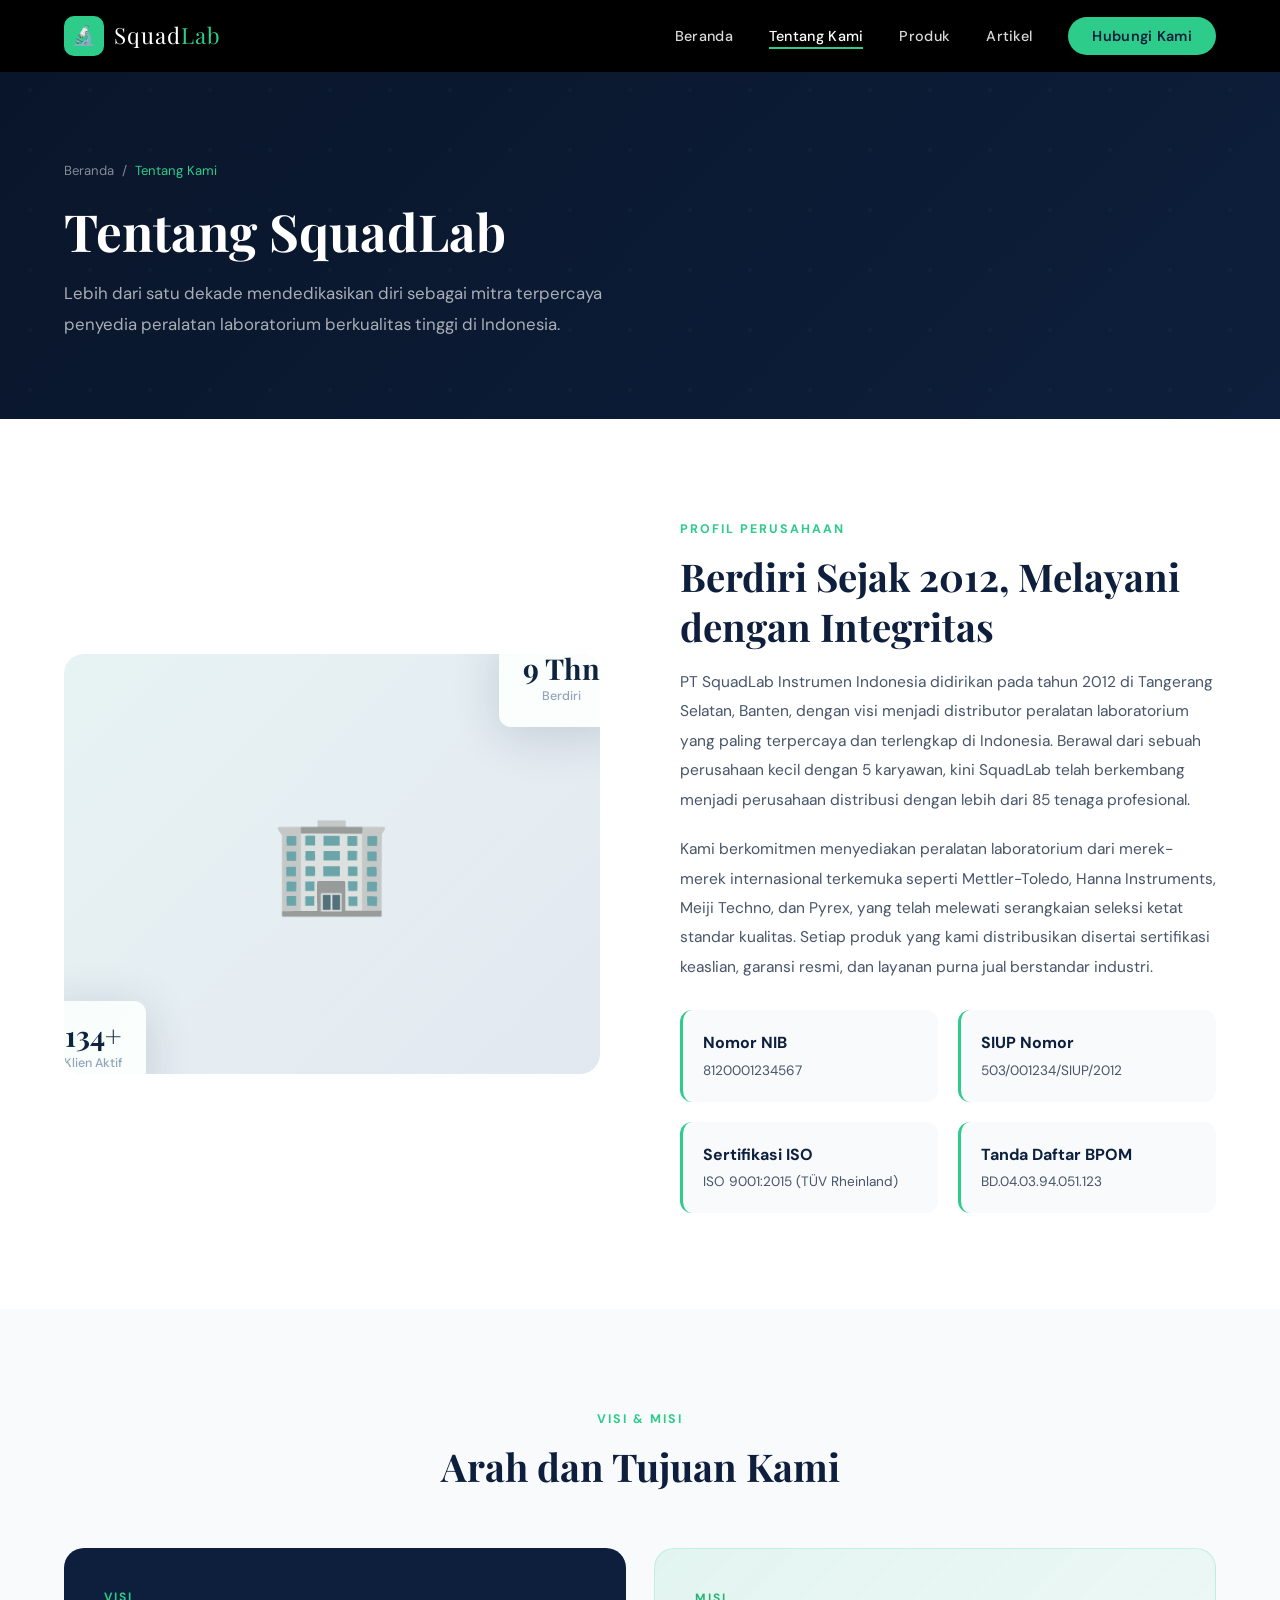
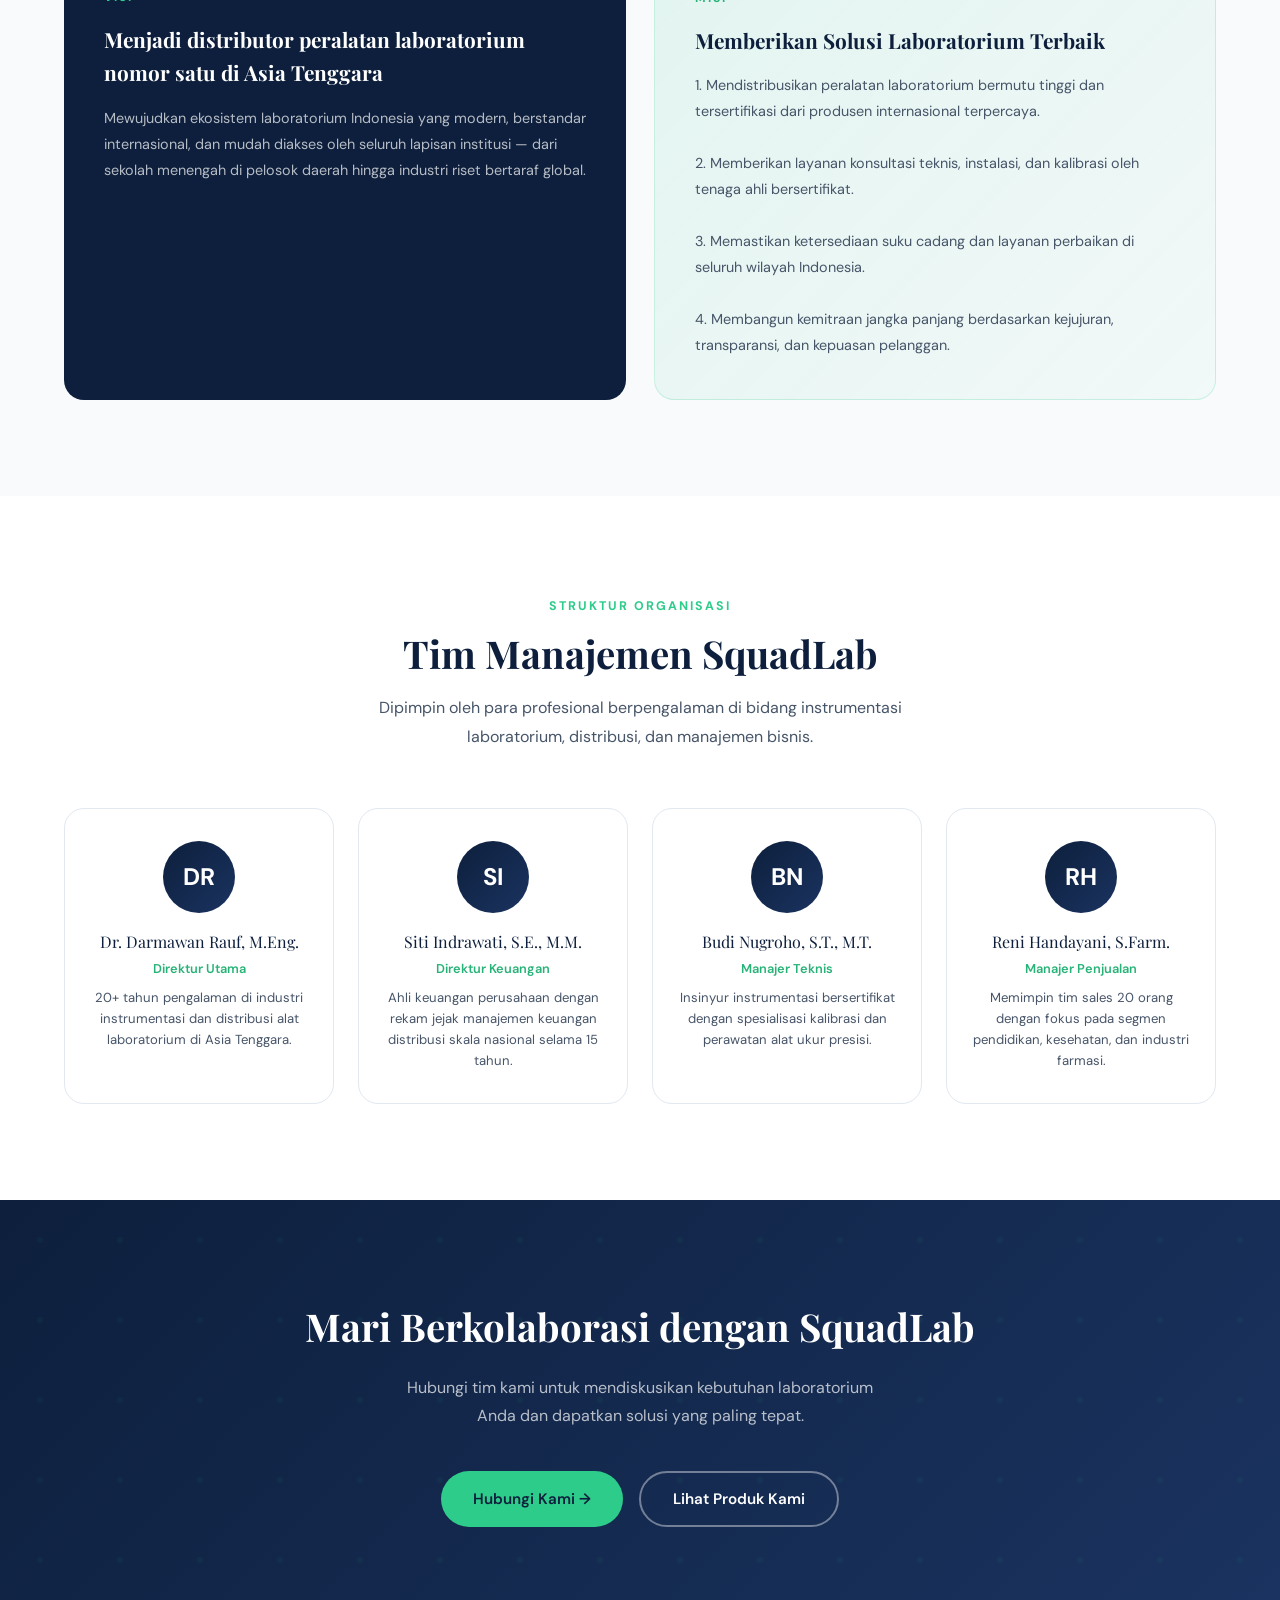
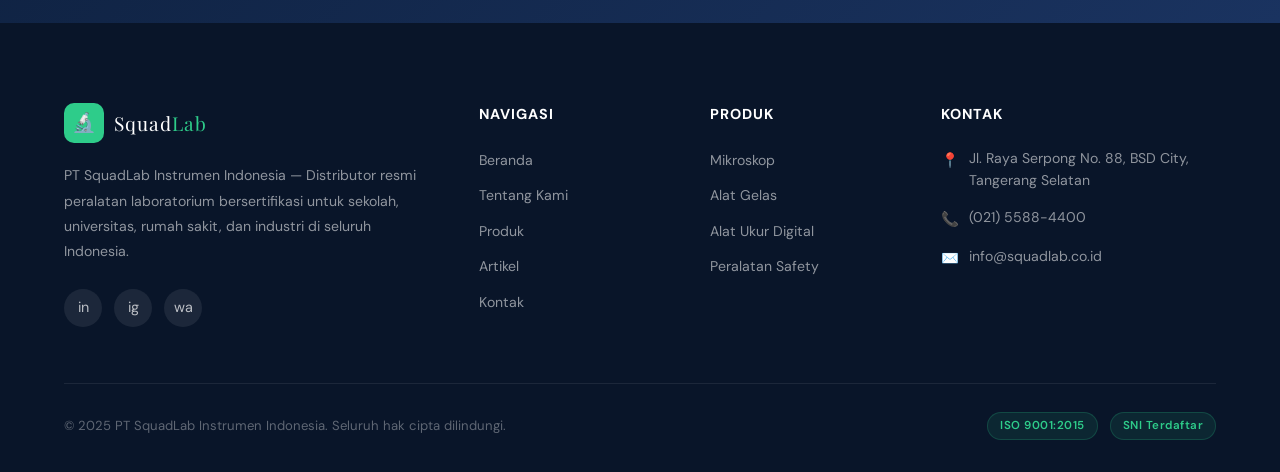
<file: squadlab/about.html>
<!DOCTYPE html>
<html lang="id">
<head>
  <meta charset="UTF-8">
  <meta name="viewport" content="width=device-width, initial-scale=1.0">
  <title>Tentang Kami – SquadLab Distributor Alat Laboratorium</title>
  <meta name="description" content="Kenali lebih dekat PT SquadLab Instrumen Indonesia – sejarah, visi misi, nilai-nilai perusahaan, dan tim di balik layanan distribusi peralatan laboratorium kami.">
  <link rel="stylesheet" href="style.css">
  <link rel="icon" type="image/svg+xml"
href="data:image/svg+xml,%3Csvg xmlns='http://www.w3.org/2000/svg' viewBox='0 0 100 100'%3E%3Ctext y='.9em' font-size='90'%3E%F0%9F%94%AC%3C/text%3E%3C/svg%3E">
</head>
<body>
<div id="page-loader">
  <div class="loader-logo">
    <div class="loader-dot"></div><div class="loader-dot"></div><div class="loader-dot"></div>
    <span>SquadLab</span>
  </div>
</div>

<nav id="navbar">
  <a href="index.html" class="nav-logo">
    <div class="nav-logo-icon">🔬</div>
    <span class="nav-logo-text">Squad<span>Lab</span></span>
  </a>
  <ul class="nav-links">
    <li><a href="index.html">Beranda</a></li>
    <li><a href="about.html">Tentang Kami</a></li>
    <li><a href="products.html">Produk</a></li>
    <li><a href="articles.html">Artikel</a></li>
    <li><a href="contact.html" class="nav-cta">Hubungi Kami</a></li>
  </ul>
  <div class="hamburger"><span></span><span></span><span></span></div>
</nav>

<!-- PAGE HERO -->
<div class="page-hero">
  <div class="page-hero-inner">
    <div class="breadcrumb">
      <a href="index.html">Beranda</a> / <span>Tentang Kami</span>
    </div>
    <h1 class="page-hero-title">Tentang SquadLab</h1>
    <p class="page-hero-subtitle">Lebih dari satu dekade mendedikasikan diri sebagai mitra terpercaya penyedia peralatan laboratorium berkualitas tinggi di Indonesia.</p>
  </div>
</div>

<!-- PROFIL PERUSAHAAN -->
<section class="section">
  <div class="section-inner">
    <div class="about-intro-grid">
      <div class="about-visual fade-in">
        <div class="about-img-frame">🏢
          <div class="about-stat-card top-right">
            <span class="about-stat-num" data-count="12" data-suffix=" Thn">12 Thn</span>
            <div class="about-stat-label">Berdiri</div>
          </div>
          <div class="about-stat-card bottom-left">
            <span class="about-stat-num" data-count="350" data-suffix="+">350+</span>
            <div class="about-stat-label">Klien Aktif</div>
          </div>
        </div>
      </div>
      <div class="fade-up">
        <span class="section-label">Profil Perusahaan</span>
        <h2 class="section-title">Berdiri Sejak 2012, Melayani dengan Integritas</h2>
        <p style="color:var(--gray-600); font-size:0.97rem; line-height:1.9; margin-bottom:20px;">
          PT SquadLab Instrumen Indonesia didirikan pada tahun 2012 di Tangerang Selatan, Banten, dengan visi menjadi distributor peralatan laboratorium yang paling terpercaya dan terlengkap di Indonesia. Berawal dari sebuah perusahaan kecil dengan 5 karyawan, kini SquadLab telah berkembang menjadi perusahaan distribusi dengan lebih dari 85 tenaga profesional.
        </p>
        <p style="color:var(--gray-600); font-size:0.97rem; line-height:1.9; margin-bottom:28px;">
          Kami berkomitmen menyediakan peralatan laboratorium dari merek-merek internasional terkemuka seperti Mettler-Toledo, Hanna Instruments, Meiji Techno, dan Pyrex, yang telah melewati serangkaian seleksi ketat standar kualitas. Setiap produk yang kami distribusikan disertai sertifikasi keaslian, garansi resmi, dan layanan purna jual berstandar industri.
        </p>
        <div style="display:grid; grid-template-columns:1fr 1fr; gap:20px;">
          <div style="background:var(--off-white); border-radius:var(--radius); padding:20px; border-left:3px solid var(--green);">
            <div style="font-weight:700; color:var(--navy); margin-bottom:4px;">Nomor NIB</div>
            <div style="font-size:0.85rem; color:var(--gray-600);">8120001234567</div>
          </div>
          <div style="background:var(--off-white); border-radius:var(--radius); padding:20px; border-left:3px solid var(--green);">
            <div style="font-weight:700; color:var(--navy); margin-bottom:4px;">SIUP Nomor</div>
            <div style="font-size:0.85rem; color:var(--gray-600);">503/001234/SIUP/2012</div>
          </div>
          <div style="background:var(--off-white); border-radius:var(--radius); padding:20px; border-left:3px solid var(--green);">
            <div style="font-weight:700; color:var(--navy); margin-bottom:4px;">Sertifikasi ISO</div>
            <div style="font-size:0.85rem; color:var(--gray-600);">ISO 9001:2015 (TÜV Rheinland)</div>
          </div>
          <div style="background:var(--off-white); border-radius:var(--radius); padding:20px; border-left:3px solid var(--green);">
            <div style="font-weight:700; color:var(--navy); margin-bottom:4px;">Tanda Daftar BPOM</div>
            <div style="font-size:0.85rem; color:var(--gray-600);">BD.04.03.94.051.123</div>
          </div>
        </div>
      </div>
    </div>
  </div>
</section>

<!-- VISI MISI -->
<section class="section clients-section">
  <div class="section-inner">
    <div class="section-header center fade-up">
      <span class="section-label">Visi & Misi</span>
      <h2 class="section-title">Arah dan Tujuan Kami</h2>
    </div>
    <div class="vision-mission-grid fade-up">
      <div class="vm-card vision">
        <div class="vm-card-label">Visi</div>
        <h3 class="vm-card-title">Menjadi distributor peralatan laboratorium nomor satu di Asia Tenggara</h3>
        <p class="vm-card-text">Mewujudkan ekosistem laboratorium Indonesia yang modern, berstandar internasional, dan mudah diakses oleh seluruh lapisan institusi — dari sekolah menengah di pelosok daerah hingga industri riset bertaraf global.</p>
      </div>
      <div class="vm-card mission">
        <div class="vm-card-label">Misi</div>
        <h3 class="vm-card-title">Memberikan Solusi Laboratorium Terbaik</h3>
        <p class="vm-card-text">
          1. Mendistribusikan peralatan laboratorium bermutu tinggi dan tersertifikasi dari produsen internasional terpercaya.<br><br>
          2. Memberikan layanan konsultasi teknis, instalasi, dan kalibrasi oleh tenaga ahli bersertifikat.<br><br>
          3. Memastikan ketersediaan suku cadang dan layanan perbaikan di seluruh wilayah Indonesia.<br><br>
          4. Membangun kemitraan jangka panjang berdasarkan kejujuran, transparansi, dan kepuasan pelanggan.
        </p>
      </div>
    </div>
  </div>
</section>

<!-- TIMELINE -->
<!-- <section class="section">
  <div class="section-inner">
    <div class="section-header fade-up">
      <span class="section-label">Perjalanan Kami</span>
      <h2 class="section-title">Dua Belas Tahun Berkembang Bersama Indonesia</h2>
    </div>
    <div style="max-width:700px;" class="fade-up">
      <div class="timeline">
        <div class="timeline-item">
          <div class="timeline-dot"></div>
          <div class="timeline-year">2012</div>
          <div class="timeline-title">Pendirian SquadLab</div>
          <p class="timeline-text">PT SquadLab Instrumen Indonesia resmi berdiri di BSD City, Tangerang Selatan. Memulai operasional dengan 5 karyawan dan fokus pada distribusi mikroskop dan alat gelas laboratorium untuk sekolah menengah di wilayah Jabodetabek.</p>
        </div>
        <div class="timeline-item">
          <div class="timeline-dot"></div>
          <div class="timeline-year">2014</div>
          <div class="timeline-title">Ekspansi ke Perguruan Tinggi</div>
          <p class="timeline-text">Berhasil menjalin kerjasama resmi dengan Universitas Indonesia dan ITB sebagai salah satu vendor tetap. Memperluas katalog produk dengan menambahkan alat ukur digital dan peralatan analisis kimia.</p>
        </div>
        <div class="timeline-item">
          <div class="timeline-dot"></div>
          <div class="timeline-year">2016</div>
          <div class="timeline-title">Sertifikasi ISO 9001:2015</div>
          <p class="timeline-text">Memperoleh sertifikasi sistem manajemen mutu ISO 9001:2015 dari lembaga TÜV Rheinland. Memperluas jangkauan distribusi ke seluruh Pulau Jawa dan Bali dengan membangun jaringan logistik yang andal.</p>
        </div>
        <div class="timeline-item">
          <div class="timeline-dot"></div>
          <div class="timeline-year">2018</div>
          <div class="timeline-title">Masuk Pasar Industri & Farmasi</div>
          <p class="timeline-text">Memulai kerjasama dengan perusahaan farmasi besar seperti PT Kalbe Farma dan PT Kimia Farma. Membuka divisi khusus untuk melayani kebutuhan laboratorium industri dengan standar GMP (Good Manufacturing Practice).</p>
        </div>
        <div class="timeline-item">
          <div class="timeline-dot"></div>
          <div class="timeline-year">2020</div>
          <div class="timeline-title">Jangkauan Nasional & Platform Digital</div>
          <p class="timeline-text">Meluncurkan platform pemesanan digital dan memperluas jaringan distribusi ke seluruh 34 provinsi di Indonesia. Menambah 25 tenaga teknisi terlatih untuk mendukung layanan instalasi dan kalibrasi di luar Jawa.</p>
        </div>
        <div class="timeline-item">
          <div class="timeline-dot"></div>
          <div class="timeline-year">2024</div>
          <div class="timeline-title">Penghargaan & 350+ Klien Aktif</div>
          <p class="timeline-text">Meraih penghargaan "Best Laboratory Equipment Distributor" dari Asosiasi Distributor Alat Kesehatan Indonesia (ADAKI). Kini melayani lebih dari 350 institusi aktif dengan lebih dari 2.500 SKU produk tersedia.</p>
        </div>
      </div>
    </div>
  </div>
</section> -->

<!-- VALUES -->
<!-- <section class="section clients-section">
  <div class="section-inner">
    <div class="section-header center fade-up">
      <span class="section-label">Nilai Perusahaan</span>
      <h2 class="section-title">Prinsip yang Melandasi Setiap Langkah Kami</h2>
    </div>
    <div class="values-grid stagger-children">
      <div class="value-card">
        <div class="value-icon">🎯</div>
        <div class="value-title">Integritas</div>
        <p class="value-text">Kami berbisnis dengan jujur dan transparan dalam setiap aspek — dari harga, spesifikasi produk, hingga tenggat pengiriman.</p>
      </div>
      <div class="value-card">
        <div class="value-icon">✨</div>
        <div class="value-title">Keunggulan</div>
        <p class="value-text">Standar kualitas produk dan layanan kami tidak pernah dikompromikan demi memastikan kepuasan pelanggan tertinggi.</p>
      </div>
      <div class="value-card">
        <div class="value-icon">🤝</div>
        <div class="value-title">Kemitraan</div>
        <p class="value-text">Kami membangun hubungan jangka panjang sebagai mitra strategis, bukan sekadar pemasok produk.</p>
      </div>
      <div class="value-card">
        <div class="value-icon">💡</div>
        <div class="value-title">Inovasi</div>
        <p class="value-text">Kami terus memperbarui portofolio produk dan layanan untuk mengikuti perkembangan teknologi laboratorium terkini.</p>
      </div>
      <div class="value-card">
        <div class="value-icon">🌿</div>
        <div class="value-title">Keberlanjutan</div>
        <p class="value-text">Kami berkomitmen pada praktik bisnis yang bertanggung jawab terhadap lingkungan dan memberikan dampak sosial positif.</p>
      </div>
    </div>
  </div>
</section> -->

<!-- TIM ORGANISASI -->
<section class="section">
  <div class="section-inner">
    <div class="section-header center fade-up">
      <span class="section-label">Struktur Organisasi</span>
      <h2 class="section-title">Tim Manajemen SquadLab</h2>
      <p class="section-subtitle">Dipimpin oleh para profesional berpengalaman di bidang instrumentasi laboratorium, distribusi, dan manajemen bisnis.</p>
    </div>
    <div class="org-grid stagger-children">
      <div class="org-card">
        <div class="org-avatar">DR</div>
        <div class="org-name">Dr. Darmawan Rauf, M.Eng.</div>
        <div class="org-title">Direktur Utama</div>
        <p class="org-desc">20+ tahun pengalaman di industri instrumentasi dan distribusi alat laboratorium di Asia Tenggara.</p>
      </div>
      <div class="org-card">
        <div class="org-avatar">SI</div>
        <div class="org-name">Siti Indrawati, S.E., M.M.</div>
        <div class="org-title">Direktur Keuangan</div>
        <p class="org-desc">Ahli keuangan perusahaan dengan rekam jejak manajemen keuangan distribusi skala nasional selama 15 tahun.</p>
      </div>
      <div class="org-card">
        <div class="org-avatar">BN</div>
        <div class="org-name">Budi Nugroho, S.T., M.T.</div>
        <div class="org-title">Manajer Teknis</div>
        <p class="org-desc">Insinyur instrumentasi bersertifikat dengan spesialisasi kalibrasi dan perawatan alat ukur presisi.</p>
      </div>
      <div class="org-card">
        <div class="org-avatar">RH</div>
        <div class="org-name">Reni Handayani, S.Farm.</div>
        <div class="org-title">Manajer Penjualan</div>
        <p class="org-desc">Memimpin tim sales 20 orang dengan fokus pada segmen pendidikan, kesehatan, dan industri farmasi.</p>
      </div>
    </div>
  </div>
</section>

<!-- CTA -->
<section class="section cta-section">
  <div class="section-inner">
    <div class="fade-up">
      <h2 class="cta-title">Mari Berkolaborasi dengan SquadLab</h2>
      <p class="cta-subtitle">Hubungi tim kami untuk mendiskusikan kebutuhan laboratorium Anda dan dapatkan solusi yang paling tepat.</p>
      <div class="cta-buttons">
        <a href="contact.html" class="btn btn-primary">Hubungi Kami →</a>
        <a href="products.html" class="btn btn-outline">Lihat Produk Kami</a>
      </div>
    </div>
  </div>
</section>

<footer>
  <div class="footer-grid">
    <div class="footer-brand">
      <a href="index.html" class="nav-logo">
        <div class="nav-logo-icon">🔬</div>
        <span class="nav-logo-text" style="font-size:1.2rem">Squad<span>Lab</span></span>
      </a>
      <p class="footer-desc">PT SquadLab Instrumen Indonesia — Distributor resmi peralatan laboratorium bersertifikasi untuk sekolah, universitas, rumah sakit, dan industri di seluruh Indonesia.</p>
      <div class="footer-socials">
        <a href="#" class="social-link">in</a><a href="#" class="social-link">ig</a><a href="#" class="social-link">wa</a>
      </div>
    </div>
    <div>
      <div class="footer-heading">Navigasi</div>
      <ul class="footer-links">
        <li><a href="index.html">Beranda</a></li>
        <li><a href="about.html">Tentang Kami</a></li>
        <li><a href="products.html">Produk</a></li>
        <li><a href="articles.html">Artikel</a></li>
        <li><a href="contact.html">Kontak</a></li>
      </ul>
    </div>
    <div>
      <div class="footer-heading">Produk</div>
      <ul class="footer-links">
        <li><a href="products.html">Mikroskop</a></li>
        <li><a href="products.html">Alat Gelas</a></li>
        <li><a href="products.html">Alat Ukur Digital</a></li>
        <li><a href="products.html">Peralatan Safety</a></li>
      </ul>
    </div>
    <div>
      <div class="footer-heading">Kontak</div>
      <div class="footer-contact-item"><span class="icon">📍</span><span>Jl. Raya Serpong No. 88, BSD City, Tangerang Selatan</span></div>
      <div class="footer-contact-item"><span class="icon">📞</span><span>(021) 5588-4400</span></div>
      <div class="footer-contact-item"><span class="icon">✉️</span><span>info@squadlab.co.id</span></div>
    </div>
  </div>
  <div class="footer-bottom">
    <p>© 2025 PT SquadLab Instrumen Indonesia. Seluruh hak cipta dilindungi.</p>
    <div class="footer-cert">
      <span class="cert-badge">ISO 9001:2015</span>
      <span class="cert-badge">SNI Terdaftar</span>
    </div>
  </div>
</footer>
<button id="back-to-top">↑</button>
<script src="script.js"></script>
</body>
</html>
</file>
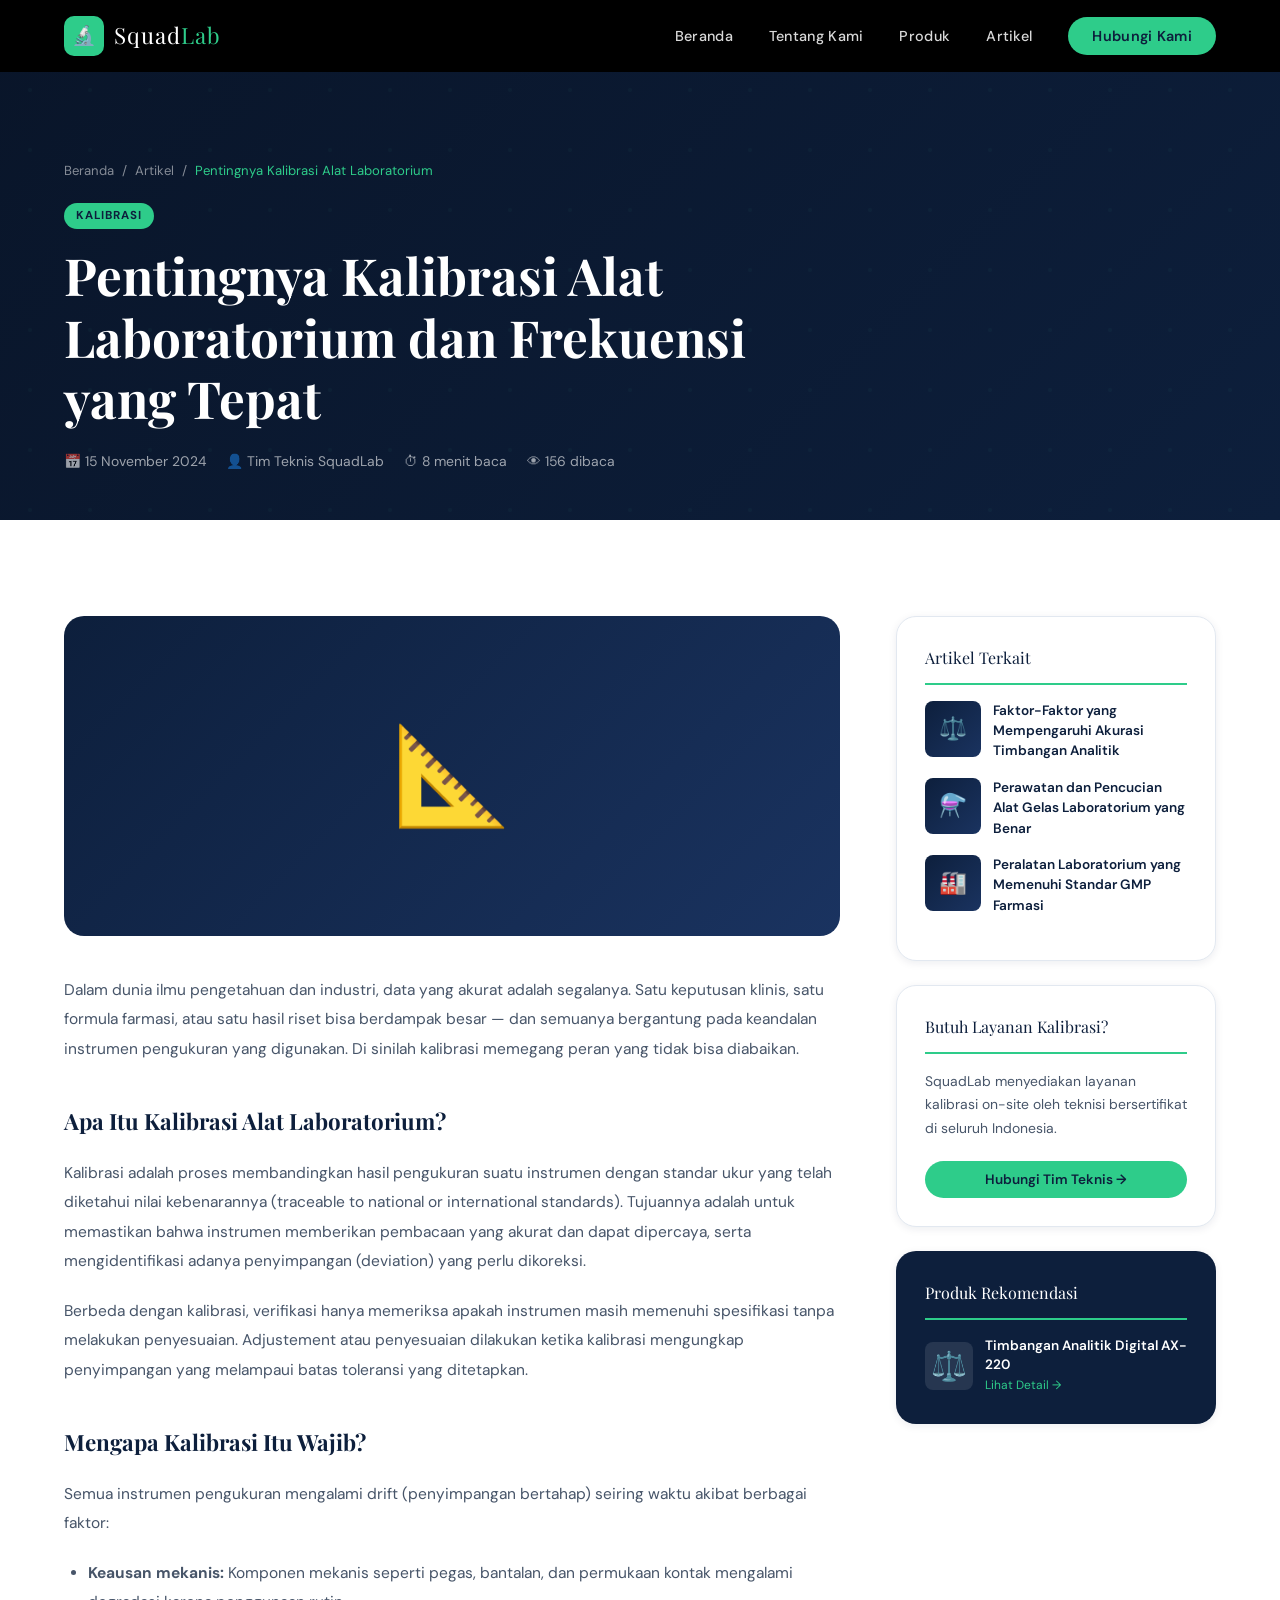
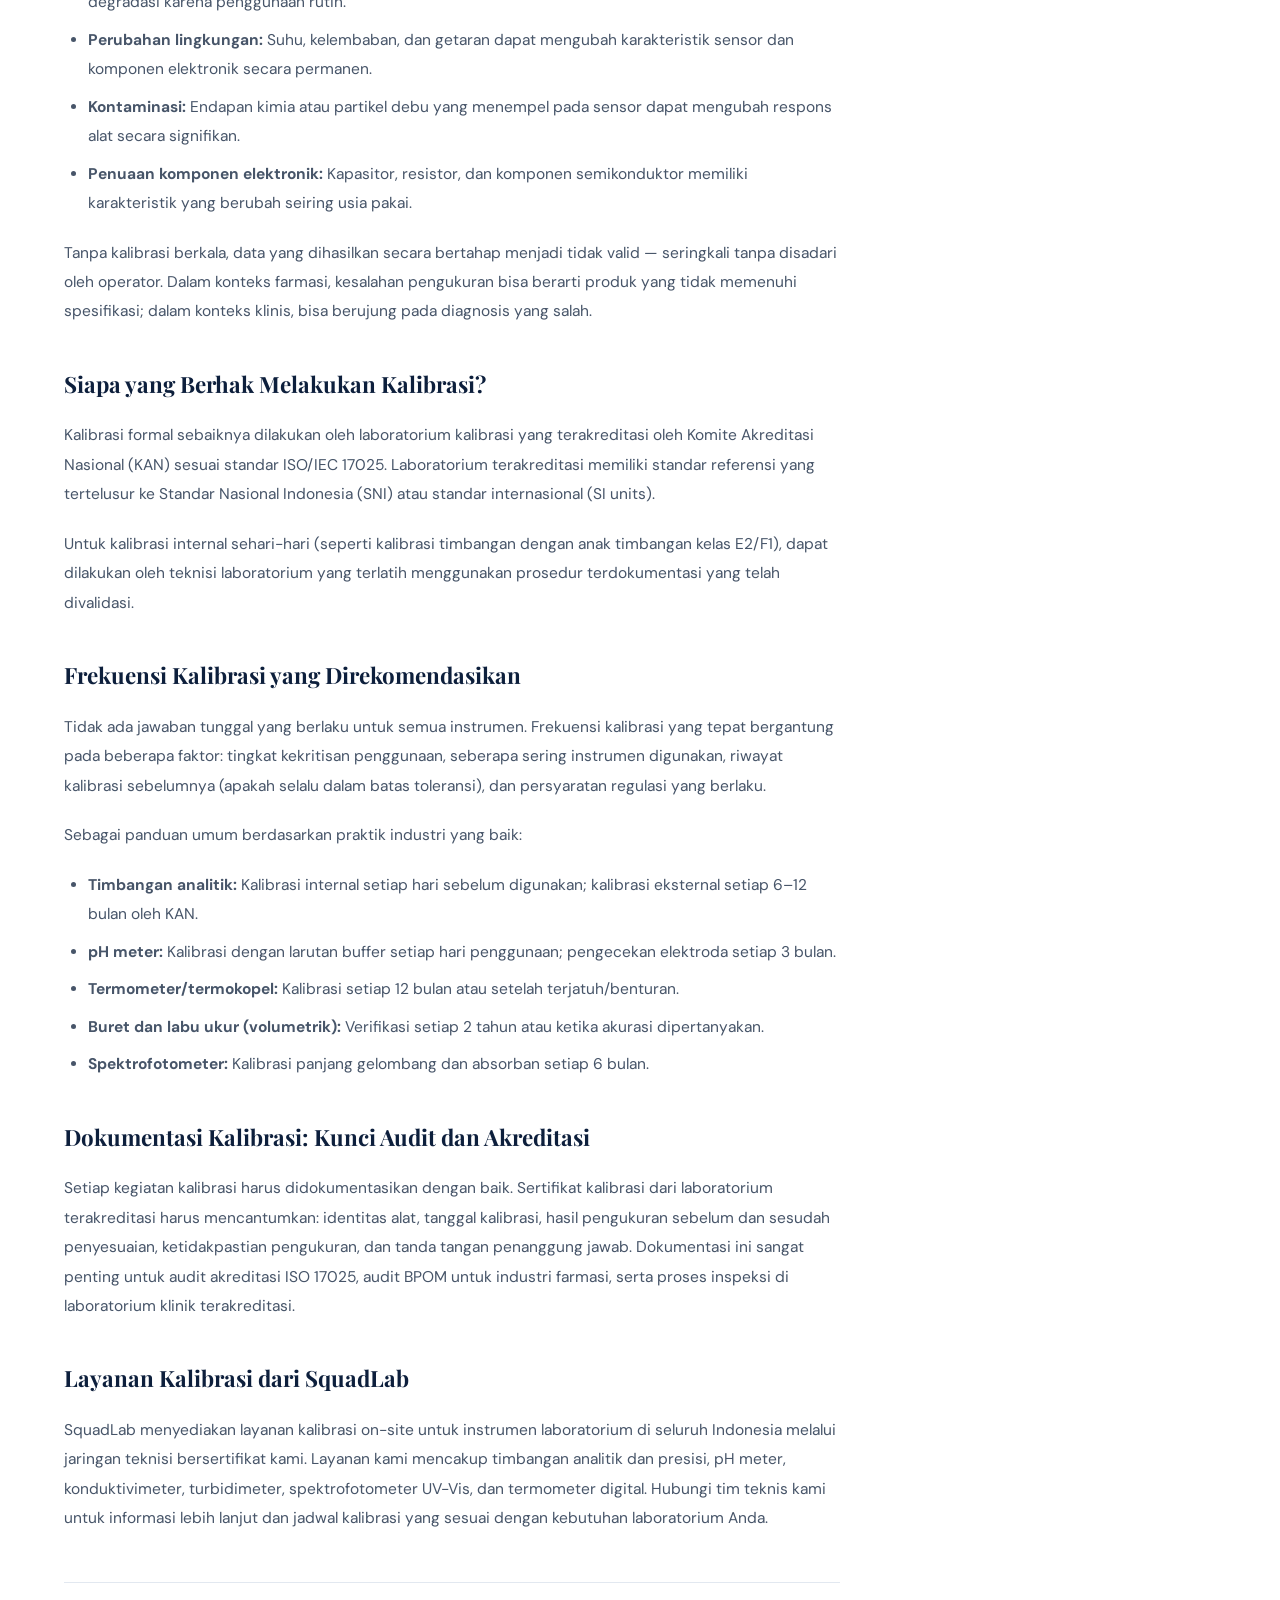
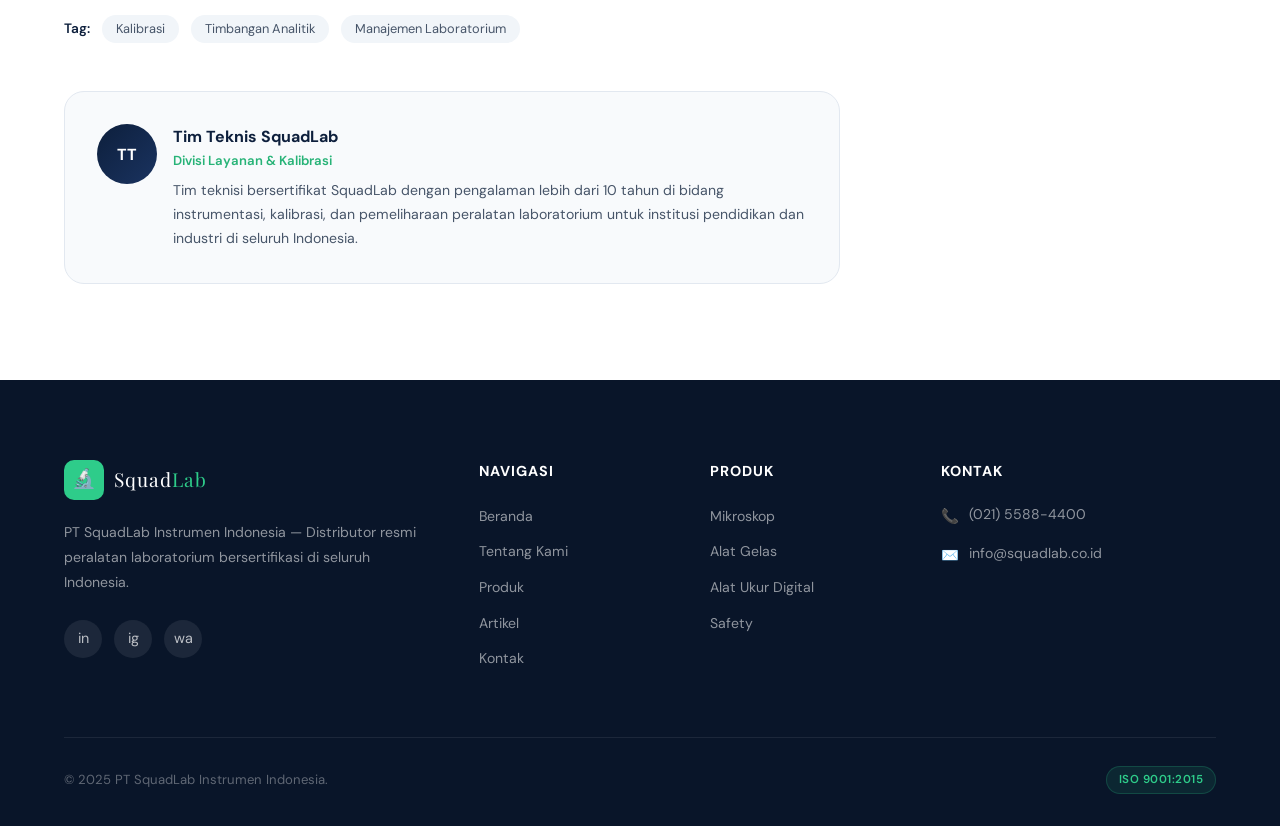
<file: squadlab/article-detail.html>
<!DOCTYPE html>
<html lang="id">
<head>
  <meta charset="UTF-8">
  <meta name="viewport" content="width=device-width, initial-scale=1.0">
  <title>Pentingnya Kalibrasi Alat Laboratorium – SquadLab</title>
  <meta name="description" content="Kalibrasi alat laboratorium adalah kunci akurasi data ilmiah. Pelajari mengapa kalibrasi wajib dilakukan, kapan harus dikalibrasi, dan bagaimana prosedurnya.">
  <link rel="stylesheet" href="style.css">
  <link rel="icon" type="image/svg+xml"
href="data:image/svg+xml,%3Csvg xmlns='http://www.w3.org/2000/svg' viewBox='0 0 100 100'%3E%3Ctext y='.9em' font-size='90'%3E%F0%9F%94%AC%3C/text%3E%3C/svg%3E">
</head>
<body>
<div id="page-loader"><div class="loader-logo"><div class="loader-dot"></div><div class="loader-dot"></div><div class="loader-dot"></div><span>SquadLab</span></div></div>
<nav id="navbar">
  <a href="index.html" class="nav-logo"><div class="nav-logo-icon">🔬</div><span class="nav-logo-text">Squad<span>Lab</span></span></a>
  <ul class="nav-links">
    <li><a href="index.html">Beranda</a></li>
    <li><a href="about.html">Tentang Kami</a></li>
    <li><a href="products.html">Produk</a></li>
    <li><a href="articles.html">Artikel</a></li>
    <li><a href="contact.html" class="nav-cta">Hubungi Kami</a></li>
  </ul>
  <div class="hamburger"><span></span><span></span><span></span></div>
</nav>

<div class="page-hero" style="padding-bottom:48px;">
  <div class="page-hero-inner">
    <div class="breadcrumb"><a href="index.html">Beranda</a> / <a href="articles.html">Artikel</a> / <span>Pentingnya Kalibrasi Alat Laboratorium</span></div>
    <span style="display:inline-block;background:var(--green);color:var(--navy);font-size:0.72rem;font-weight:700;padding:4px 12px;border-radius:50px;text-transform:uppercase;letter-spacing:1px;margin-bottom:16px;">Kalibrasi</span>
    <h1 class="page-hero-title" style="max-width:700px;">Pentingnya Kalibrasi Alat Laboratorium dan Frekuensi yang Tepat</h1>
    <div style="display:flex;gap:20px;flex-wrap:wrap;margin-top:20px;">
      <span style="color:rgba(255,255,255,0.6);font-size:0.87rem;">📅 15 November 2024</span>
      <span style="color:rgba(255,255,255,0.6);font-size:0.87rem;">👤 Tim Teknis SquadLab</span>
      <span style="color:rgba(255,255,255,0.6);font-size:0.87rem;">⏱ 8 menit baca</span>
      <span style="color:rgba(255,255,255,0.6);font-size:0.87rem;">👁 156 dibaca</span>
    </div>
  </div>
</div>

<section class="section">
  <div class="section-inner">
    <div class="article-content-grid">
      <article>
        <div class="article-hero-img">📐</div>

        <div class="article-content-body fade-up">
          <p>Dalam dunia ilmu pengetahuan dan industri, data yang akurat adalah segalanya. Satu keputusan klinis, satu formula farmasi, atau satu hasil riset bisa berdampak besar — dan semuanya bergantung pada keandalan instrumen pengukuran yang digunakan. Di sinilah kalibrasi memegang peran yang tidak bisa diabaikan.</p>

          <h2>Apa Itu Kalibrasi Alat Laboratorium?</h2>
          <p>Kalibrasi adalah proses membandingkan hasil pengukuran suatu instrumen dengan standar ukur yang telah diketahui nilai kebenarannya (traceable to national or international standards). Tujuannya adalah untuk memastikan bahwa instrumen memberikan pembacaan yang akurat dan dapat dipercaya, serta mengidentifikasi adanya penyimpangan (deviation) yang perlu dikoreksi.</p>
          <p>Berbeda dengan kalibrasi, verifikasi hanya memeriksa apakah instrumen masih memenuhi spesifikasi tanpa melakukan penyesuaian. Adjustement atau penyesuaian dilakukan ketika kalibrasi mengungkap penyimpangan yang melampaui batas toleransi yang ditetapkan.</p>

          <h2>Mengapa Kalibrasi Itu Wajib?</h2>
          <p>Semua instrumen pengukuran mengalami drift (penyimpangan bertahap) seiring waktu akibat berbagai faktor:</p>
          <ul>
            <li><strong>Keausan mekanis:</strong> Komponen mekanis seperti pegas, bantalan, dan permukaan kontak mengalami degradasi karena penggunaan rutin.</li>
            <li><strong>Perubahan lingkungan:</strong> Suhu, kelembaban, dan getaran dapat mengubah karakteristik sensor dan komponen elektronik secara permanen.</li>
            <li><strong>Kontaminasi:</strong> Endapan kimia atau partikel debu yang menempel pada sensor dapat mengubah respons alat secara signifikan.</li>
            <li><strong>Penuaan komponen elektronik:</strong> Kapasitor, resistor, dan komponen semikonduktor memiliki karakteristik yang berubah seiring usia pakai.</li>
          </ul>
          <p>Tanpa kalibrasi berkala, data yang dihasilkan secara bertahap menjadi tidak valid — seringkali tanpa disadari oleh operator. Dalam konteks farmasi, kesalahan pengukuran bisa berarti produk yang tidak memenuhi spesifikasi; dalam konteks klinis, bisa berujung pada diagnosis yang salah.</p>

          <h2>Siapa yang Berhak Melakukan Kalibrasi?</h2>
          <p>Kalibrasi formal sebaiknya dilakukan oleh laboratorium kalibrasi yang terakreditasi oleh Komite Akreditasi Nasional (KAN) sesuai standar ISO/IEC 17025. Laboratorium terakreditasi memiliki standar referensi yang tertelusur ke Standar Nasional Indonesia (SNI) atau standar internasional (SI units).</p>
          <p>Untuk kalibrasi internal sehari-hari (seperti kalibrasi timbangan dengan anak timbangan kelas E2/F1), dapat dilakukan oleh teknisi laboratorium yang terlatih menggunakan prosedur terdokumentasi yang telah divalidasi.</p>

          <h2>Frekuensi Kalibrasi yang Direkomendasikan</h2>
          <p>Tidak ada jawaban tunggal yang berlaku untuk semua instrumen. Frekuensi kalibrasi yang tepat bergantung pada beberapa faktor: tingkat kekritisan penggunaan, seberapa sering instrumen digunakan, riwayat kalibrasi sebelumnya (apakah selalu dalam batas toleransi), dan persyaratan regulasi yang berlaku.</p>
          <p>Sebagai panduan umum berdasarkan praktik industri yang baik:</p>
          <ul>
            <li><strong>Timbangan analitik:</strong> Kalibrasi internal setiap hari sebelum digunakan; kalibrasi eksternal setiap 6–12 bulan oleh KAN.</li>
            <li><strong>pH meter:</strong> Kalibrasi dengan larutan buffer setiap hari penggunaan; pengecekan elektroda setiap 3 bulan.</li>
            <li><strong>Termometer/termokopel:</strong> Kalibrasi setiap 12 bulan atau setelah terjatuh/benturan.</li>
            <li><strong>Buret dan labu ukur (volumetrik):</strong> Verifikasi setiap 2 tahun atau ketika akurasi dipertanyakan.</li>
            <li><strong>Spektrofotometer:</strong> Kalibrasi panjang gelombang dan absorban setiap 6 bulan.</li>
          </ul>

          <h2>Dokumentasi Kalibrasi: Kunci Audit dan Akreditasi</h2>
          <p>Setiap kegiatan kalibrasi harus didokumentasikan dengan baik. Sertifikat kalibrasi dari laboratorium terakreditasi harus mencantumkan: identitas alat, tanggal kalibrasi, hasil pengukuran sebelum dan sesudah penyesuaian, ketidakpastian pengukuran, dan tanda tangan penanggung jawab. Dokumentasi ini sangat penting untuk audit akreditasi ISO 17025, audit BPOM untuk industri farmasi, serta proses inspeksi di laboratorium klinik terakreditasi.</p>

          <h2>Layanan Kalibrasi dari SquadLab</h2>
          <p>SquadLab menyediakan layanan kalibrasi on-site untuk instrumen laboratorium di seluruh Indonesia melalui jaringan teknisi bersertifikat kami. Layanan kami mencakup timbangan analitik dan presisi, pH meter, konduktivimeter, turbidimeter, spektrofotometer UV-Vis, dan termometer digital. Hubungi tim teknis kami untuk informasi lebih lanjut dan jadwal kalibrasi yang sesuai dengan kebutuhan laboratorium Anda.</p>
        </div>

        <div style="margin-top:48px; padding-top:32px; border-top:1px solid var(--gray-200);" class="fade-up">
          <div style="display:flex;gap:12px;flex-wrap:wrap;align-items:center;">
            <span style="font-size:0.85rem;font-weight:600;color:var(--navy);">Tag:</span>
            <span style="background:var(--gray-100);color:var(--gray-600);padding:4px 14px;border-radius:50px;font-size:0.8rem;">Kalibrasi</span>
            <span style="background:var(--gray-100);color:var(--gray-600);padding:4px 14px;border-radius:50px;font-size:0.8rem;">Timbangan Analitik</span>
            <span style="background:var(--gray-100);color:var(--gray-600);padding:4px 14px;border-radius:50px;font-size:0.8rem;">Manajemen Laboratorium</span>
          </div>
        </div>

        <div style="background:var(--off-white);border-radius:var(--radius-lg);padding:32px;margin-top:48px;border:1px solid var(--gray-200);" class="fade-up">
          <div style="display:flex;gap:16px;align-items:flex-start;">
            <div style="width:60px;height:60px;background:linear-gradient(135deg,var(--navy),var(--navy-light));border-radius:50%;display:flex;align-items:center;justify-content:center;color:var(--white);font-weight:700;flex-shrink:0;">TT</div>
            <div>
              <div style="font-weight:700;color:var(--navy);">Tim Teknis SquadLab</div>
              <div style="font-size:0.82rem;color:var(--green-dark);font-weight:600;margin-bottom:8px;">Divisi Layanan & Kalibrasi</div>
              <p style="font-size:0.88rem;color:var(--gray-600);line-height:1.7;">Tim teknisi bersertifikat SquadLab dengan pengalaman lebih dari 10 tahun di bidang instrumentasi, kalibrasi, dan pemeliharaan peralatan laboratorium untuk institusi pendidikan dan industri di seluruh Indonesia.</p>
            </div>
          </div>
        </div>
      </article>

      <!-- SIDEBAR -->
      <aside>
        <div class="article-sidebar-card fade-in">
          <div class="sidebar-title">Artikel Terkait</div>
          <a href="article-detail2.html" class="sidebar-article">
            <div class="sidebar-article-img">⚖️</div>
            <div class="sidebar-article-title">Faktor-Faktor yang Mempengaruhi Akurasi Timbangan Analitik</div>
          </a>
          <a href="article-detail3.html" class="sidebar-article">
            <div class="sidebar-article-img">⚗️</div>
            <div class="sidebar-article-title">Perawatan dan Pencucian Alat Gelas Laboratorium yang Benar</div>
          </a>
          <a href="article-detail4.html" class="sidebar-article">
            <div class="sidebar-article-img">🏭</div>
            <div class="sidebar-article-title">Peralatan Laboratorium yang Memenuhi Standar GMP Farmasi</div>
          </a>
        </div>

        <div class="article-sidebar-card fade-in">
          <div class="sidebar-title">Butuh Layanan Kalibrasi?</div>
          <p style="font-size:0.87rem;color:var(--gray-600);line-height:1.7;margin-bottom:20px;">SquadLab menyediakan layanan kalibrasi on-site oleh teknisi bersertifikat di seluruh Indonesia.</p>
          <a href="contact.html" class="btn btn-primary btn-sm" style="width:100%;justify-content:center;">Hubungi Tim Teknis →</a>
        </div>

        <div class="article-sidebar-card fade-in" style="background:var(--navy);border-color:transparent;">
          <div class="sidebar-title" style="color:var(--white);">Produk Rekomendasi</div>
          <a href="product-detail4.html" style="text-decoration:none;display:flex;gap:12px;align-items:center;">
            <div style="font-size:1.8rem;width:48px;height:48px;background:rgba(255,255,255,0.1);border-radius:8px;display:flex;align-items:center;justify-content:center;flex-shrink:0;">⚖️</div>
            <div>
              <div style="font-size:0.85rem;font-weight:600;color:var(--white);line-height:1.4;transition:color var(--transition);">Timbangan Analitik Digital AX-220</div>
              <div style="font-size:0.75rem;color:var(--green);margin-top:2px;">Lihat Detail →</div>
            </div>
          </a>
        </div>
      </aside>
    </div>
  </div>
</section>

<footer>
  <div class="footer-grid">
    <div class="footer-brand"><a href="index.html" class="nav-logo"><div class="nav-logo-icon">🔬</div><span class="nav-logo-text" style="font-size:1.2rem">Squad<span>Lab</span></span></a><p class="footer-desc">PT SquadLab Instrumen Indonesia — Distributor resmi peralatan laboratorium bersertifikasi di seluruh Indonesia.</p><div class="footer-socials"><a href="#" class="social-link">in</a><a href="#" class="social-link">ig</a><a href="#" class="social-link">wa</a></div></div>
    <div><div class="footer-heading">Navigasi</div><ul class="footer-links"><li><a href="index.html">Beranda</a></li><li><a href="about.html">Tentang Kami</a></li><li><a href="products.html">Produk</a></li><li><a href="articles.html">Artikel</a></li><li><a href="contact.html">Kontak</a></li></ul></div>
    <div><div class="footer-heading">Produk</div><ul class="footer-links"><li><a href="products.html">Mikroskop</a></li><li><a href="products.html">Alat Gelas</a></li><li><a href="products.html">Alat Ukur Digital</a></li><li><a href="products.html">Safety</a></li></ul></div>
    <div><div class="footer-heading">Kontak</div><div class="footer-contact-item"><span class="icon">📞</span><span>(021) 5588-4400</span></div><div class="footer-contact-item"><span class="icon">✉️</span><span>info@squadlab.co.id</span></div></div>
  </div>
  <div class="footer-bottom"><p>© 2025 PT SquadLab Instrumen Indonesia.</p><div class="footer-cert"><span class="cert-badge">ISO 9001:2015</span></div></div>
</footer>
<button id="back-to-top">↑</button>
<script src="script.js"></script>
</body>
</html>
</file>
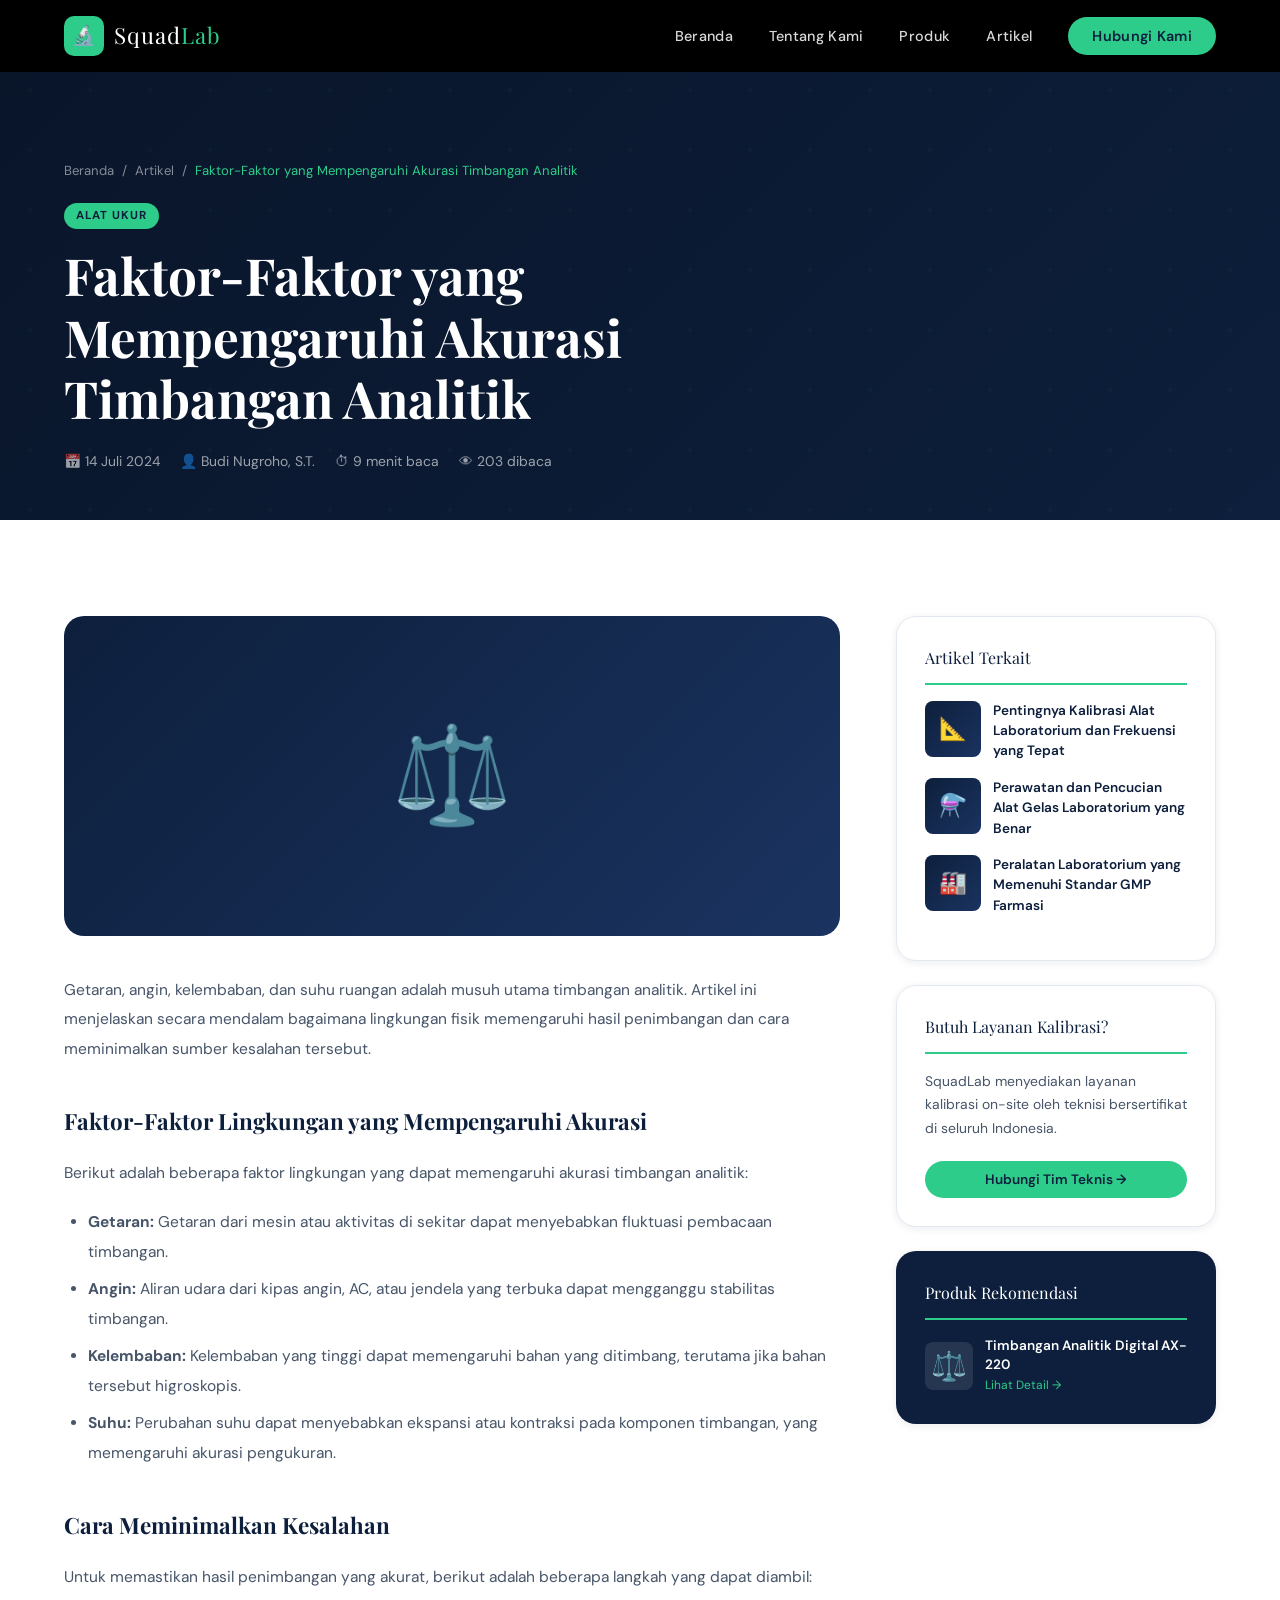
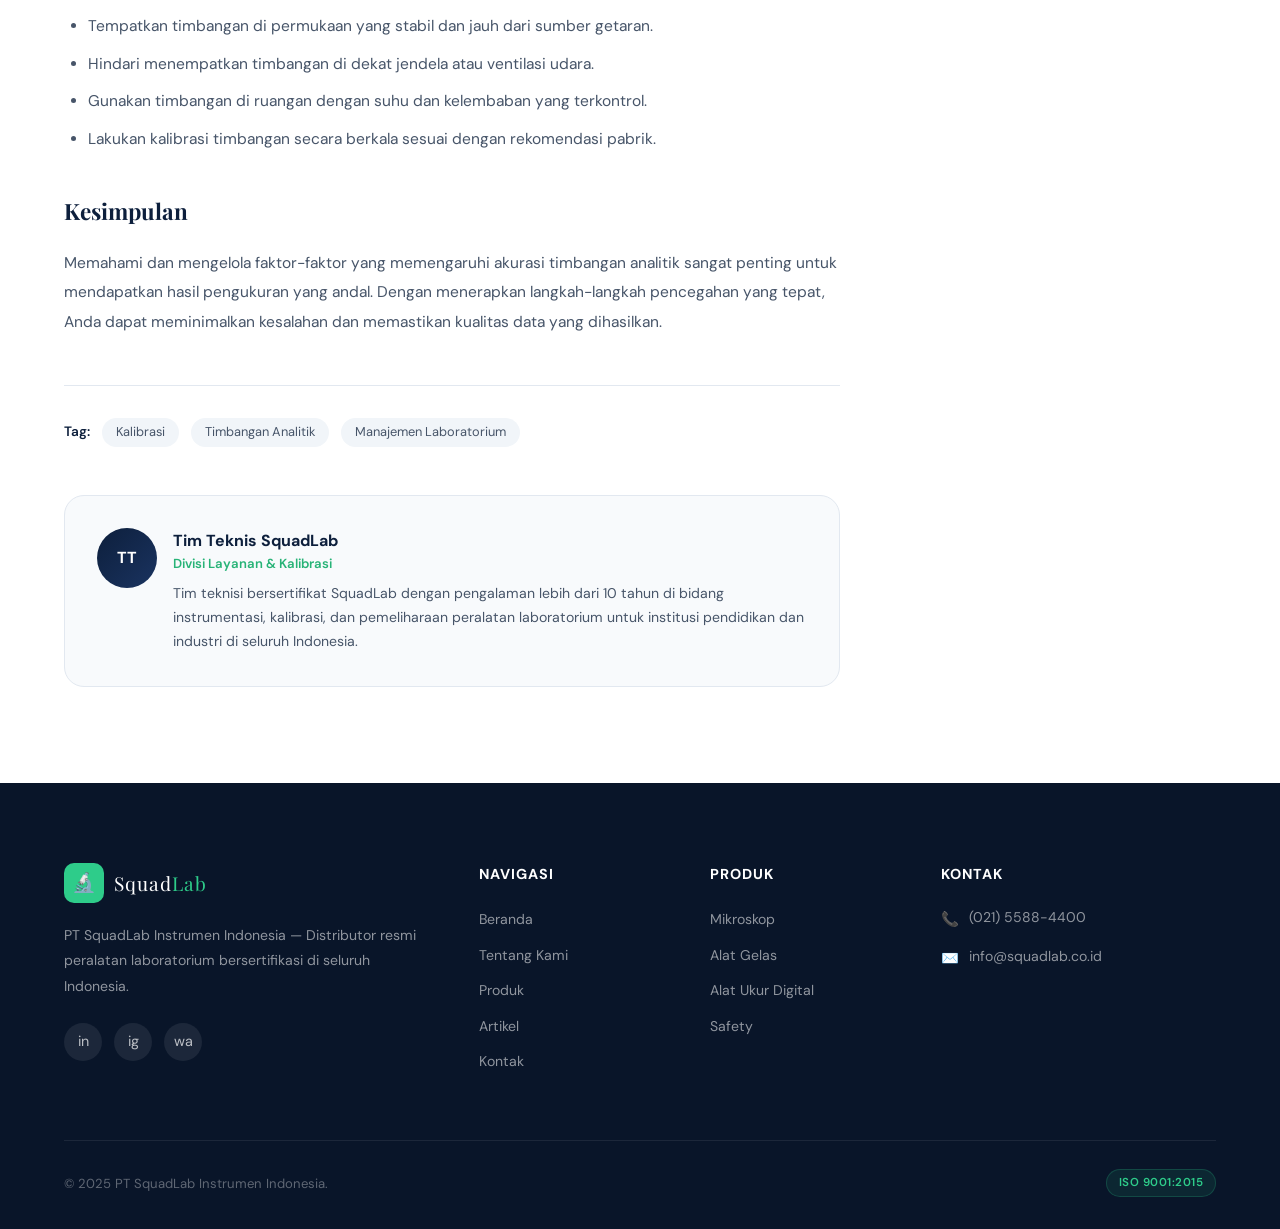
<file: squadlab/article-detail2.html>
<!DOCTYPE html>
<html lang="id">
<head>
  <meta charset="UTF-8">
  <meta name="viewport" content="width=device-width, initial-scale=1.0">
  <title>Faktor-Faktor yang Mempengaruhi Akurasi Timbangan Analitik – SquadLab</title>
  <meta name="description" content="Getaran, angin, kelembaban, dan suhu ruangan adalah musuh utama timbangan analitik. Artikel ini menjelaskan secara mendalam bagaimana lingkungan fisik memengaruhi hasil penimbangan dan cara meminimalkan sumber kesalahan tersebut.">
  <link rel="stylesheet" href="style.css">
  <link rel="icon" type="image/svg+xml"
href="data:image/svg+xml,%3Csvg xmlns='http://www.w3.org/2000/svg' viewBox='0 0 100 100'%3E%3Ctext y='.9em' font-size='90'%3E%F0%9F%94%AC%3C/text%3E%3C/svg%3E">
</head>
<body>
<div id="page-loader"><div class="loader-logo"><div class="loader-dot"></div><div class="loader-dot"></div><div class="loader-dot"></div><span>SquadLab</span></div></div>
<nav id="navbar">
  <a href="index.html" class="nav-logo"><div class="nav-logo-icon">🔬</div><span class="nav-logo-text">Squad<span>Lab</span></span></a>
  <ul class="nav-links">
    <li><a href="index.html">Beranda</a></li>
    <li><a href="about.html">Tentang Kami</a></li>
    <li><a href="products.html">Produk</a></li>
    <li><a href="articles.html">Artikel</a></li>
    <li><a href="contact.html" class="nav-cta">Hubungi Kami</a></li>
  </ul>
  <div class="hamburger"><span></span><span></span><span></span></div>
</nav>

<div class="page-hero" style="padding-bottom:48px;">
  <div class="page-hero-inner">
    <div class="breadcrumb"><a href="index.html">Beranda</a> / <a href="articles.html">Artikel</a> / <span>Faktor-Faktor yang Mempengaruhi Akurasi Timbangan Analitik</span></div>
    <span style="display:inline-block;background:var(--green);color:var(--navy);font-size:0.72rem;font-weight:700;padding:4px 12px;border-radius:50px;text-transform:uppercase;letter-spacing:1px;margin-bottom:16px;">Alat Ukur</span>
    <h1 class="page-hero-title" style="max-width:700px;">Faktor-Faktor yang Mempengaruhi Akurasi Timbangan Analitik</h1>
    <div style="display:flex;gap:20px;flex-wrap:wrap;margin-top:20px;">
      <span style="color:rgba(255,255,255,0.6);font-size:0.87rem;">📅 14 Juli 2024</span>
      <span style="color:rgba(255,255,255,0.6);font-size:0.87rem;">👤 Budi Nugroho, S.T.</span>
      <span style="color:rgba(255,255,255,0.6);font-size:0.87rem;">⏱ 9 menit baca</span>
      <span style="color:rgba(255,255,255,0.6);font-size:0.87rem;">👁 203 dibaca</span>
    </div>
  </div>
</div>

<section class="section">
  <div class="section-inner">
    <div class="article-content-grid">
      <article>
        <div class="article-hero-img">⚖️</div>

        <div class="article-content-body fade-up">
          <p>Getaran, angin, kelembaban, dan suhu ruangan adalah musuh utama timbangan analitik. Artikel ini menjelaskan secara mendalam bagaimana lingkungan fisik memengaruhi hasil penimbangan dan cara meminimalkan sumber kesalahan tersebut.</p>

          <h2>Faktor-Faktor Lingkungan yang Mempengaruhi Akurasi</h2>
          <p>Berikut adalah beberapa faktor lingkungan yang dapat memengaruhi akurasi timbangan analitik:</p>
          <ul>
            <li><strong>Getaran:</strong> Getaran dari mesin atau aktivitas di sekitar dapat menyebabkan fluktuasi pembacaan timbangan.</li>
            <li><strong>Angin:</strong> Aliran udara dari kipas angin, AC, atau jendela yang terbuka dapat mengganggu stabilitas timbangan.</li>
            <li><strong>Kelembaban:</strong> Kelembaban yang tinggi dapat memengaruhi bahan yang ditimbang, terutama jika bahan tersebut higroskopis.</li>
            <li><strong>Suhu:</strong> Perubahan suhu dapat menyebabkan ekspansi atau kontraksi pada komponen timbangan, yang memengaruhi akurasi pengukuran.</li>
          </ul>

          <h2>Cara Meminimalkan Kesalahan</h2>
          <p>Untuk memastikan hasil penimbangan yang akurat, berikut adalah beberapa langkah yang dapat diambil:</p>
          <ul>
            <li>Tempatkan timbangan di permukaan yang stabil dan jauh dari sumber getaran.</li>
            <li>Hindari menempatkan timbangan di dekat jendela atau ventilasi udara.</li>
            <li>Gunakan timbangan di ruangan dengan suhu dan kelembaban yang terkontrol.</li>
            <li>Lakukan kalibrasi timbangan secara berkala sesuai dengan rekomendasi pabrik.</li>
          </ul>

          <h2>Kesimpulan</h2>
          <p>Memahami dan mengelola faktor-faktor yang memengaruhi akurasi timbangan analitik sangat penting untuk mendapatkan hasil pengukuran yang andal. Dengan menerapkan langkah-langkah pencegahan yang tepat, Anda dapat meminimalkan kesalahan dan memastikan kualitas data yang dihasilkan.</p>
        </div>

        <div style="margin-top:48px; padding-top:32px; border-top:1px solid var(--gray-200);" class="fade-up">
          <div style="display:flex;gap:12px;flex-wrap:wrap;align-items:center;">
            <span style="font-size:0.85rem;font-weight:600;color:var(--navy);">Tag:</span>
            <span style="background:var(--gray-100);color:var(--gray-600);padding:4px 14px;border-radius:50px;font-size:0.8rem;">Kalibrasi</span>
            <span style="background:var(--gray-100);color:var(--gray-600);padding:4px 14px;border-radius:50px;font-size:0.8rem;">Timbangan Analitik</span>
            <span style="background:var(--gray-100);color:var(--gray-600);padding:4px 14px;border-radius:50px;font-size:0.8rem;">Manajemen Laboratorium</span>
          </div>
        </div>

        <div style="background:var(--off-white);border-radius:var(--radius-lg);padding:32px;margin-top:48px;border:1px solid var(--gray-200);" class="fade-up">
          <div style="display:flex;gap:16px;align-items:flex-start;">
            <div style="width:60px;height:60px;background:linear-gradient(135deg,var(--navy),var(--navy-light));border-radius:50%;display:flex;align-items:center;justify-content:center;color:var(--white);font-weight:700;flex-shrink:0;">TT</div>
            <div>
              <div style="font-weight:700;color:var(--navy);">Tim Teknis SquadLab</div>
              <div style="font-size:0.82rem;color:var(--green-dark);font-weight:600;margin-bottom:8px;">Divisi Layanan & Kalibrasi</div>
              <p style="font-size:0.88rem;color:var(--gray-600);line-height:1.7;">Tim teknisi bersertifikat SquadLab dengan pengalaman lebih dari 10 tahun di bidang instrumentasi, kalibrasi, dan pemeliharaan peralatan laboratorium untuk institusi pendidikan dan industri di seluruh Indonesia.</p>
            </div>
          </div>
        </div>
      </article>

      <!-- SIDEBAR -->
      <aside>
        <div class="article-sidebar-card fade-in">
          <div class="sidebar-title">Artikel Terkait</div>
          <a href="article-detail.html?id=timbangan" class="sidebar-article">
            <div class="sidebar-article-img">📐</div>
            <div class="sidebar-article-title">Pentingnya Kalibrasi Alat Laboratorium dan Frekuensi yang Tepat</div>
          </a>
          <a href="article-detail3.html" class="sidebar-article">
            <div class="sidebar-article-img">⚗️</div>
            <div class="sidebar-article-title">Perawatan dan Pencucian Alat Gelas Laboratorium yang Benar</div>
          </a>
          <a href="article-detail4.html" class="sidebar-article">
            <div class="sidebar-article-img">🏭</div>
            <div class="sidebar-article-title">Peralatan Laboratorium yang Memenuhi Standar GMP Farmasi</div>
          </a>
        </div>

        <div class="article-sidebar-card fade-in">
          <div class="sidebar-title">Butuh Layanan Kalibrasi?</div>
          <p style="font-size:0.87rem;color:var(--gray-600);line-height:1.7;margin-bottom:20px;">SquadLab menyediakan layanan kalibrasi on-site oleh teknisi bersertifikat di seluruh Indonesia.</p>
          <a href="contact.html" class="btn btn-primary btn-sm" style="width:100%;justify-content:center;">Hubungi Tim Teknis →</a>
        </div>

        <div class="article-sidebar-card fade-in" style="background:var(--navy);border-color:transparent;">
          <div class="sidebar-title" style="color:var(--white);">Produk Rekomendasi</div>
          <a href="product-detail4.html" style="text-decoration:none;display:flex;gap:12px;align-items:center;">
            <div style="font-size:1.8rem;width:48px;height:48px;background:rgba(255,255,255,0.1);border-radius:8px;display:flex;align-items:center;justify-content:center;flex-shrink:0;">⚖️</div>
            <div>
              <div style="font-size:0.85rem;font-weight:600;color:var(--white);line-height:1.4;transition:color var(--transition);">Timbangan Analitik Digital AX-220</div>
              <div style="font-size:0.75rem;color:var(--green);margin-top:2px;">Lihat Detail →</div>
            </div>
          </a>
        </div>
      </aside>
    </div>
  </div>
</section>

<footer>
  <div class="footer-grid">
    <div class="footer-brand"><a href="index.html" class="nav-logo"><div class="nav-logo-icon">🔬</div><span class="nav-logo-text" style="font-size:1.2rem">Squad<span>Lab</span></span></a><p class="footer-desc">PT SquadLab Instrumen Indonesia — Distributor resmi peralatan laboratorium bersertifikasi di seluruh Indonesia.</p><div class="footer-socials"><a href="#" class="social-link">in</a><a href="#" class="social-link">ig</a><a href="#" class="social-link">wa</a></div></div>
    <div><div class="footer-heading">Navigasi</div><ul class="footer-links"><li><a href="index.html">Beranda</a></li><li><a href="about.html">Tentang Kami</a></li><li><a href="products.html">Produk</a></li><li><a href="articles.html">Artikel</a></li><li><a href="contact.html">Kontak</a></li></ul></div>
    <div><div class="footer-heading">Produk</div><ul class="footer-links"><li><a href="products.html">Mikroskop</a></li><li><a href="products.html">Alat Gelas</a></li><li><a href="products.html">Alat Ukur Digital</a></li><li><a href="products.html">Safety</a></li></ul></div>
    <div><div class="footer-heading">Kontak</div><div class="footer-contact-item"><span class="icon">📞</span><span>(021) 5588-4400</span></div><div class="footer-contact-item"><span class="icon">✉️</span><span>info@squadlab.co.id</span></div></div>
  </div>
  <div class="footer-bottom"><p>© 2025 PT SquadLab Instrumen Indonesia.</p><div class="footer-cert"><span class="cert-badge">ISO 9001:2015</span></div></div>
</footer>
<button id="back-to-top">↑</button>
<script src="script.js"></script>
</body>
</html>
</file>
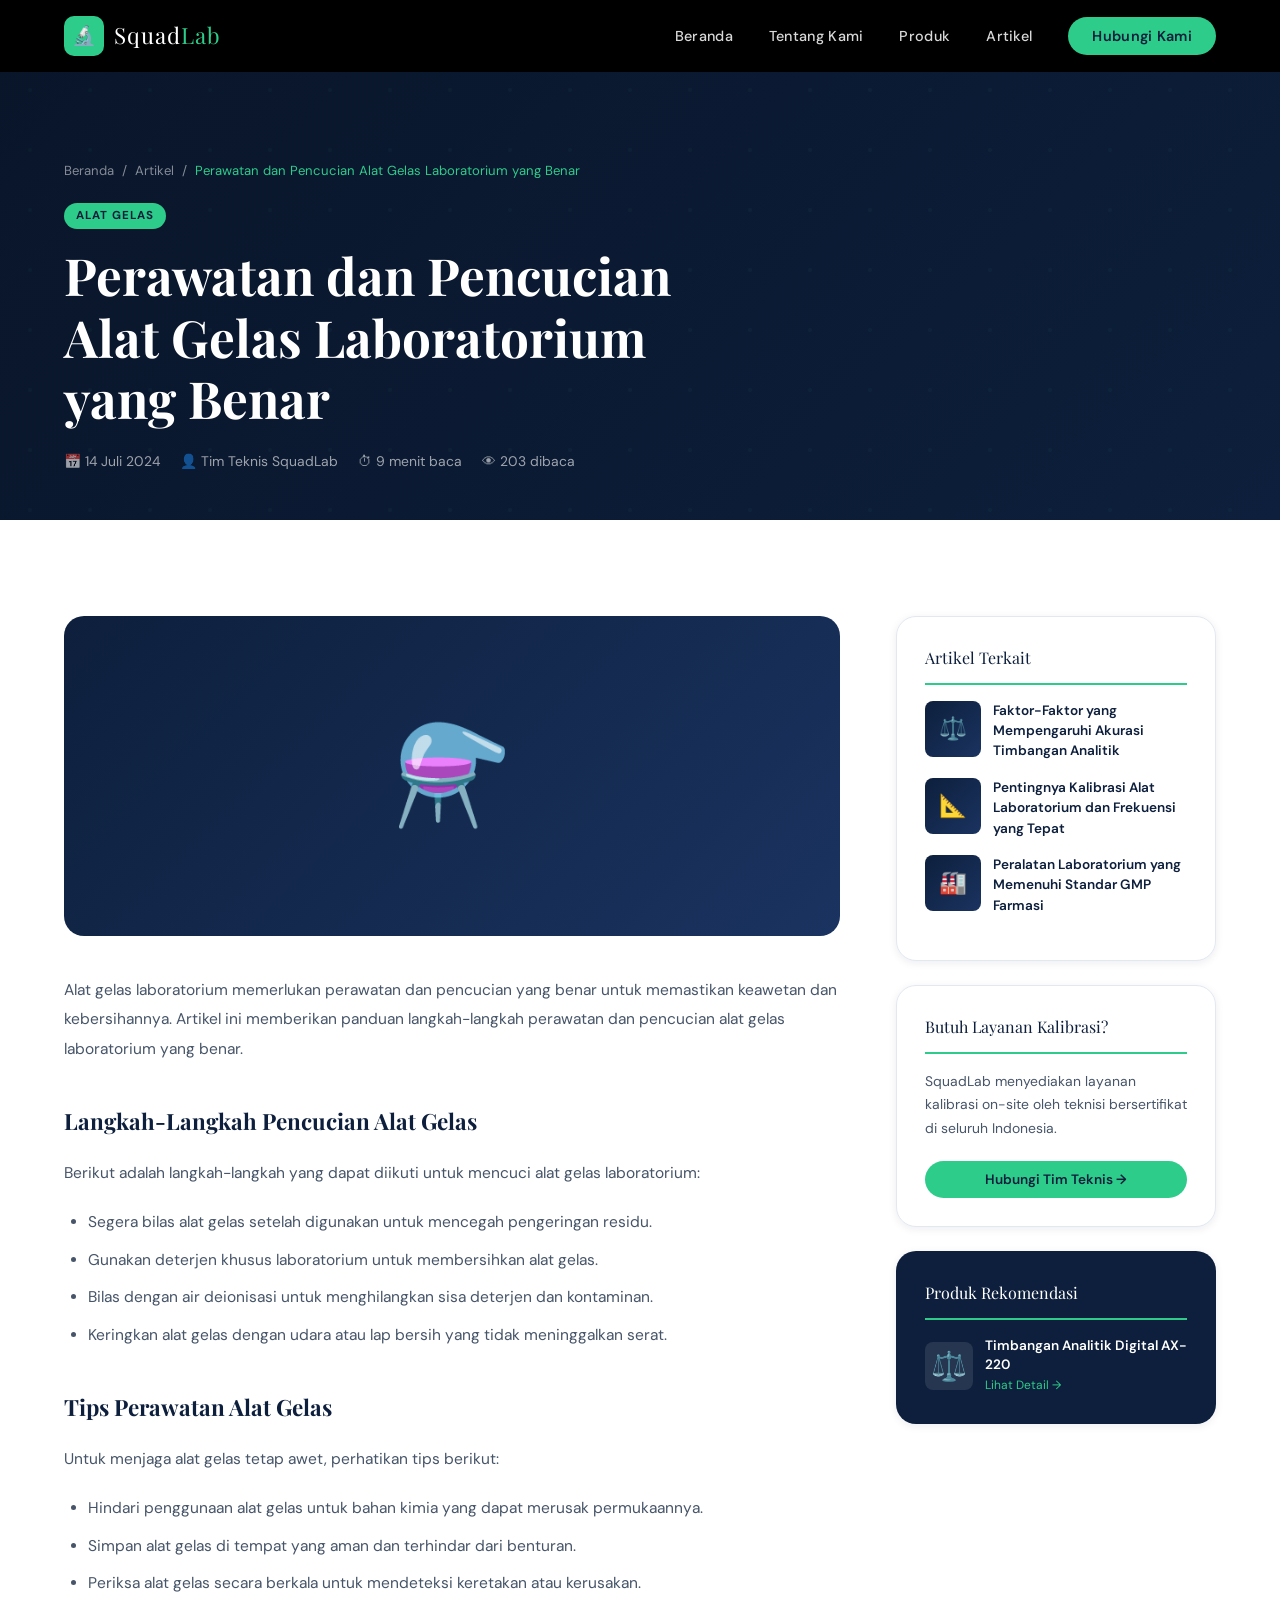
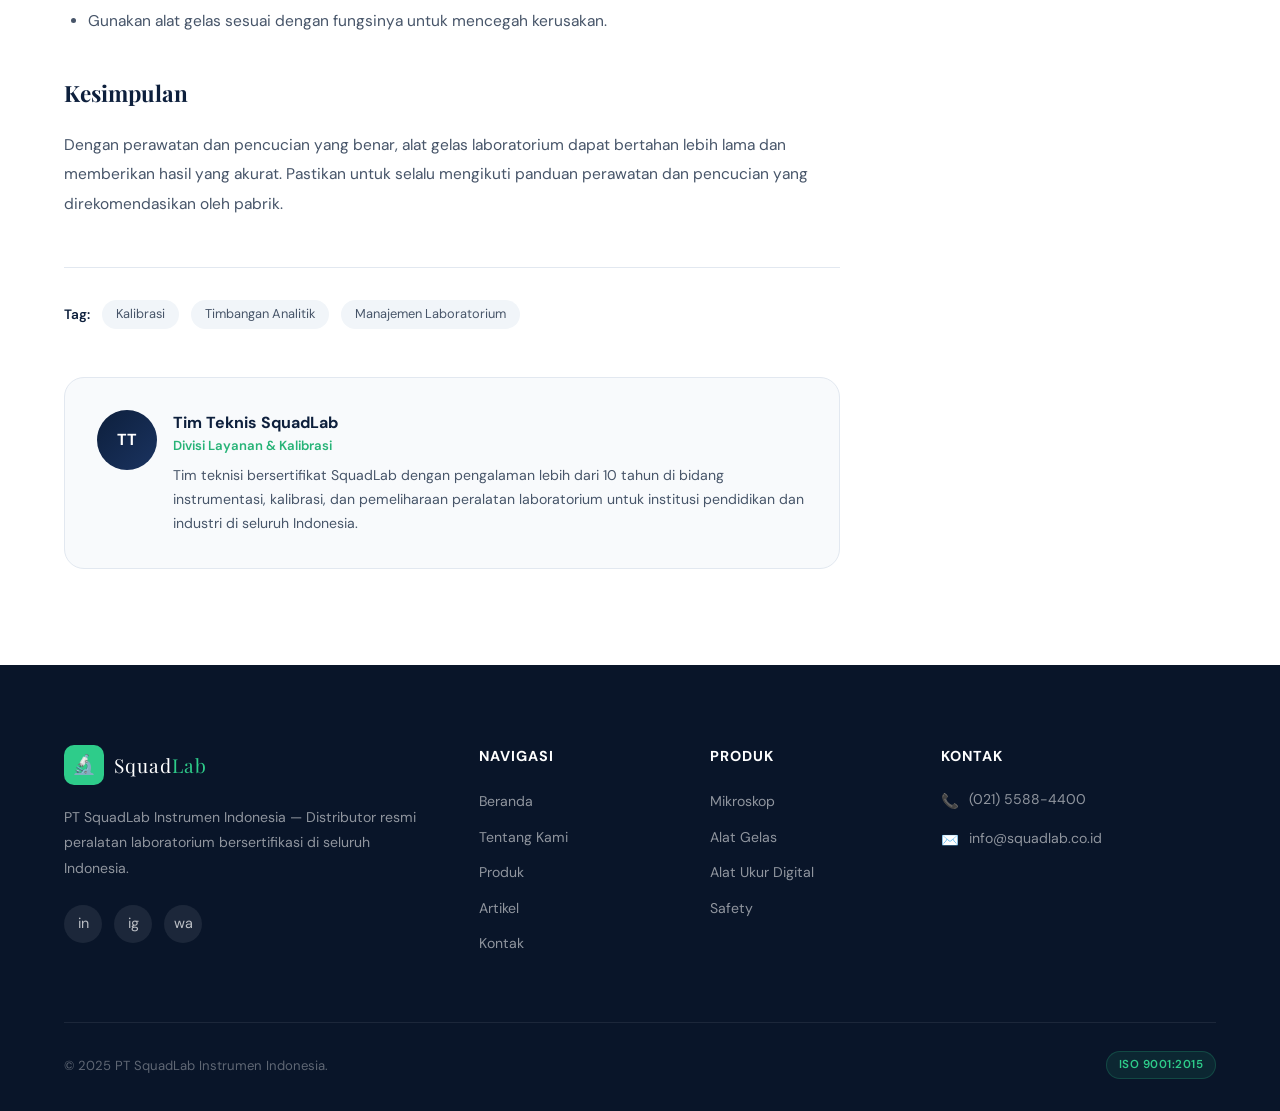
<file: squadlab/article-detail3.html>
<!DOCTYPE html>
<html lang="id">
<head>
  <meta charset="UTF-8">
  <meta name="viewport" content="width=device-width, initial-scale=1.0">
  <title>Perawatan dan Pencucian Alat Gelas Laboratorium yang Benar – SquadLab</title>
  <meta name="description" content="Panduan lengkap untuk perawatan dan pencucian alat gelas laboratorium agar tetap awet dan bebas kontaminasi. Pelajari langkah-langkah yang benar di artikel ini.">
  <link rel="stylesheet" href="style.css">
  <link rel="icon" type="image/svg+xml"
href="data:image/svg+xml,%3Csvg xmlns='http://www.w3.org/2000/svg' viewBox='0 0 100 100'%3E%3Ctext y='.9em' font-size='90'%3E%F0%9F%94%AC%3C/text%3E%3C/svg%3E">
</head>
<body>
<div id="page-loader"><div class="loader-logo"><div class="loader-dot"></div><div class="loader-dot"></div><div class="loader-dot"></div><span>SquadLab</span></div></div>
<nav id="navbar">
  <a href="index.html" class="nav-logo"><div class="nav-logo-icon">🔬</div><span class="nav-logo-text">Squad<span>Lab</span></span></a>
  <ul class="nav-links">
    <li><a href="index.html">Beranda</a></li>
    <li><a href="about.html">Tentang Kami</a></li>
    <li><a href="products.html">Produk</a></li>
    <li><a href="articles.html">Artikel</a></li>
    <li><a href="contact.html" class="nav-cta">Hubungi Kami</a></li>
  </ul>
  <div class="hamburger"><span></span><span></span><span></span></div>
</nav>

<div class="page-hero" style="padding-bottom:48px;">
  <div class="page-hero-inner">
    <div class="breadcrumb"><a href="index.html">Beranda</a> / <a href="articles.html">Artikel</a> / <span>Perawatan dan Pencucian Alat Gelas Laboratorium yang Benar</span></div>
    <span style="display:inline-block;background:var(--green);color:var(--navy);font-size:0.72rem;font-weight:700;padding:4px 12px;border-radius:50px;text-transform:uppercase;letter-spacing:1px;margin-bottom:16px;">Alat Gelas</span>
    <h1 class="page-hero-title" style="max-width:700px;">Perawatan dan Pencucian Alat Gelas Laboratorium yang Benar</h1>
    <div style="display:flex;gap:20px;flex-wrap:wrap;margin-top:20px;">
      <span style="color:rgba(255,255,255,0.6);font-size:0.87rem;">📅 14 Juli 2024</span>
      <span style="color:rgba(255,255,255,0.6);font-size:0.87rem;">👤 Tim Teknis SquadLab</span>
      <span style="color:rgba(255,255,255,0.6);font-size:0.87rem;">⏱ 9 menit baca</span>
      <span style="color:rgba(255,255,255,0.6);font-size:0.87rem;">👁 203 dibaca</span>
    </div>
  </div>
</div>

<section class="section">
  <div class="section-inner">
    <div class="article-content-grid">
      <article>
        <div class="article-hero-img">⚗️</div>

        <div class="article-content-body fade-up">
          <p>Alat gelas laboratorium memerlukan perawatan dan pencucian yang benar untuk memastikan keawetan dan kebersihannya. Artikel ini memberikan panduan langkah-langkah perawatan dan pencucian alat gelas laboratorium yang benar.</p>

          <h2>Langkah-Langkah Pencucian Alat Gelas</h2>
          <p>Berikut adalah langkah-langkah yang dapat diikuti untuk mencuci alat gelas laboratorium:</p>
          <ul>
            <li>Segera bilas alat gelas setelah digunakan untuk mencegah pengeringan residu.</li>
            <li>Gunakan deterjen khusus laboratorium untuk membersihkan alat gelas.</li>
            <li>Bilas dengan air deionisasi untuk menghilangkan sisa deterjen dan kontaminan.</li>
            <li>Keringkan alat gelas dengan udara atau lap bersih yang tidak meninggalkan serat.</li>
          </ul>

          <h2>Tips Perawatan Alat Gelas</h2>
          <p>Untuk menjaga alat gelas tetap awet, perhatikan tips berikut:</p>
          <ul>
            <li>Hindari penggunaan alat gelas untuk bahan kimia yang dapat merusak permukaannya.</li>
            <li>Simpan alat gelas di tempat yang aman dan terhindar dari benturan.</li>
            <li>Periksa alat gelas secara berkala untuk mendeteksi keretakan atau kerusakan.</li>
            <li>Gunakan alat gelas sesuai dengan fungsinya untuk mencegah kerusakan.</li>
          </ul>

          <h2>Kesimpulan</h2>
          <p>Dengan perawatan dan pencucian yang benar, alat gelas laboratorium dapat bertahan lebih lama dan memberikan hasil yang akurat. Pastikan untuk selalu mengikuti panduan perawatan dan pencucian yang direkomendasikan oleh pabrik.</p>
        </div>

        <div style="margin-top:48px; padding-top:32px; border-top:1px solid var(--gray-200);" class="fade-up">
          <div style="display:flex;gap:12px;flex-wrap:wrap;align-items:center;">
            <span style="font-size:0.85rem;font-weight:600;color:var(--navy);">Tag:</span>
            <span style="background:var(--gray-100);color:var(--gray-600);padding:4px 14px;border-radius:50px;font-size:0.8rem;">Kalibrasi</span>
            <span style="background:var(--gray-100);color:var(--gray-600);padding:4px 14px;border-radius:50px;font-size:0.8rem;">Timbangan Analitik</span>
            <span style="background:var(--gray-100);color:var(--gray-600);padding:4px 14px;border-radius:50px;font-size:0.8rem;">Manajemen Laboratorium</span>
          </div>
        </div>

        <div style="background:var(--off-white);border-radius:var(--radius-lg);padding:32px;margin-top:48px;border:1px solid var(--gray-200);" class="fade-up">
          <div style="display:flex;gap:16px;align-items:flex-start;">
            <div style="width:60px;height:60px;background:linear-gradient(135deg,var(--navy),var(--navy-light));border-radius:50%;display:flex;align-items:center;justify-content:center;color:var(--white);font-weight:700;flex-shrink:0;">TT</div>
            <div>
              <div style="font-weight:700;color:var(--navy);">Tim Teknis SquadLab</div>
              <div style="font-size:0.82rem;color:var(--green-dark);font-weight:600;margin-bottom:8px;">Divisi Layanan & Kalibrasi</div>
              <p style="font-size:0.88rem;color:var(--gray-600);line-height:1.7;">Tim teknisi bersertifikat SquadLab dengan pengalaman lebih dari 10 tahun di bidang instrumentasi, kalibrasi, dan pemeliharaan peralatan laboratorium untuk institusi pendidikan dan industri di seluruh Indonesia.</p>
            </div>
          </div>
        </div>
      </article>

      <!-- SIDEBAR -->
      <aside>
        <div class="article-sidebar-card fade-in">
          <div class="sidebar-title">Artikel Terkait</div>
          <a href="article-detail2.html" class="sidebar-article">
            <div class="sidebar-article-img">⚖️</div>
            <div class="sidebar-article-title">Faktor-Faktor yang Mempengaruhi Akurasi Timbangan Analitik</div>
          </a>
          <a href="article-detail.html?id=alat-gelas" class="sidebar-article">
            <div class="sidebar-article-img">📐</div>
            <div class="sidebar-article-title">Pentingnya Kalibrasi Alat Laboratorium dan Frekuensi yang Tepat</div>
          </a>
          <a href="article-detail4.html" class="sidebar-article">
            <div class="sidebar-article-img">🏭</div>
            <div class="sidebar-article-title">Peralatan Laboratorium yang Memenuhi Standar GMP Farmasi</div>
          </a>
        </div>

        <div class="article-sidebar-card fade-in">
          <div class="sidebar-title">Butuh Layanan Kalibrasi?</div>
          <p style="font-size:0.87rem;color:var(--gray-600);line-height:1.7;margin-bottom:20px;">SquadLab menyediakan layanan kalibrasi on-site oleh teknisi bersertifikat di seluruh Indonesia.</p>
          <a href="contact.html" class="btn btn-primary btn-sm" style="width:100%;justify-content:center;">Hubungi Tim Teknis →</a>
        </div>

        <div class="article-sidebar-card fade-in" style="background:var(--navy);border-color:transparent;">
          <div class="sidebar-title" style="color:var(--white);">Produk Rekomendasi</div>
          <a href="product-detail4.html" style="text-decoration:none;display:flex;gap:12px;align-items:center;">
            <div style="font-size:1.8rem;width:48px;height:48px;background:rgba(255,255,255,0.1);border-radius:8px;display:flex;align-items:center;justify-content:center;flex-shrink:0;">⚖️</div>
            <div>
              <div style="font-size:0.85rem;font-weight:600;color:var(--white);line-height:1.4;transition:color var(--transition);">Timbangan Analitik Digital AX-220</div>
              <div style="font-size:0.75rem;color:var(--green);margin-top:2px;">Lihat Detail →</div>
            </div>
          </a>
        </div>
      </aside>
    </div>
  </div>
</section>

<footer>
  <div class="footer-grid">
    <div class="footer-brand"><a href="index.html" class="nav-logo"><div class="nav-logo-icon">🔬</div><span class="nav-logo-text" style="font-size:1.2rem">Squad<span>Lab</span></span></a><p class="footer-desc">PT SquadLab Instrumen Indonesia — Distributor resmi peralatan laboratorium bersertifikasi di seluruh Indonesia.</p><div class="footer-socials"><a href="#" class="social-link">in</a><a href="#" class="social-link">ig</a><a href="#" class="social-link">wa</a></div></div>
    <div><div class="footer-heading">Navigasi</div><ul class="footer-links"><li><a href="index.html">Beranda</a></li><li><a href="about.html">Tentang Kami</a></li><li><a href="products.html">Produk</a></li><li><a href="articles.html">Artikel</a></li><li><a href="contact.html">Kontak</a></li></ul></div>
    <div><div class="footer-heading">Produk</div><ul class="footer-links"><li><a href="products.html">Mikroskop</a></li><li><a href="products.html">Alat Gelas</a></li><li><a href="products.html">Alat Ukur Digital</a></li><li><a href="products.html">Safety</a></li></ul></div>
    <div><div class="footer-heading">Kontak</div><div class="footer-contact-item"><span class="icon">📞</span><span>(021) 5588-4400</span></div><div class="footer-contact-item"><span class="icon">✉️</span><span>info@squadlab.co.id</span></div></div>
  </div>
  <div class="footer-bottom"><p>© 2025 PT SquadLab Instrumen Indonesia.</p><div class="footer-cert"><span class="cert-badge">ISO 9001:2015</span></div></div>
</footer>
<button id="back-to-top">↑</button>
<script src="script.js"></script>
</body>
</html>
</file>
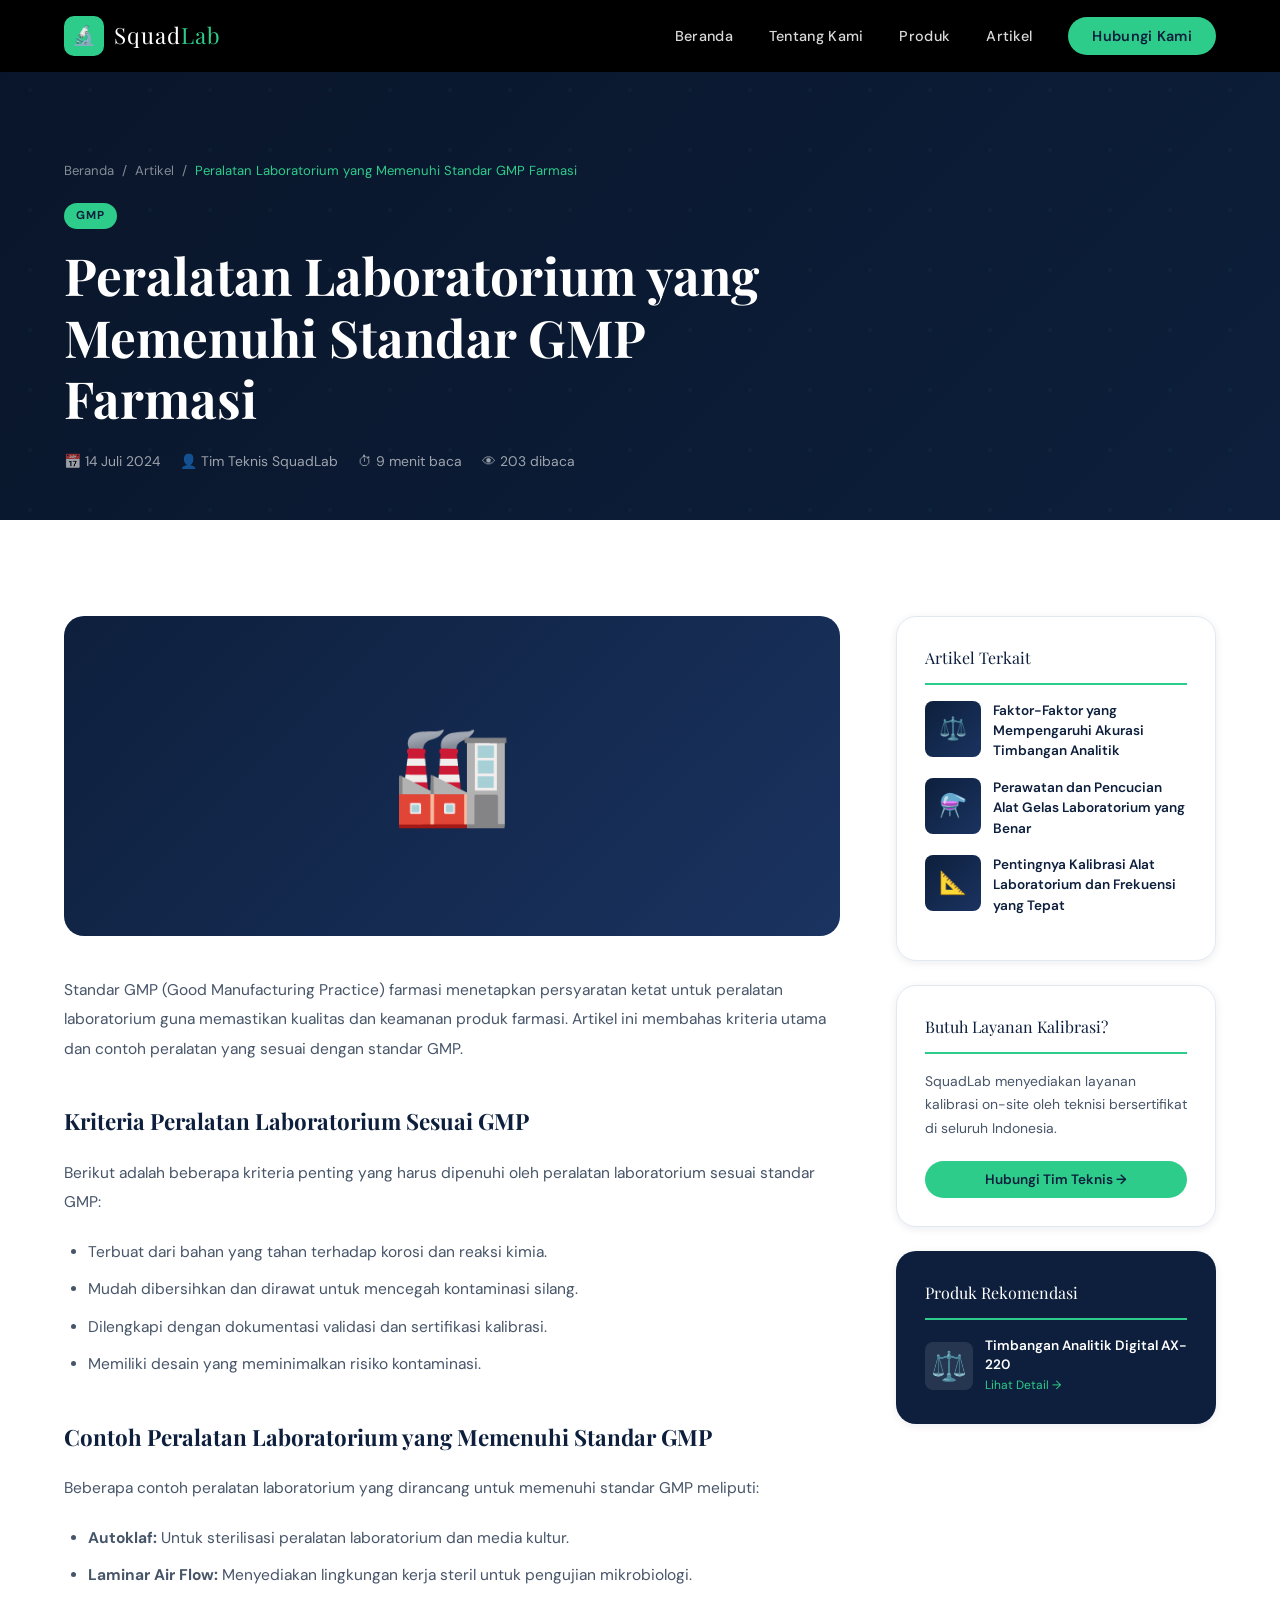
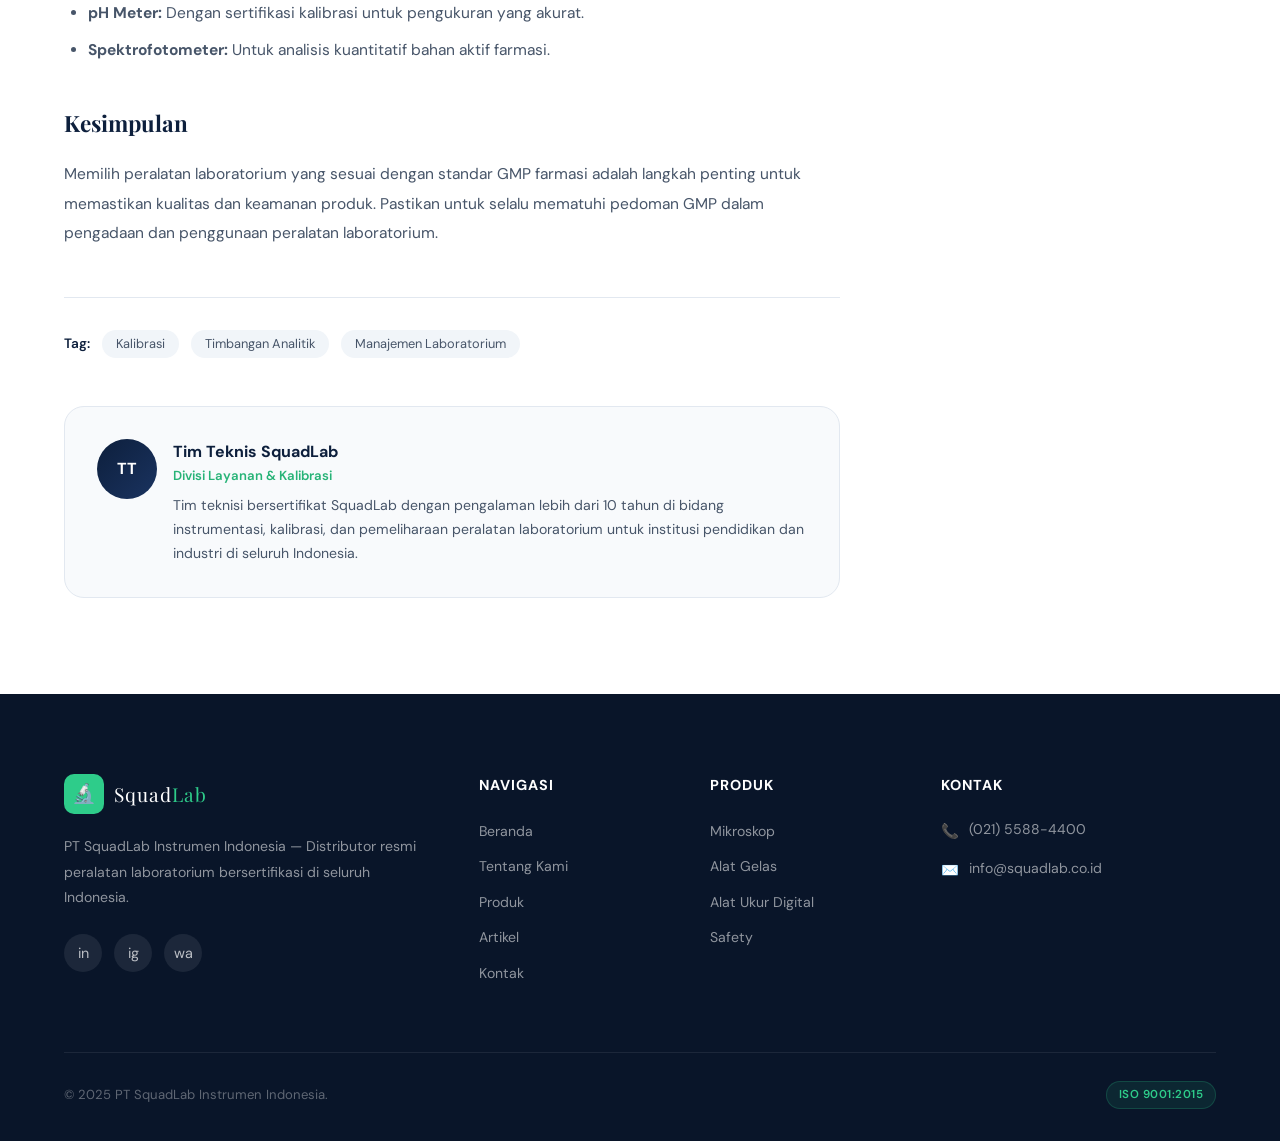
<file: squadlab/article-detail4.html>
<!DOCTYPE html>
<html lang="id">
<head>
  <meta charset="UTF-8">
  <meta name="viewport" content="width=device-width, initial-scale=1.0">
  <title>Peralatan Laboratorium yang Memenuhi Standar GMP Farmasi – SquadLab</title>
  <meta name="description" content="Pelajari peralatan laboratorium yang memenuhi standar GMP farmasi untuk memastikan kualitas dan keamanan produk farmasi. Artikel ini membahas kriteria dan contoh peralatan yang sesuai.">
  <link rel="stylesheet" href="style.css">
  <link rel="icon" type="image/svg+xml"
href="data:image/svg+xml,%3Csvg xmlns='http://www.w3.org/2000/svg' viewBox='0 0 100 100'%3E%3Ctext y='.9em' font-size='90'%3E%F0%9F%94%AC%3C/text%3E%3C/svg%3E">
</head>
<body>
<div id="page-loader"><div class="loader-logo"><div class="loader-dot"></div><div class="loader-dot"></div><div class="loader-dot"></div><span>SquadLab</span></div></div>
<nav id="navbar">
  <a href="index.html" class="nav-logo"><div class="nav-logo-icon">🔬</div><span class="nav-logo-text">Squad<span>Lab</span></span></a>
  <ul class="nav-links">
    <li><a href="index.html">Beranda</a></li>
    <li><a href="about.html">Tentang Kami</a></li>
    <li><a href="products.html">Produk</a></li>
    <li><a href="articles.html">Artikel</a></li>
    <li><a href="contact.html" class="nav-cta">Hubungi Kami</a></li>
  </ul>
  <div class="hamburger"><span></span><span></span><span></span></div>
</nav>

<div class="page-hero" style="padding-bottom:48px;">
  <div class="page-hero-inner">
    <div class="breadcrumb"><a href="index.html">Beranda</a> / <a href="articles.html">Artikel</a> / <span>Peralatan Laboratorium yang Memenuhi Standar GMP Farmasi</span></div>
    <span style="display:inline-block;background:var(--green);color:var(--navy);font-size:0.72rem;font-weight:700;padding:4px 12px;border-radius:50px;text-transform:uppercase;letter-spacing:1px;margin-bottom:16px;">GMP</span>
    <h1 class="page-hero-title" style="max-width:700px;">Peralatan Laboratorium yang Memenuhi Standar GMP Farmasi</h1>
    <div style="display:flex;gap:20px;flex-wrap:wrap;margin-top:20px;">
      <span style="color:rgba(255,255,255,0.6);font-size:0.87rem;">📅 14 Juli 2024</span>
      <span style="color:rgba(255,255,255,0.6);font-size:0.87rem;">👤 Tim Teknis SquadLab</span>
      <span style="color:rgba(255,255,255,0.6);font-size:0.87rem;">⏱ 9 menit baca</span>
      <span style="color:rgba(255,255,255,0.6);font-size:0.87rem;">👁 203 dibaca</span>
    </div>
  </div>
</div>

<section class="section">
  <div class="section-inner">
    <div class="article-content-grid">
      <article>
        <div class="article-hero-img">🏭</div>

        <div class="article-content-body fade-up">
          <p>Standar GMP (Good Manufacturing Practice) farmasi menetapkan persyaratan ketat untuk peralatan laboratorium guna memastikan kualitas dan keamanan produk farmasi. Artikel ini membahas kriteria utama dan contoh peralatan yang sesuai dengan standar GMP.</p>

          <h2>Kriteria Peralatan Laboratorium Sesuai GMP</h2>
          <p>Berikut adalah beberapa kriteria penting yang harus dipenuhi oleh peralatan laboratorium sesuai standar GMP:</p>
          <ul>
            <li>Terbuat dari bahan yang tahan terhadap korosi dan reaksi kimia.</li>
            <li>Mudah dibersihkan dan dirawat untuk mencegah kontaminasi silang.</li>
            <li>Dilengkapi dengan dokumentasi validasi dan sertifikasi kalibrasi.</li>
            <li>Memiliki desain yang meminimalkan risiko kontaminasi.</li>
          </ul>

          <h2>Contoh Peralatan Laboratorium yang Memenuhi Standar GMP</h2>
          <p>Beberapa contoh peralatan laboratorium yang dirancang untuk memenuhi standar GMP meliputi:</p>
          <ul>
            <li><strong>Autoklaf:</strong> Untuk sterilisasi peralatan laboratorium dan media kultur.</li>
            <li><strong>Laminar Air Flow:</strong> Menyediakan lingkungan kerja steril untuk pengujian mikrobiologi.</li>
            <li><strong>pH Meter:</strong> Dengan sertifikasi kalibrasi untuk pengukuran yang akurat.</li>
            <li><strong>Spektrofotometer:</strong> Untuk analisis kuantitatif bahan aktif farmasi.</li>
          </ul>

          <h2>Kesimpulan</h2>
          <p>Memilih peralatan laboratorium yang sesuai dengan standar GMP farmasi adalah langkah penting untuk memastikan kualitas dan keamanan produk. Pastikan untuk selalu mematuhi pedoman GMP dalam pengadaan dan penggunaan peralatan laboratorium.</p>
        </div>

        <div style="margin-top:48px; padding-top:32px; border-top:1px solid var(--gray-200);" class="fade-up">
          <div style="display:flex;gap:12px;flex-wrap:wrap;align-items:center;">
            <span style="font-size:0.85rem;font-weight:600;color:var(--navy);">Tag:</span>
            <span style="background:var(--gray-100);color:var(--gray-600);padding:4px 14px;border-radius:50px;font-size:0.8rem;">Kalibrasi</span>
            <span style="background:var(--gray-100);color:var(--gray-600);padding:4px 14px;border-radius:50px;font-size:0.8rem;">Timbangan Analitik</span>
            <span style="background:var(--gray-100);color:var(--gray-600);padding:4px 14px;border-radius:50px;font-size:0.8rem;">Manajemen Laboratorium</span>
          </div>
        </div>

        <div style="background:var(--off-white);border-radius:var(--radius-lg);padding:32px;margin-top:48px;border:1px solid var(--gray-200);" class="fade-up">
          <div style="display:flex;gap:16px;align-items:flex-start;">
            <div style="width:60px;height:60px;background:linear-gradient(135deg,var(--navy),var(--navy-light));border-radius:50%;display:flex;align-items:center;justify-content:center;color:var(--white);font-weight:700;flex-shrink:0;">TT</div>
            <div>
              <div style="font-weight:700;color:var(--navy);">Tim Teknis SquadLab</div>
              <div style="font-size:0.82rem;color:var(--green-dark);font-weight:600;margin-bottom:8px;">Divisi Layanan & Kalibrasi</div>
              <p style="font-size:0.88rem;color:var(--gray-600);line-height:1.7;">Tim teknisi bersertifikat SquadLab dengan pengalaman lebih dari 10 tahun di bidang instrumentasi, kalibrasi, dan pemeliharaan peralatan laboratorium untuk institusi pendidikan dan industri di seluruh Indonesia.</p>
            </div>
          </div>
        </div>
      </article>

      <!-- SIDEBAR -->
      <aside>
        <div class="article-sidebar-card fade-in">
          <div class="sidebar-title">Artikel Terkait</div>
          <a href="article-detail2.html" class="sidebar-article">
            <div class="sidebar-article-img">⚖️</div>
            <div class="sidebar-article-title">Faktor-Faktor yang Mempengaruhi Akurasi Timbangan Analitik</div>
          </a>
          <a href="article-detail3.html" class="sidebar-article">
            <div class="sidebar-article-img">⚗️</div>
            <div class="sidebar-article-title">Perawatan dan Pencucian Alat Gelas Laboratorium yang Benar</div>
          </a>
          <a href="article-detail.html?id=gmp" class="sidebar-article">
            <div class="sidebar-article-img">📐</div>
            <div class="sidebar-article-title">Pentingnya Kalibrasi Alat Laboratorium dan Frekuensi yang Tepat</div>
          </a>
        </div>

        <div class="article-sidebar-card fade-in">
          <div class="sidebar-title">Butuh Layanan Kalibrasi?</div>
          <p style="font-size:0.87rem;color:var(--gray-600);line-height:1.7;margin-bottom:20px;">SquadLab menyediakan layanan kalibrasi on-site oleh teknisi bersertifikat di seluruh Indonesia.</p>
          <a href="contact.html" class="btn btn-primary btn-sm" style="width:100%;justify-content:center;">Hubungi Tim Teknis →</a>
        </div>

        <div class="article-sidebar-card fade-in" style="background:var(--navy);border-color:transparent;">
          <div class="sidebar-title" style="color:var(--white);">Produk Rekomendasi</div>
          <a href="product-detail4.html" style="text-decoration:none;display:flex;gap:12px;align-items:center;">
            <div style="font-size:1.8rem;width:48px;height:48px;background:rgba(255,255,255,0.1);border-radius:8px;display:flex;align-items:center;justify-content:center;flex-shrink:0;">⚖️</div>
            <div>
              <div style="font-size:0.85rem;font-weight:600;color:var(--white);line-height:1.4;transition:color var(--transition);">Timbangan Analitik Digital AX-220</div>
              <div style="font-size:0.75rem;color:var(--green);margin-top:2px;">Lihat Detail →</div>
            </div>
          </a>
        </div>
      </aside>
    </div>
  </div>
</section>

<footer>
  <div class="footer-grid">
    <div class="footer-brand"><a href="index.html" class="nav-logo"><div class="nav-logo-icon">🔬</div><span class="nav-logo-text" style="font-size:1.2rem">Squad<span>Lab</span></span></a><p class="footer-desc">PT SquadLab Instrumen Indonesia — Distributor resmi peralatan laboratorium bersertifikasi di seluruh Indonesia.</p><div class="footer-socials"><a href="#" class="social-link">in</a><a href="#" class="social-link">ig</a><a href="#" class="social-link">wa</a></div></div>
    <div><div class="footer-heading">Navigasi</div><ul class="footer-links"><li><a href="index.html">Beranda</a></li><li><a href="about.html">Tentang Kami</a></li><li><a href="products.html">Produk</a></li><li><a href="articles.html">Artikel</a></li><li><a href="contact.html">Kontak</a></li></ul></div>
    <div><div class="footer-heading">Produk</div><ul class="footer-links"><li><a href="products.html">Mikroskop</a></li><li><a href="products.html">Alat Gelas</a></li><li><a href="products.html">Alat Ukur Digital</a></li><li><a href="products.html">Safety</a></li></ul></div>
    <div><div class="footer-heading">Kontak</div><div class="footer-contact-item"><span class="icon">📞</span><span>(021) 5588-4400</span></div><div class="footer-contact-item"><span class="icon">✉️</span><span>info@squadlab.co.id</span></div></div>
  </div>
  <div class="footer-bottom"><p>© 2025 PT SquadLab Instrumen Indonesia.</p><div class="footer-cert"><span class="cert-badge">ISO 9001:2015</span></div></div>
</footer>
<button id="back-to-top">↑</button>
<script src="script.js"></script>
</body>
</html>
</file>
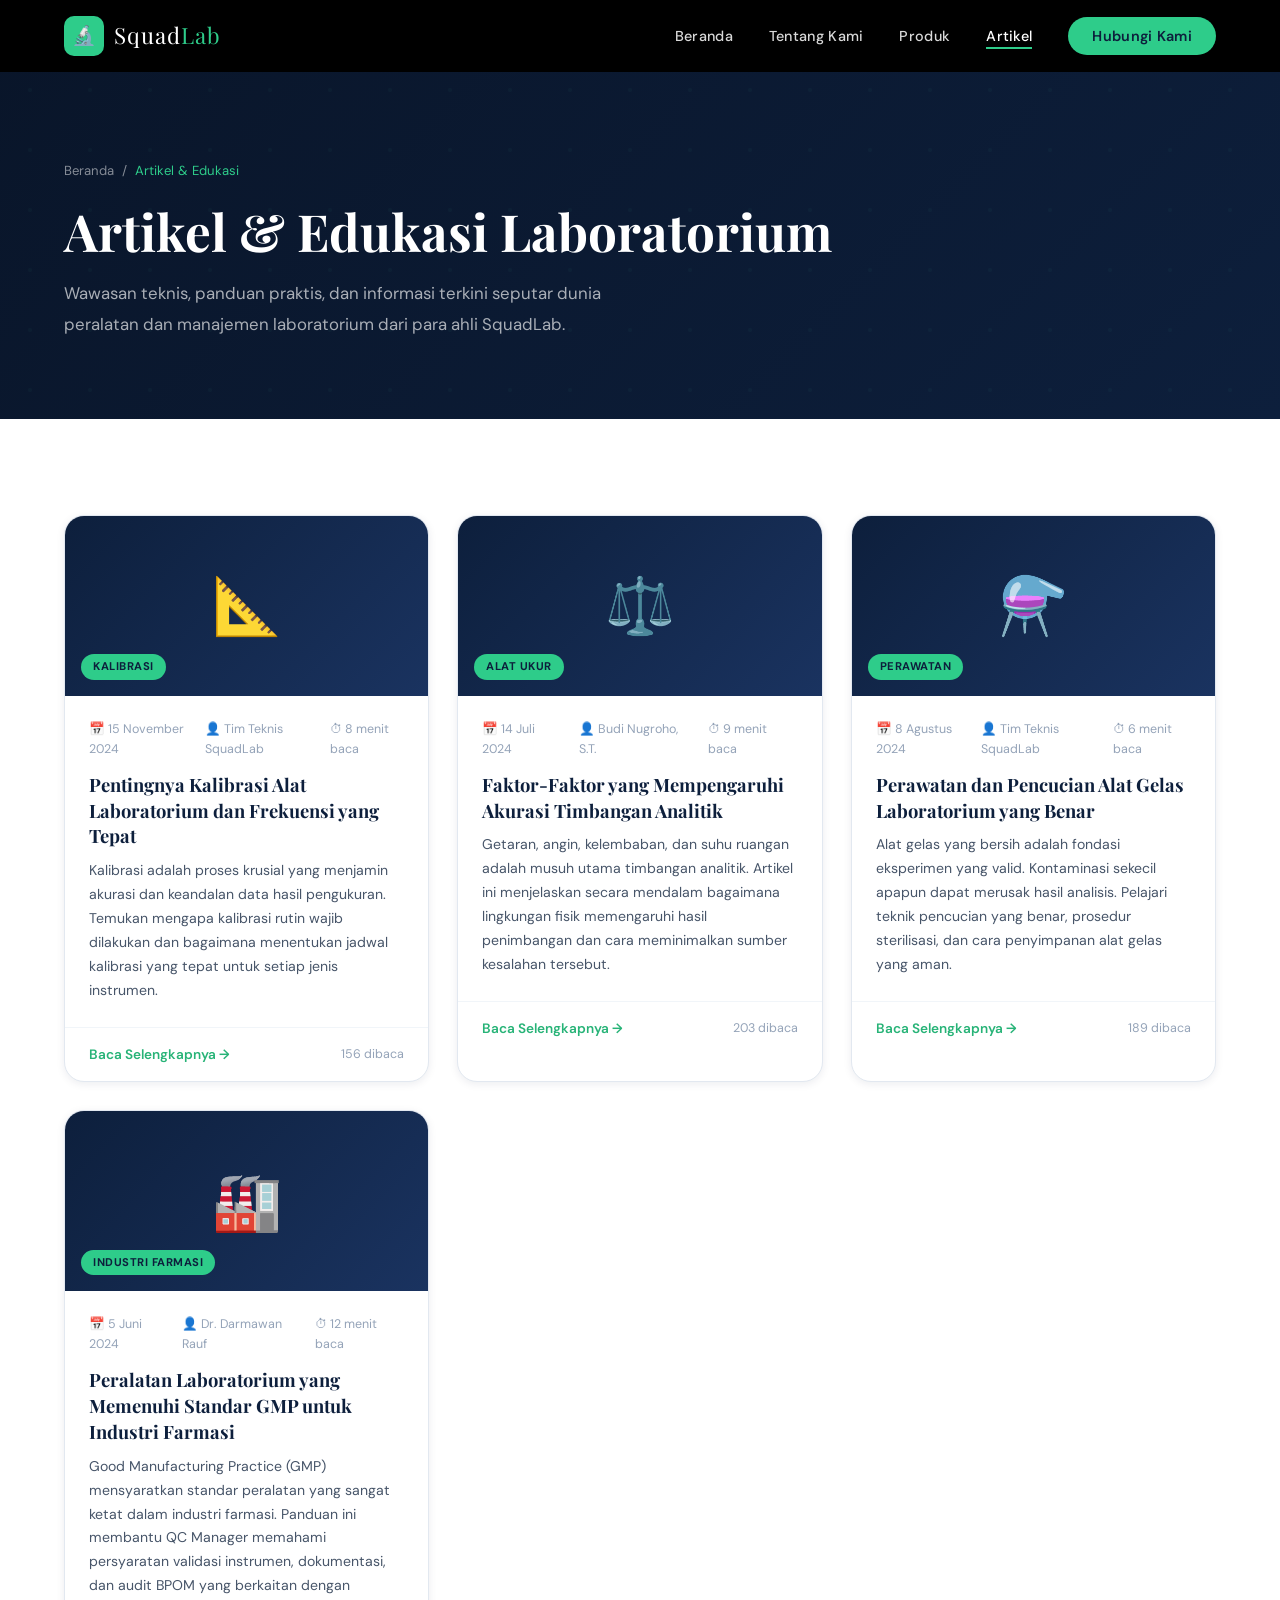
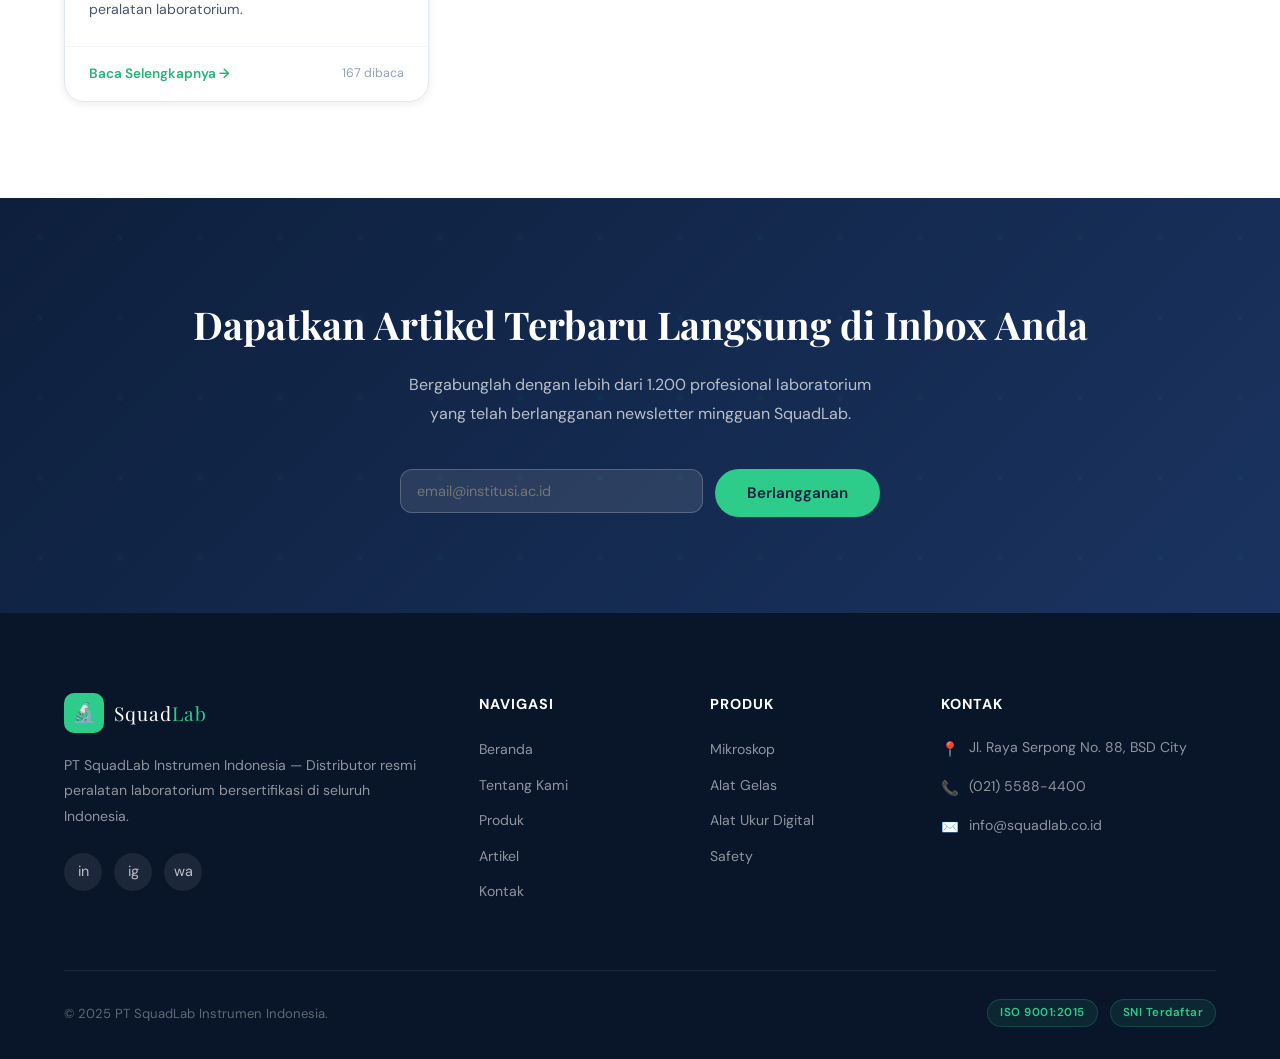
<file: squadlab/articles.html>
<!DOCTYPE html>
<html lang="id">
<head>
  <meta charset="UTF-8">
  <meta name="viewport" content="width=device-width, initial-scale=1.0">
  <title>Artikel & Edukasi Laboratorium – SquadLab</title>
  <meta name="description" content="Baca artikel edukatif SquadLab seputar dunia laboratorium: kalibrasi alat, standar keamanan, cara memilih peralatan, dan tips perawatan instrumen laboratorium.">
  <link rel="stylesheet" href="style.css">
  <link rel="icon" type="image/svg+xml"
href="data:image/svg+xml,%3Csvg xmlns='http://www.w3.org/2000/svg' viewBox='0 0 100 100'%3E%3Ctext y='.9em' font-size='90'%3E%F0%9F%94%AC%3C/text%3E%3C/svg%3E">
</head>
<body>
<div id="page-loader"><div class="loader-logo"><div class="loader-dot"></div><div class="loader-dot"></div><div class="loader-dot"></div><span>SquadLab</span></div></div>
<nav id="navbar">
  <a href="index.html" class="nav-logo"><div class="nav-logo-icon">🔬</div><span class="nav-logo-text">Squad<span>Lab</span></span></a>
  <ul class="nav-links">
    <li><a href="index.html">Beranda</a></li>
    <li><a href="about.html">Tentang Kami</a></li>
    <li><a href="products.html">Produk</a></li>
    <li><a href="articles.html">Artikel</a></li>
    <li><a href="contact.html" class="nav-cta">Hubungi Kami</a></li>
  </ul>
  <div class="hamburger"><span></span><span></span><span></span></div>
</nav>

<div class="page-hero">
  <div class="page-hero-inner">
    <div class="breadcrumb"><a href="index.html">Beranda</a> / <span>Artikel & Edukasi</span></div>
    <h1 class="page-hero-title">Artikel & Edukasi Laboratorium</h1>
    <p class="page-hero-subtitle">Wawasan teknis, panduan praktis, dan informasi terkini seputar dunia peralatan dan manajemen laboratorium dari para ahli SquadLab.</p>
  </div>
</div>

<section class="section">
  <div class="section-inner">
    <div class="articles-grid stagger-children">

      <a href="article-detail.html?id=kalibrasi" class="article-card">
        <div class="article-img">
          📐
          <span class="article-cat">Kalibrasi</span>
        </div>
        <div class="article-body">
          <div class="article-meta">
            <span>📅 15 November 2024</span>
            <span>👤 Tim Teknis SquadLab</span>
            <span>⏱ 8 menit baca</span>
          </div>
          <h3 class="article-title">Pentingnya Kalibrasi Alat Laboratorium dan Frekuensi yang Tepat</h3>
          <p class="article-excerpt">Kalibrasi adalah proses krusial yang menjamin akurasi dan keandalan data hasil pengukuran. Temukan mengapa kalibrasi rutin wajib dilakukan dan bagaimana menentukan jadwal kalibrasi yang tepat untuk setiap jenis instrumen.</p>
        </div>
        <div class="article-footer">
          <span class="read-more">Baca Selengkapnya →</span>
          <span style="font-size:0.78rem; color:var(--gray-400);">156 dibaca</span>
        </div>
      </a>

      <!-- <a href="article-detail.html?id=keamanan" class="article-card">
        <div class="article-img">
          🦺
          <span class="article-cat">Keamanan</span>
        </div>
        <div class="article-body">
          <div class="article-meta">
            <span>📅 3 Oktober 2024</span>
            <span>👤 Budi Nugroho, S.T.</span>
            <span>⏱ 10 menit baca</span>
          </div>
          <h3 class="article-title">Standar Keamanan Laboratorium yang Wajib Diketahui Setiap Pengguna</h3>
          <p class="article-excerpt">Kecelakaan di laboratorium dapat dicegah dengan pemahaman dan penerapan standar keamanan yang benar. Artikel ini merangkum regulasi GHS, penggunaan APD yang tepat, dan prosedur tanggap darurat yang sesuai standar internasional.</p>
        </div>
        <div class="article-footer">
          <span class="read-more">Baca Selengkapnya →</span>
          <span style="font-size:0.78rem; color:var(--gray-400);">248 dibaca</span>
        </div>
      </a> -->

      <a href="article-detail2.html" class="article-card">
        <div class="article-img">
          ⚖️
          <span class="article-cat">Alat Ukur</span>
        </div>
        <div class="article-body">
          <div class="article-meta">
            <span>📅 14 Juli 2024</span>
            <span>👤 Budi Nugroho, S.T.</span>
            <span>⏱ 9 menit baca</span>
          </div>
          <h3 class="article-title">Faktor-Faktor yang Mempengaruhi Akurasi Timbangan Analitik</h3>
          <p class="article-excerpt">Getaran, angin, kelembaban, dan suhu ruangan adalah musuh utama timbangan analitik. Artikel ini menjelaskan secara mendalam bagaimana lingkungan fisik memengaruhi hasil penimbangan dan cara meminimalkan sumber kesalahan tersebut.</p>
        </div>
        <div class="article-footer">
          <span class="read-more">Baca Selengkapnya →</span>
          <span style="font-size:0.78rem; color:var(--gray-400);">203 dibaca</span>
        </div>
      </a>


      <!-- <a href="article-detail.html?id=mikroskop-sekolah" class="article-card">
        <div class="article-img">
          🔬
          <span class="article-cat">Panduan Produk</span>
        </div>
        <div class="article-body">
          <div class="article-meta">
            <span>📅 22 September 2024</span>
            <span>👤 Reni Handayani</span>
            <span>⏱ 7 menit baca</span>
          </div>
          <h3 class="article-title">Cara Memilih Mikroskop yang Tepat untuk Sekolah dan Universitas</h3>
          <p class="article-excerpt">Dengan puluhan varian mikroskop di pasaran, memilih yang paling sesuai anggaran dan kebutuhan kurikulum bisa terasa membingungkan. Panduan ini akan membantu kepala laboratorium membuat keputusan pembelian yang cerdas dan tepat sasaran.</p>
        </div>
        <div class="article-footer">
          <span class="read-more">Baca Selengkapnya →</span>
          <span style="font-size:0.78rem; color:var(--gray-400);">312 dibaca</span>
        </div>
      </a> -->


      <a href="article-detail3.html" class="article-card">
        <div class="article-img">
          ⚗️
          <span class="article-cat">Perawatan</span>
        </div>
        <div class="article-body">
          <div class="article-meta">
            <span>📅 8 Agustus 2024</span>
            <span>👤 Tim Teknis SquadLab</span>
            <span>⏱ 6 menit baca</span>
          </div>
          <h3 class="article-title">Perawatan dan Pencucian Alat Gelas Laboratorium yang Benar</h3>
          <p class="article-excerpt">Alat gelas yang bersih adalah fondasi eksperimen yang valid. Kontaminasi sekecil apapun dapat merusak hasil analisis. Pelajari teknik pencucian yang benar, prosedur sterilisasi, dan cara penyimpanan alat gelas yang aman.</p>
        </div>
        <div class="article-footer">
          <span class="read-more">Baca Selengkapnya →</span>
          <span style="font-size:0.78rem; color:var(--gray-400);">189 dibaca</span>
        </div>
      </a>

      <a href="article-detail4.html" class="article-card">
        <div class="article-img">
          🏭
          <span class="article-cat">Industri Farmasi</span>
        </div>
        <div class="article-body">
          <div class="article-meta">
            <span>📅 5 Juni 2024</span>
            <span>👤 Dr. Darmawan Rauf</span>
            <span>⏱ 12 menit baca</span>
          </div>
          <h3 class="article-title">Peralatan Laboratorium yang Memenuhi Standar GMP untuk Industri Farmasi</h3>
          <p class="article-excerpt">Good Manufacturing Practice (GMP) mensyaratkan standar peralatan yang sangat ketat dalam industri farmasi. Panduan ini membantu QC Manager memahami persyaratan validasi instrumen, dokumentasi, dan audit BPOM yang berkaitan dengan peralatan laboratorium.</p>
        </div>
        <div class="article-footer">
          <span class="read-more">Baca Selengkapnya →</span>
          <span style="font-size:0.78rem; color:var(--gray-400);">167 dibaca</span>
        </div>
      </a>

      <!-- 

      

       -->

    </div>
  </div>
</section>

<!-- NEWSLETTER -->
<section class="section cta-section">
  <div class="section-inner">
    <div class="fade-up">
      <h2 class="cta-title">Dapatkan Artikel Terbaru Langsung di Inbox Anda</h2>
      <p class="cta-subtitle">Bergabunglah dengan lebih dari 1.200 profesional laboratorium yang telah berlangganan newsletter mingguan SquadLab.</p>
      <form novalidate style="display:flex;gap:12px;justify-content:center;flex-wrap:wrap;max-width:480px;margin:0 auto;">
        <div class="form-group" style="flex:1;min-width:220px;margin:0;">
          <input type="email" placeholder="email@institusi.ac.id" required style="background:rgba(255,255,255,0.1);border-color:rgba(255,255,255,0.2);color:var(--white);">
          <div class="form-error"></div>
        </div>
        <button type="submit" class="btn btn-primary" style="flex-shrink:0;">Berlangganan</button>
      </form>
      <div class="form-success" style="max-width:480px;margin:0 auto;"></div>
    </div>
  </div>
</section>

<footer>
  <div class="footer-grid">
    <div class="footer-brand"><a href="index.html" class="nav-logo"><div class="nav-logo-icon">🔬</div><span class="nav-logo-text" style="font-size:1.2rem">Squad<span>Lab</span></span></a><p class="footer-desc">PT SquadLab Instrumen Indonesia — Distributor resmi peralatan laboratorium bersertifikasi di seluruh Indonesia.</p><div class="footer-socials"><a href="#" class="social-link">in</a><a href="#" class="social-link">ig</a><a href="#" class="social-link">wa</a></div></div>
    <div><div class="footer-heading">Navigasi</div><ul class="footer-links"><li><a href="index.html">Beranda</a></li><li><a href="about.html">Tentang Kami</a></li><li><a href="products.html">Produk</a></li><li><a href="articles.html">Artikel</a></li><li><a href="contact.html">Kontak</a></li></ul></div>
    <div><div class="footer-heading">Produk</div><ul class="footer-links"><li><a href="products.html">Mikroskop</a></li><li><a href="products.html">Alat Gelas</a></li><li><a href="products.html">Alat Ukur Digital</a></li><li><a href="products.html">Safety</a></li></ul></div>
    <div><div class="footer-heading">Kontak</div><div class="footer-contact-item"><span class="icon">📍</span><span>Jl. Raya Serpong No. 88, BSD City</span></div><div class="footer-contact-item"><span class="icon">📞</span><span>(021) 5588-4400</span></div><div class="footer-contact-item"><span class="icon">✉️</span><span>info@squadlab.co.id</span></div></div>
  </div>
  <div class="footer-bottom"><p>© 2025 PT SquadLab Instrumen Indonesia.</p><div class="footer-cert"><span class="cert-badge">ISO 9001:2015</span><span class="cert-badge">SNI Terdaftar</span></div></div>
</footer>
<button id="back-to-top">↑</button>
<script src="script.js"></script>
</body>
</html>
</file>
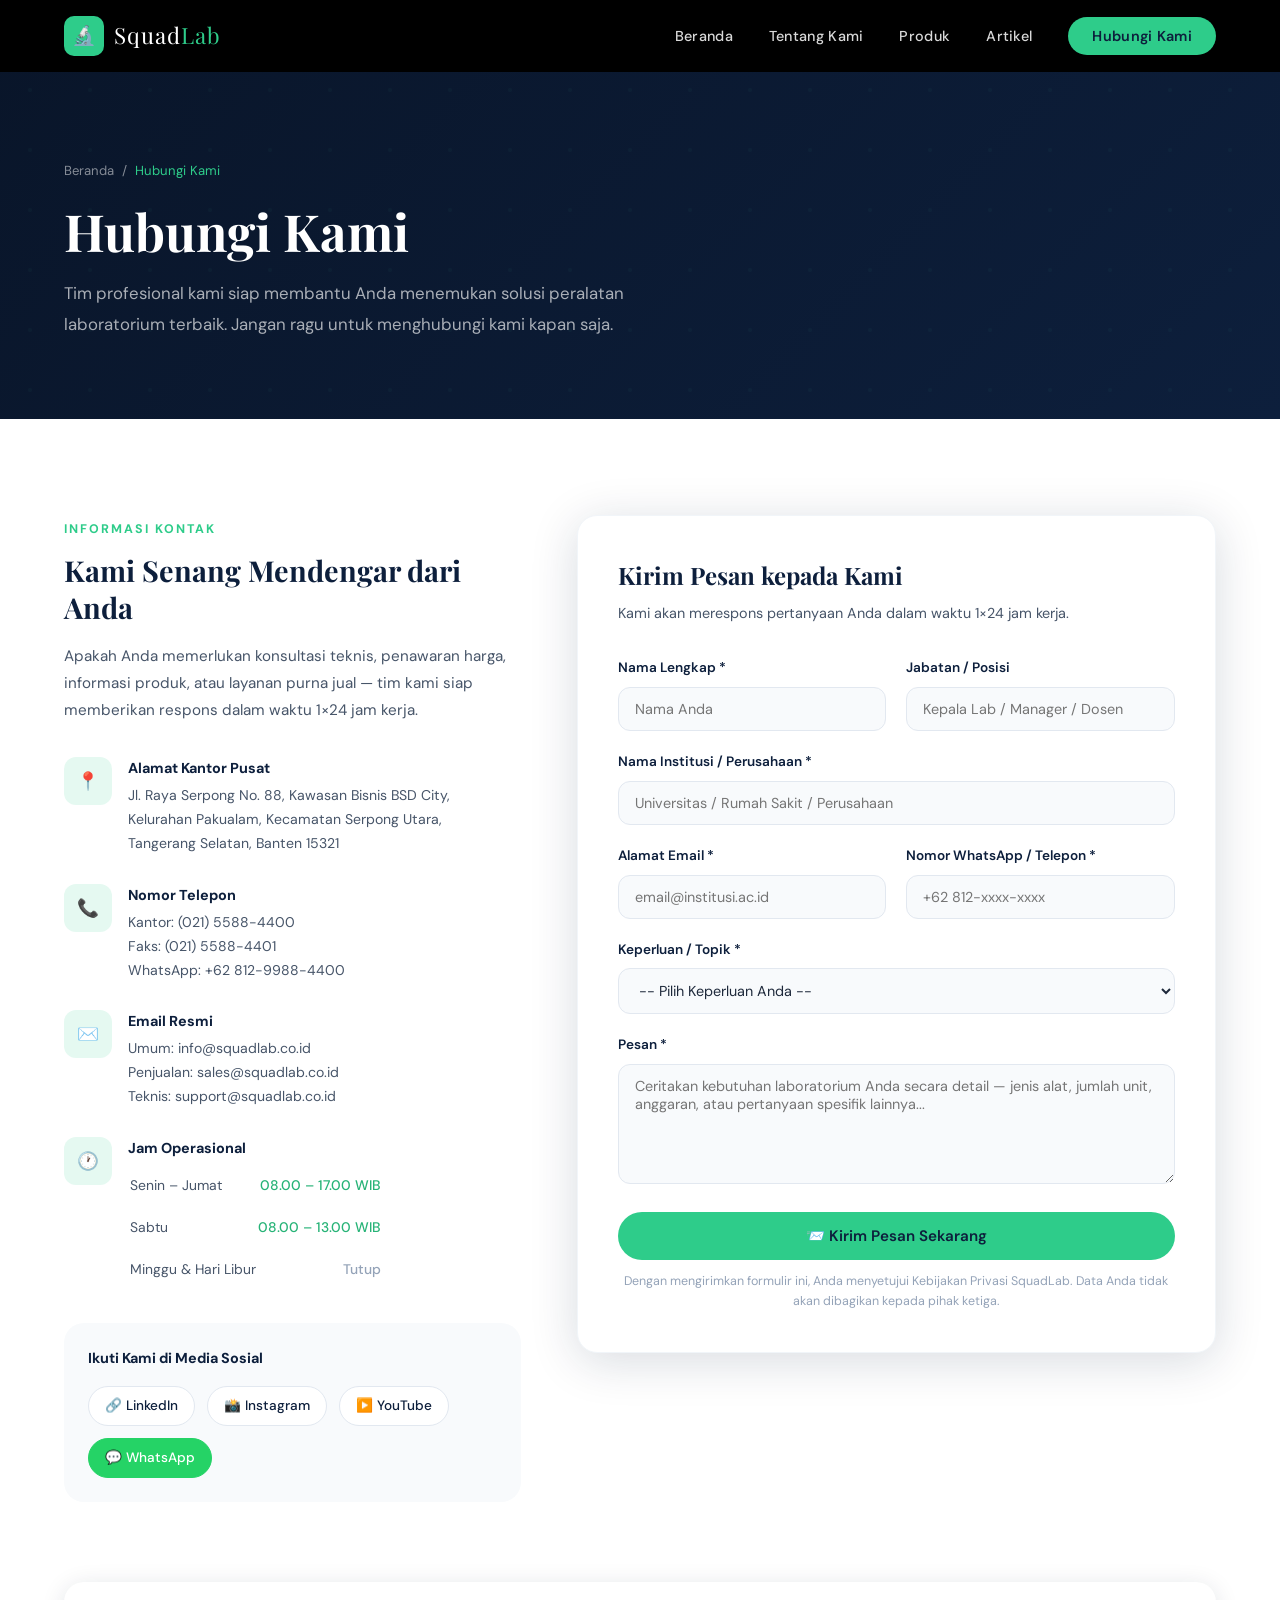
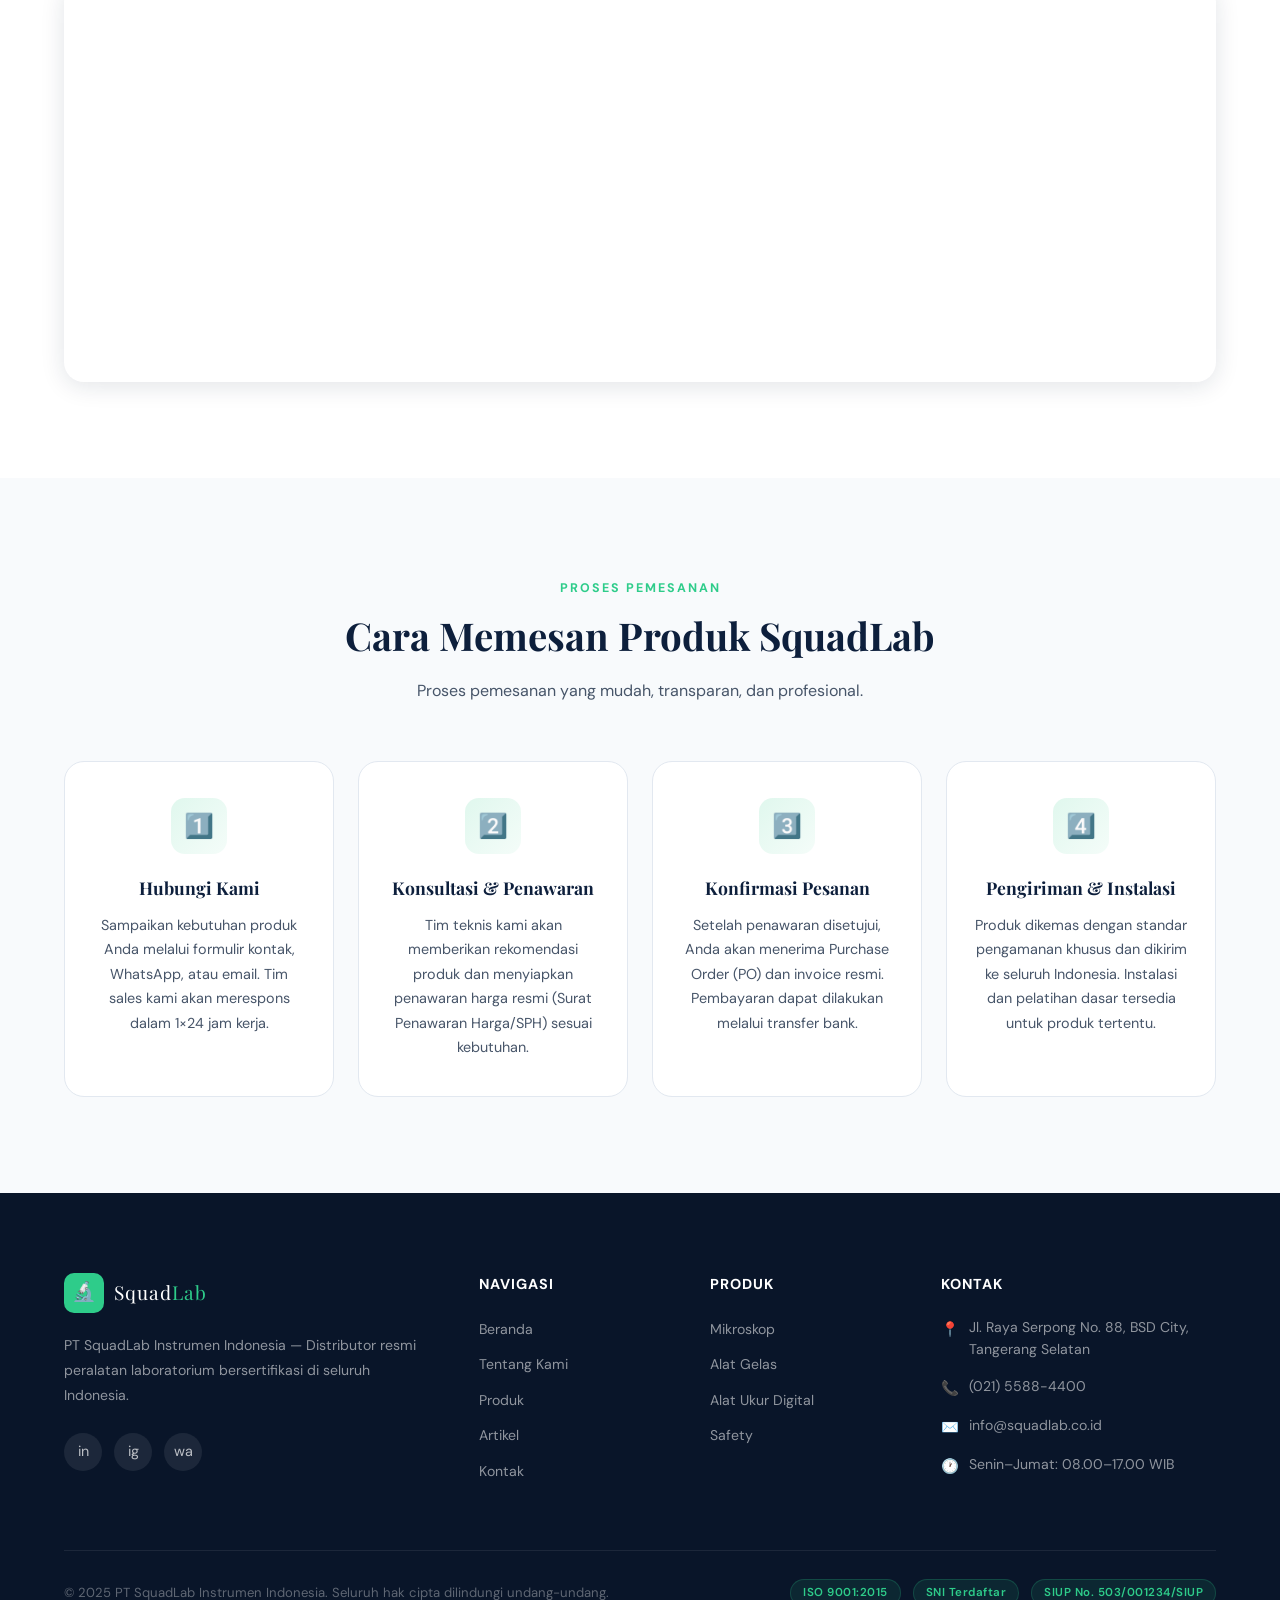
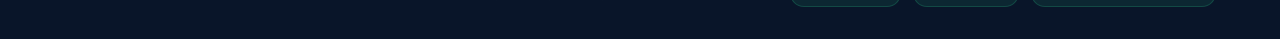
<file: squadlab/contact.html>
<!DOCTYPE html>
<html lang="id">
<head>
  <meta charset="UTF-8">
  <meta name="viewport" content="width=device-width, initial-scale=1.0">
  <title>Hubungi Kami – SquadLab Distributor Alat Laboratorium</title>
  <meta name="description" content="Hubungi tim SquadLab untuk konsultasi, pemesanan, dan penawaran peralatan laboratorium. Kami siap membantu Anda di Tangerang Selatan dan seluruh Indonesia.">
  <link rel="stylesheet" href="style.css">
 <link rel="icon" type="image/svg+xml"
href="data:image/svg+xml,%3Csvg xmlns='http://www.w3.org/2000/svg' viewBox='0 0 100 100'%3E%3Ctext y='.9em' font-size='90'%3E%F0%9F%94%AC%3C/text%3E%3C/svg%3E">
<body>
<div id="page-loader"><div class="loader-logo"><div class="loader-dot"></div><div class="loader-dot"></div><div class="loader-dot"></div><span>SquadLab</span></div></div>
<nav id="navbar">
  <a href="index.html" class="nav-logo"><div class="nav-logo-icon">🔬</div><span class="nav-logo-text">Squad<span>Lab</span></span></a>
  <ul class="nav-links">
    <li><a href="index.html">Beranda</a></li>
    <li><a href="about.html">Tentang Kami</a></li>
    <li><a href="products.html">Produk</a></li>
    <li><a href="articles.html">Artikel</a></li>
    <li><a href="contact.html" class="nav-cta">Hubungi Kami</a></li>
  </ul>
  <div class="hamburger"><span></span><span></span><span></span></div>
</nav>

<div class="page-hero">
  <div class="page-hero-inner">
    <div class="breadcrumb"><a href="index.html">Beranda</a> / <span>Hubungi Kami</span></div>
    <h1 class="page-hero-title">Hubungi Kami</h1>
    <p class="page-hero-subtitle">Tim profesional kami siap membantu Anda menemukan solusi peralatan laboratorium terbaik. Jangan ragu untuk menghubungi kami kapan saja.</p>
  </div>
</div>

<section class="section">
  <div class="section-inner">
    <div class="contact-grid">
      <!-- INFO -->
      <div class="fade-up">
        <span class="section-label">Informasi Kontak</span>
        <h2 class="section-title" style="font-size:1.8rem;">Kami Senang Mendengar dari Anda</h2>
        <p style="color:var(--gray-600);font-size:0.95rem;line-height:1.8;margin-bottom:8px;">Apakah Anda memerlukan konsultasi teknis, penawaran harga, informasi produk, atau layanan purna jual — tim kami siap memberikan respons dalam waktu 1×24 jam kerja.</p>

        <div class="contact-info-items">
          <div class="contact-info-item">
            <div class="contact-icon-box">📍</div>
            <div>
              <div class="contact-info-label">Alamat Kantor Pusat</div>
              <div class="contact-info-text">Jl. Raya Serpong No. 88, Kawasan Bisnis BSD City,<br>Kelurahan Pakualam, Kecamatan Serpong Utara,<br>Tangerang Selatan, Banten 15321</div>
            </div>
          </div>
          <div class="contact-info-item">
            <div class="contact-icon-box">📞</div>
            <div>
              <div class="contact-info-label">Nomor Telepon</div>
              <div class="contact-info-text">
                Kantor: (021) 5588-4400<br>
                Faks: (021) 5588-4401<br>
                WhatsApp: +62 812-9988-4400
              </div>
            </div>
          </div>
          <div class="contact-info-item">
            <div class="contact-icon-box">✉️</div>
            <div>
              <div class="contact-info-label">Email Resmi</div>
              <div class="contact-info-text">
                Umum: info@squadlab.co.id<br>
                Penjualan: sales@squadlab.co.id<br>
                Teknis: support@squadlab.co.id
              </div>
            </div>
          </div>
          <div class="contact-info-item">
            <div class="contact-icon-box">🕐</div>
            <div>
              <div class="contact-info-label">Jam Operasional</div>
              <div class="contact-info-text">
                <table class="hours-table">
                  <tr><td>Senin – Jumat</td><td class="open">08.00 – 17.00 WIB</td></tr>
                  <tr><td>Sabtu</td><td class="open">08.00 – 13.00 WIB</td></tr>
                  <tr><td>Minggu & Hari Libur</td><td style="color:var(--gray-400);">Tutup</td></tr>
                </table>
              </div>
            </div>
          </div>
        </div>

        <!-- SOSIAL MEDIA -->
        <div style="margin-top:32px; padding:24px; background:var(--off-white); border-radius:var(--radius-lg);">
          <div style="font-weight:700; color:var(--navy); margin-bottom:16px; font-size:0.9rem;">Ikuti Kami di Media Sosial</div>
          <div style="display:flex; gap:12px; flex-wrap:wrap;">
            <a href="#" style="display:flex;align-items:center;gap:8px;text-decoration:none;background:var(--white);border:1px solid var(--gray-200);border-radius:50px;padding:8px 16px;font-size:0.85rem;color:var(--navy);font-weight:500;transition:all var(--transition);">🔗 LinkedIn</a>
            <a href="#" style="display:flex;align-items:center;gap:8px;text-decoration:none;background:var(--white);border:1px solid var(--gray-200);border-radius:50px;padding:8px 16px;font-size:0.85rem;color:var(--navy);font-weight:500;transition:all var(--transition);">📸 Instagram</a>
            <a href="#" style="display:flex;align-items:center;gap:8px;text-decoration:none;background:var(--white);border:1px solid var(--gray-200);border-radius:50px;padding:8px 16px;font-size:0.85rem;color:var(--navy);font-weight:500;transition:all var(--transition);">▶️ YouTube</a>
            <a href="#" style="display:flex;align-items:center;gap:8px;text-decoration:none;background:#25D366;border:1px solid #25D366;border-radius:50px;padding:8px 16px;font-size:0.85rem;color:var(--white);font-weight:500;transition:all var(--transition);">💬 WhatsApp</a>
          </div>
        </div>
      </div>

      <!-- FORM -->
      <div class="contact-form-card fade-up">
        <h3 class="form-title">Kirim Pesan kepada Kami</h3>
        <p class="form-subtitle">Kami akan merespons pertanyaan Anda dalam waktu 1×24 jam kerja.</p>
        <form novalidate>
          <div class="form-row">
            <div class="form-group">
              <label>Nama Lengkap *</label>
              <input type="text" placeholder="Nama Anda" required>
              <div class="form-error">Nama lengkap wajib diisi.</div>
            </div>
            <div class="form-group">
              <label>Jabatan / Posisi</label>
              <input type="text" placeholder="Kepala Lab / Manager / Dosen">
            </div>
          </div>
          <div class="form-group">
            <label>Nama Institusi / Perusahaan *</label>
            <input type="text" placeholder="Universitas / Rumah Sakit / Perusahaan" required>
            <div class="form-error">Nama institusi wajib diisi.</div>
          </div>
          <div class="form-row">
            <div class="form-group">
              <label>Alamat Email *</label>
              <input type="email" placeholder="email@institusi.ac.id" required>
              <div class="form-error">Email wajib diisi dengan format yang benar.</div>
            </div>
            <div class="form-group">
              <label>Nomor WhatsApp / Telepon *</label>
              <input type="tel" placeholder="+62 812-xxxx-xxxx" required>
              <div class="form-error">Nomor telepon wajib diisi.</div>
            </div>
          </div>
          <div class="form-group">
            <label>Keperluan / Topik *</label>
            <select required>
              <option value="">-- Pilih Keperluan Anda --</option>
              <option>Permintaan Penawaran Produk</option>
              <option>Konsultasi Teknis</option>
              <option>Layanan Kalibrasi</option>
              <option>Garansi & Perbaikan</option>
              <option>Pengadaan Pemerintah (e-Procurement)</option>
              <option>Kerja Sama & Kemitraan</option>
              <option>Lainnya</option>
            </select>
            <div class="form-error">Silakan pilih keperluan Anda.</div>
          </div>
          <div class="form-group">
            <label>Pesan *</label>
            <textarea placeholder="Ceritakan kebutuhan laboratorium Anda secara detail — jenis alat, jumlah unit, anggaran, atau pertanyaan spesifik lainnya..." required></textarea>
            <div class="form-error">Pesan wajib diisi.</div>
          </div>
          <button type="submit" class="btn btn-primary" style="width:100%;justify-content:center;">📨 Kirim Pesan Sekarang</button>
          <div class="form-success"></div>
          <p style="font-size:0.78rem;color:var(--gray-400);text-align:center;margin-top:12px;">Dengan mengirimkan formulir ini, Anda menyetujui Kebijakan Privasi SquadLab. Data Anda tidak akan dibagikan kepada pihak ketiga.</p>
        </form>
      </div>
    </div>

    <!-- GOOGLE MAPS -->
    <div class="map-container fade-up" style="margin-top:80px;">
      <iframe
        src="https://www.google.com/maps/embed?pb=!1m18!1m12!1m3!1d3966.076!2d106.6469!3d-6.2884!2m3!1f0!2f0!3f0!3m2!1i1024!2i768!4f13.1!3m3!1m2!1s0x0%3A0x0!2sBSD+City%2C+Tangerang+Selatan!5e0!3m2!1sid!2sid!4v1700000000000!5m2!1sid!2sid"
        allowfullscreen loading="lazy" referrerpolicy="no-referrer-when-downgrade"
        title="Lokasi Kantor SquadLab di BSD City, Tangerang Selatan">
      </iframe>
    </div>
  </div>
</section>

<!-- CARA MEMESAN -->
<section class="section clients-section">
  <div class="section-inner">
    <div class="section-header center fade-up">
      <span class="section-label">Proses Pemesanan</span>
      <h2 class="section-title">Cara Memesan Produk SquadLab</h2>
      <p class="section-subtitle">Proses pemesanan yang mudah, transparan, dan profesional.</p>
    </div>
    <div class="features-grid stagger-children">
      <div class="feature-card" style="text-align:center;">
        <div class="feature-icon" style="margin:0 auto 20px;">1️⃣</div>
        <h3 class="feature-title">Hubungi Kami</h3>
        <p class="feature-text">Sampaikan kebutuhan produk Anda melalui formulir kontak, WhatsApp, atau email. Tim sales kami akan merespons dalam 1×24 jam kerja.</p>
      </div>
      <div class="feature-card" style="text-align:center;">
        <div class="feature-icon" style="margin:0 auto 20px;">2️⃣</div>
        <h3 class="feature-title">Konsultasi & Penawaran</h3>
        <p class="feature-text">Tim teknis kami akan memberikan rekomendasi produk dan menyiapkan penawaran harga resmi (Surat Penawaran Harga/SPH) sesuai kebutuhan.</p>
      </div>
      <div class="feature-card" style="text-align:center;">
        <div class="feature-icon" style="margin:0 auto 20px;">3️⃣</div>
        <h3 class="feature-title">Konfirmasi Pesanan</h3>
        <p class="feature-text">Setelah penawaran disetujui, Anda akan menerima Purchase Order (PO) dan invoice resmi. Pembayaran dapat dilakukan melalui transfer bank.</p>
      </div>
      <div class="feature-card" style="text-align:center;">
        <div class="feature-icon" style="margin:0 auto 20px;">4️⃣</div>
        <h3 class="feature-title">Pengiriman & Instalasi</h3>
        <p class="feature-text">Produk dikemas dengan standar pengamanan khusus dan dikirim ke seluruh Indonesia. Instalasi dan pelatihan dasar tersedia untuk produk tertentu.</p>
      </div>
    </div>
  </div>
</section>

<footer>
  <div class="footer-grid">
    <div class="footer-brand"><a href="index.html" class="nav-logo"><div class="nav-logo-icon">🔬</div><span class="nav-logo-text" style="font-size:1.2rem">Squad<span>Lab</span></span></a><p class="footer-desc">PT SquadLab Instrumen Indonesia — Distributor resmi peralatan laboratorium bersertifikasi di seluruh Indonesia.</p><div class="footer-socials"><a href="#" class="social-link">in</a><a href="#" class="social-link">ig</a><a href="#" class="social-link">wa</a></div></div>
    <div><div class="footer-heading">Navigasi</div><ul class="footer-links"><li><a href="index.html">Beranda</a></li><li><a href="about.html">Tentang Kami</a></li><li><a href="products.html">Produk</a></li><li><a href="articles.html">Artikel</a></li><li><a href="contact.html">Kontak</a></li></ul></div>
    <div><div class="footer-heading">Produk</div><ul class="footer-links"><li><a href="products.html">Mikroskop</a></li><li><a href="products.html">Alat Gelas</a></li><li><a href="products.html">Alat Ukur Digital</a></li><li><a href="products.html">Safety</a></li></ul></div>
    <div><div class="footer-heading">Kontak</div><div class="footer-contact-item"><span class="icon">📍</span><span>Jl. Raya Serpong No. 88, BSD City, Tangerang Selatan</span></div><div class="footer-contact-item"><span class="icon">📞</span><span>(021) 5588-4400</span></div><div class="footer-contact-item"><span class="icon">✉️</span><span>info@squadlab.co.id</span></div><div class="footer-contact-item"><span class="icon">🕐</span><span>Senin–Jumat: 08.00–17.00 WIB</span></div></div>
  </div>
  <div class="footer-bottom"><p>© 2025 PT SquadLab Instrumen Indonesia. Seluruh hak cipta dilindungi undang-undang.</p><div class="footer-cert"><span class="cert-badge">ISO 9001:2015</span><span class="cert-badge">SNI Terdaftar</span><span class="cert-badge">SIUP No. 503/001234/SIUP</span></div></div>
</footer>
<button id="back-to-top">↑</button>
<script src="script.js"></script>
</body>
</html>
</file>
<file: squadlab/style.css>
@import url('https://fonts.googleapis.com/css2?family=Playfair+Display:wght@400;600;700&family=DM+Sans:wght@300;400;500;600&display=swap');

:root {
  --navy: #0d1f3c;
  --navy-light: #1a3360;
  --navy-dark: #091529;
  --green: #2ecc8a;
  --green-dark: #27b377;
  --white: #ffffff;
  --off-white: #f8fafc;
  --gray-100: #f1f5f9;
  --gray-200: #e2e8f0;
  --gray-400: #94a3b8;
  --gray-600: #475569;
  --gray-800: #1e293b;
  --font-heading: 'Playfair Display', serif;
  --font-body: 'DM Sans', sans-serif;
  --shadow-sm: 0 2px 8px rgba(13,31,60,0.08);
  --shadow-md: 0 4px 24px rgba(13,31,60,0.12);
  --shadow-lg: 0 8px 48px rgba(13,31,60,0.16);
  --radius: 12px;
  --radius-lg: 20px;
  --transition: 0.3s cubic-bezier(0.4, 0, 0.2, 1);
}

*, *::before, *::after { box-sizing: border-box; margin: 0; padding: 0; }

html { scroll-behavior: smooth; font-size: 16px; }

body {
  font-family: var(--font-body);
  color: var(--gray-800);
  background: var(--white);
  overflow-x: hidden;
  line-height: 1.6;
}

/* ─── LOADING ─── */
#page-loader {
  position: fixed; inset: 0;
  background: var(--navy);
  display: flex; align-items: center; justify-content: center;
  z-index: 9999;
  transition: opacity 0.5s, visibility 0.5s;
}
#page-loader.hidden { opacity: 0; visibility: hidden; }
.loader-logo {
  display: flex; align-items: center; gap: 12px;
  animation: pulse 1.2s ease-in-out infinite;
}
.loader-logo span {
  font-family: var(--font-heading);
  font-size: 2rem;
  color: var(--white);
  letter-spacing: 2px;
}
.loader-dot {
  width: 8px; height: 8px;
  background: var(--green);
  border-radius: 50%;
  animation: bounce 0.8s ease infinite alternate;
}
.loader-dot:nth-child(2) { animation-delay: 0.15s; }
.loader-dot:nth-child(3) { animation-delay: 0.3s; }
@keyframes bounce { to { transform: translateY(-10px); } }
@keyframes pulse { 0%,100%{opacity:1} 50%{opacity:0.7} }

/* ─── NAVBAR ─── */
#navbar {
  position: fixed; top: 0; left: 0; right: 0;
  z-index: 1000;
  padding: 0 5%;
  height: 72px;
  display: flex; align-items: center; justify-content: space-between;
  background: black;
  transition: background var(--transition), box-shadow var(--transition), backdrop-filter var(--transition);
}
#navbar.scrolled {
  background: rgba(13,31,60,0.8);
  backdrop-filter: blur(12px);
  box-shadow: 0 2px 32px rgba(0,0,0,0.3);
}
.nav-logo {
  display: flex; align-items: center; gap: 10px;
  text-decoration: none;
}
.nav-logo-icon {
  width: 40px; height: 40px;
  background: var(--green);
  border-radius: 10px;
  display: flex; align-items: center; justify-content: center;
  font-size: 1.2rem;
}
.nav-logo-text {
  font-family: var(--font-heading);
  font-size: 1.4rem;
  color: var(--white);
  letter-spacing: 1px;
}
.nav-logo-text span { color: var(--green); }
.nav-links {
  display: flex; align-items: center; gap: 36px;
  list-style: none;
}
.nav-links a {
  text-decoration: none;
  color: rgba(255,255,255,0.85);
  font-size: 0.9rem;
  font-weight: 500;
  letter-spacing: 0.3px;
  transition: color var(--transition);
  position: relative;
}
.nav-links a::after {
  content: '';
  position: absolute; bottom: -4px; left: 0;
  width: 0; height: 2px;
  background: var(--green);
  transition: width var(--transition);
}
.nav-links a:hover, .nav-links a.active { color: var(--white); }
.nav-links a:hover::after, .nav-links a.active::after { width: 100%; }
.nav-cta {
  background: var(--green) !important;
  color: var(--navy) !important;
  padding: 10px 24px !important;
  border-radius: 50px !important;
  font-weight: 600 !important;
}
.nav-cta::after { display: none !important; }
.nav-cta:hover { background: var(--green-dark) !important; transform: translateY(-1px); }
.hamburger {
  display: none;
  flex-direction: column; gap: 5px; cursor: pointer;
  padding: 4px;
}
.hamburger span {
  width: 24px; height: 2px;
  background: var(--white);
  border-radius: 2px;
  transition: var(--transition);
}
.hamburger.active span:nth-child(1) { transform: rotate(45deg) translate(5px,5px); }
.hamburger.active span:nth-child(2) { opacity: 0; }
.hamburger.active span:nth-child(3) { transform: rotate(-45deg) translate(5px,-5px); }

/* ─── HERO ─── */
.hero {
  min-height: 100vh;
  background: linear-gradient(135deg, var(--navy-dark) 0%, var(--navy) 40%, var(--navy-light) 100%);
  position: relative;
  display: flex; align-items: center;
  overflow: hidden;
}
.hero::before {
  content: '';
  position: absolute; inset: 0;
  background: url("data:image/svg+xml,%3Csvg width='60' height='60' viewBox='0 0 60 60' xmlns='http://www.w3.org/2000/svg'%3E%3Cg fill='none' fill-rule='evenodd'%3E%3Cg fill='%232ecc8a' fill-opacity='0.04'%3E%3Ccircle cx='30' cy='30' r='2'/%3E%3C/g%3E%3C/g%3E%3C/svg%3E");
}
.hero-bg-shape {
  position: absolute;
  border-radius: 50%;
  filter: blur(80px);
  opacity: 0.15;
}
.hero-bg-shape-1 {
  width: 600px; height: 600px;
  background: var(--green);
  top: -200px; right: -200px;
}
.hero-bg-shape-2 {
  width: 400px; height: 400px;
  background: #1e90ff;
  bottom: -100px; left: 10%;
}
.hero-content {
  position: relative;
  max-width: 1200px;
  margin: 0 auto;
  padding: 0 5%;
  display: grid;
  grid-template-columns: 1fr 1fr;
  gap: 80px;
  align-items: center;
  width: 100%;
}
.hero-badge {
  display: inline-flex; align-items: center; gap: 8px;
  background: rgba(46,204,138,0.15);
  border: 1px solid rgba(46,204,138,0.3);
  color: var(--green);
  padding: 6px 16px;
  border-radius: 50px;
  font-size: 0.8rem;
  font-weight: 600;
  letter-spacing: 1px;
  text-transform: uppercase;
  margin-bottom: 24px;
}
.hero-badge::before {
  content: '';
  width: 8px; height: 8px;
  background: var(--green);
  border-radius: 50%;
  animation: blink 2s ease infinite;
}
@keyframes blink { 0%,100%{opacity:1} 50%{opacity:0.3} }
.hero-title {
  font-family: var(--font-heading);
  font-size: clamp(2.2rem, 4vw, 3.4rem);
  line-height: 1.2;
  color: var(--white);
  margin-bottom: 20px;
}
.hero-title span { color: var(--green); }
.hero-subtitle {
  font-size: 1.1rem;
  color: rgba(255,255,255,0.75);
  line-height: 1.8;
  margin-bottom: 40px;
  max-width: 500px;
}
.hero-buttons { display: flex; gap: 16px; flex-wrap: wrap; }
.btn {
  display: inline-flex; align-items: center; gap: 8px;
  padding: 14px 32px;
  border-radius: 50px;
  font-family: var(--font-body);
  font-size: 0.95rem;
  font-weight: 600;
  cursor: pointer;
  transition: all var(--transition);
  text-decoration: none;
  border: none;
}
.btn-primary {
  background: var(--green);
  color: var(--navy);
}
.btn-primary:hover {
  background: var(--green-dark);
  transform: translateY(-2px);
  box-shadow: 0 8px 24px rgba(46,204,138,0.4);
}
.btn-outline {
  background: transparent;
  color: var(--white);
  border: 2px solid rgba(255,255,255,0.4);
}
.btn-outline:hover {
  border-color: var(--white);
  background: rgba(255,255,255,0.1);
  transform: translateY(-2px);
}
.btn-navy {
  background: var(--navy);
  color: var(--white);
}
.btn-navy:hover {
  background: var(--navy-light);
  transform: translateY(-2px);
  box-shadow: var(--shadow-md);
}
.hero-stats {
  display: flex; gap: 32px; margin-top: 48px;
}
.hero-stat-item { text-align: center; }
.hero-stat-num {
  font-family: var(--font-heading);
  font-size: 2rem;
  color: var(--green);
  font-weight: 700;
  display: block;
}
.hero-stat-label {
  font-size: 0.8rem;
  color: rgba(255,255,255,0.6);
  text-transform: uppercase;
  letter-spacing: 0.5px;
}
.hero-visual {
  position: relative;
  display: flex; justify-content: center; align-items: center;
}
.hero-card-stack {
  position: relative;
  width: 340px; height: 400px;
}
.hero-card {
  position: absolute;
  background: rgba(255,255,255,0.07);
  border: 1px solid rgba(255,255,255,0.1);
  border-radius: var(--radius-lg);
  backdrop-filter: blur(20px);
  padding: 28px;
  transition: transform 0.6s ease;
}
.hero-card:nth-child(1) {
  width: 280px; top: 0; left: 0;
  animation: float1 4s ease-in-out infinite;
}
.hero-card:nth-child(2) {
  width: 260px; bottom: 20px; right: 0;
  animation: float2 4s ease-in-out infinite 0.5s;
}
@keyframes float1 { 0%,100%{transform:translateY(0)} 50%{transform:translateY(-12px)} }
@keyframes float2 { 0%,100%{transform:translateY(0)} 50%{transform:translateY(10px)} }
.hero-card-icon {
  width: 44px; height: 44px;
  background: var(--green);
  border-radius: 10px;
  display: flex; align-items: center; justify-content: center;
  font-size: 1.3rem;
  margin-bottom: 16px;
}
.hero-card-title {
  font-family: var(--font-heading);
  font-size: 1rem;
  color: var(--white);
  margin-bottom: 8px;
}
.hero-card-text {
  font-size: 0.82rem;
  color: rgba(255,255,255,0.6);
  line-height: 1.6;
}

/* ─── SECTIONS ─── */
.section { padding: 96px 5%; }
.section-inner { max-width: 1200px; margin: 0 auto; }
.section-label {
  display: inline-block;
  font-size: 0.78rem;
  font-weight: 700;
  letter-spacing: 2px;
  text-transform: uppercase;
  color: var(--green);
  margin-bottom: 12px;
}
.section-title {
  font-family: var(--font-heading);
  font-size: clamp(1.8rem, 3vw, 2.6rem);
  color: var(--navy);
  line-height: 1.3;
  margin-bottom: 16px;
}
.section-title.white { color: var(--white); }
.section-subtitle {
  font-size: 1rem;
  color: var(--gray-600);
  max-width: 580px;
  line-height: 1.8;
}
.section-subtitle.white { color: rgba(255,255,255,0.7); }
.section-header { margin-bottom: 56px; }
.section-header.center { text-align: center; }
.section-header.center .section-subtitle { margin: 0 auto; }

/* ─── FEATURES ─── */
.features-grid {
  display: grid;
  grid-template-columns: repeat(auto-fit, minmax(240px, 1fr));
  gap: 24px;
}
.feature-card {
  background: var(--white);
  border: 1px solid var(--gray-200);
  border-radius: var(--radius-lg);
  padding: 36px 28px;
  transition: all var(--transition);
  position: relative;
  overflow: hidden;
}
.feature-card::before {
  content: '';
  position: absolute; bottom: 0; left: 0; right: 0;
  height: 3px;
  background: var(--green);
  transform: scaleX(0);
  transition: transform var(--transition);
}
.feature-card:hover {
  box-shadow: var(--shadow-lg);
  transform: translateY(-4px);
  border-color: transparent;
}
.feature-card:hover::before { transform: scaleX(1); }
.feature-icon {
  width: 56px; height: 56px;
  background: linear-gradient(135deg, rgba(46,204,138,0.15), rgba(46,204,138,0.05));
  border-radius: 14px;
  display: flex; align-items: center; justify-content: center;
  font-size: 1.5rem;
  margin-bottom: 20px;
}
.feature-title {
  font-family: var(--font-heading);
  font-size: 1.1rem;
  color: var(--navy);
  margin-bottom: 10px;
}
.feature-text { font-size: 0.9rem; color: var(--gray-600); line-height: 1.7; }

/* ─── PRODUCTS ─── */
.products-grid {
  display: grid;
  grid-template-columns: repeat(auto-fill, minmax(300px, 1fr));
  gap: 28px;
}
.product-card {
  background: var(--white);
  border-radius: var(--radius-lg);
  overflow: hidden;
  box-shadow: var(--shadow-sm);
  transition: all var(--transition);
  border: 1px solid var(--gray-200);
}
.product-card:hover {
  box-shadow: var(--shadow-lg);
  transform: translateY(-6px);
  border-color: transparent;
}
.product-img {
  height: 200px;
  background: linear-gradient(135deg, var(--gray-100), var(--gray-200));
  display: flex; align-items: center; justify-content: center;
  font-size: 4rem;
  position: relative;
  overflow: hidden;
}
.product-img::after {
  content: '';
  position: absolute; inset: 0;
  background: linear-gradient(to bottom, transparent 60%, rgba(13,31,60,0.05));
}
.product-badge {
  position: absolute; top: 16px; left: 16px;
  background: var(--green);
  color: var(--navy);
  font-size: 0.72rem;
  font-weight: 700;
  padding: 4px 12px;
  border-radius: 50px;
  text-transform: uppercase;
  letter-spacing: 0.5px;
}
.product-body { padding: 24px; }
.product-category {
  font-size: 0.75rem;
  color: var(--green-dark);
  font-weight: 600;
  text-transform: uppercase;
  letter-spacing: 1px;
  margin-bottom: 8px;
}
.product-name {
  font-family: var(--font-heading);
  font-size: 1.15rem;
  color: var(--navy);
  margin-bottom: 10px;
  line-height: 1.4;
}
.product-desc { font-size: 0.87rem; color: var(--gray-600); line-height: 1.7; margin-bottom: 20px; }
.product-specs {
  list-style: none;
  margin-bottom: 20px;
}
.product-specs li {
  font-size: 0.82rem;
  color: var(--gray-600);
  padding: 4px 0;
  display: flex; align-items: center; gap: 8px;
}
.product-specs li::before {
  content: '✓';
  color: var(--green);
  font-weight: 700;
  font-size: 0.85rem;
}
.product-footer {
  display: flex; align-items: center; justify-content: space-between;
  padding: 16px 24px;
  border-top: 1px solid var(--gray-100);
  background: var(--off-white);
}
.btn-sm {
  padding: 8px 20px;
  font-size: 0.85rem;
  border-radius: 50px;
}

/* ─── CLIENTS ─── */
.clients-section { background: var(--off-white); }
.clients-grid {
  display: flex; flex-wrap: wrap; gap: 20px; justify-content: center;
  align-items: center;
}
.client-item {
  background: var(--white);
  border: 1px solid var(--gray-200);
  border-radius: var(--radius);
  padding: 20px 32px;
  font-size: 0.9rem;
  font-weight: 600;
  color: var(--gray-600);
  transition: all var(--transition);
  display: flex; align-items: center; gap: 10px;
}
.client-item:hover {
  border-color: var(--green);
  color: var(--navy);
  box-shadow: var(--shadow-sm);
  transform: translateY(-2px);
}
.client-item span { font-size: 1.3rem; }

/* ─── TESTIMONIALS ─── */
.testimonials-grid {
  display: grid;
  grid-template-columns: repeat(auto-fit, minmax(300px, 1fr));
  gap: 24px;
}
.testimonial-card {
  background: var(--white);
  border-radius: var(--radius-lg);
  padding: 32px;
  box-shadow: var(--shadow-md);
  border: 1px solid var(--gray-100);
  transition: all var(--transition);
}
.testimonial-card:hover { transform: translateY(-4px); box-shadow: var(--shadow-lg); }
.testimonial-stars { color: #f59e0b; font-size: 1rem; margin-bottom: 16px; letter-spacing: 2px; }
.testimonial-quote {
  font-size: 0.95rem;
  color: var(--gray-600);
  line-height: 1.8;
  font-style: italic;
  margin-bottom: 24px;
}
.testimonial-author { display: flex; align-items: center; gap: 14px; }
.testimonial-avatar {
  width: 48px; height: 48px;
  background: linear-gradient(135deg, var(--navy), var(--navy-light));
  border-radius: 50%;
  display: flex; align-items: center; justify-content: center;
  font-weight: 700;
  color: var(--white);
  font-size: 0.9rem;
}
.testimonial-name { font-weight: 600; color: var(--navy); font-size: 0.9rem; }
.testimonial-role { font-size: 0.8rem; color: var(--gray-400); margin-top: 2px; }

/* ─── CTA SECTION ─── */
.cta-section {
  background: linear-gradient(135deg, var(--navy), var(--navy-light));
  text-align: center;
  position: relative;
  overflow: hidden;
}
.cta-section::before {
  content: '';
  position: absolute; inset: 0;
  background: url("data:image/svg+xml,%3Csvg width='80' height='80' viewBox='0 0 80 80' xmlns='http://www.w3.org/2000/svg'%3E%3Cg fill='none' fill-rule='evenodd'%3E%3Cg fill='%232ecc8a' fill-opacity='0.05'%3E%3Ccircle cx='40' cy='40' r='3'/%3E%3C/g%3E%3C/g%3E%3C/svg%3E");
}
.cta-section .section-inner { position: relative; }
.cta-title {
  font-family: var(--font-heading);
  font-size: clamp(1.8rem, 3vw, 2.8rem);
  color: var(--white);
  margin-bottom: 16px;
}
.cta-subtitle {
  font-size: 1rem;
  color: rgba(255,255,255,0.7);
  margin-bottom: 40px;
  max-width: 500px;
  margin-left: auto; margin-right: auto;
  line-height: 1.8;
}
.cta-buttons { display: flex; gap: 16px; justify-content: center; flex-wrap: wrap; }

/* ─── FOOTER ─── */
footer {
  background: var(--navy-dark);
  color: rgba(255,255,255,0.8);
  padding: 80px 5% 32px;
}
.footer-grid {
  max-width: 1200px;
  margin: 0 auto;
  display: grid;
  grid-template-columns: 2fr 1fr 1fr 1.5fr;
  gap: 48px;
  margin-bottom: 56px;
}
.footer-brand .nav-logo { margin-bottom: 20px; }
.footer-desc {
  font-size: 0.88rem;
  line-height: 1.8;
  color: rgba(255,255,255,0.55);
  margin-bottom: 24px;
}
.footer-socials { display: flex; gap: 12px; }
.social-link {
  width: 38px; height: 38px;
  background: rgba(255,255,255,0.08);
  border-radius: 50%;
  display: flex; align-items: center; justify-content: center;
  font-size: 0.9rem;
  text-decoration: none;
  color: rgba(255,255,255,0.7);
  transition: all var(--transition);
}
.social-link:hover {
  background: var(--green);
  color: var(--navy);
}
.footer-heading {
  font-weight: 700;
  font-size: 0.9rem;
  color: var(--white);
  text-transform: uppercase;
  letter-spacing: 1px;
  margin-bottom: 20px;
}
.footer-links { list-style: none; }
.footer-links li { margin-bottom: 10px; }
.footer-links a {
  text-decoration: none;
  color: rgba(255,255,255,0.55);
  font-size: 0.88rem;
  transition: color var(--transition);
}
.footer-links a:hover { color: var(--green); }
.footer-contact-item {
  display: flex; align-items: flex-start; gap: 10px;
  margin-bottom: 14px;
  font-size: 0.88rem;
  color: rgba(255,255,255,0.55);
  line-height: 1.6;
}
.footer-contact-item .icon { color: var(--green); font-size: 0.9rem; margin-top: 2px; }
.footer-bottom {
  max-width: 1200px;
  margin: 0 auto;
  padding-top: 28px;
  border-top: 1px solid rgba(255,255,255,0.08);
  display: flex; justify-content: space-between; align-items: center;
  flex-wrap: wrap; gap: 12px;
}
.footer-bottom p { font-size: 0.82rem; color: rgba(255,255,255,0.35); }
.footer-cert {
  display: flex; gap: 12px; flex-wrap: wrap;
}
.cert-badge {
  background: rgba(46,204,138,0.1);
  border: 1px solid rgba(46,204,138,0.2);
  color: var(--green);
  font-size: 0.72rem;
  padding: 4px 12px;
  border-radius: 50px;
  font-weight: 600;
  letter-spacing: 0.5px;
}

/* ─── BACK TO TOP ─── */
#back-to-top {
  position: fixed; bottom: 32px; right: 32px;
  width: 48px; height: 48px;
  background: var(--green);
  color: var(--navy);
  border: none; border-radius: 50%;
  cursor: pointer;
  font-size: 1.1rem;
  display: flex; align-items: center; justify-content: center;
  box-shadow: 0 4px 16px rgba(46,204,138,0.4);
  opacity: 0; visibility: hidden;
  transform: translateY(16px);
  transition: all var(--transition);
  z-index: 100;
}
#back-to-top.visible {
  opacity: 1; visibility: visible; transform: translateY(0);
}
#back-to-top:hover { background: var(--green-dark); transform: translateY(-2px) !important; }

/* ─── ANIMATIONS ─── */
.fade-up {
  opacity: 0;
  transform: translateY(32px);
  transition: opacity 0.7s ease, transform 0.7s ease;
}
.fade-up.visible { opacity: 1; transform: translateY(0); }
.fade-in {
  opacity: 0;
  transition: opacity 0.7s ease;
}
.fade-in.visible { opacity: 1; }

/* ─── PAGE HERO (subpages) ─── */
.page-hero {
  background: linear-gradient(135deg, var(--navy-dark), var(--navy));
  padding: 160px 5% 80px;
  position: relative;
  overflow: hidden;
}
.page-hero::before {
  content: '';
  position: absolute; inset: 0;
  background: url("data:image/svg+xml,%3Csvg width='60' height='60' viewBox='0 0 60 60' xmlns='http://www.w3.org/2000/svg'%3E%3Cg fill='none'%3E%3Cg fill='%232ecc8a' fill-opacity='0.04'%3E%3Ccircle cx='30' cy='30' r='2'/%3E%3C/g%3E%3C/g%3E%3C/svg%3E");
}
.page-hero-inner { max-width: 1200px; margin: 0 auto; position: relative; }
.breadcrumb {
  display: flex; gap: 8px; align-items: center;
  font-size: 0.82rem;
  color: rgba(255,255,255,0.5);
  margin-bottom: 20px;
}
.breadcrumb a { color: rgba(255,255,255,0.5); text-decoration: none; transition: color var(--transition); }
.breadcrumb a:hover { color: var(--green); }
.breadcrumb span { color: var(--green); }
.page-hero-title {
  font-family: var(--font-heading);
  font-size: clamp(2rem, 4vw, 3.2rem);
  color: var(--white);
  margin-bottom: 16px;
  line-height: 1.2;
}
.page-hero-subtitle {
  font-size: 1.05rem;
  color: rgba(255,255,255,0.65);
  max-width: 560px;
  line-height: 1.8;
}

/* ─── ABOUT ─── */
.about-intro-grid {
  display: grid;
  grid-template-columns: 1fr 1fr;
  gap: 80px;
  align-items: center;
}
.about-visual {
  position: relative;
}
.about-img-frame {
  background: linear-gradient(135deg, var(--gray-100), var(--gray-200));
  border-radius: var(--radius-lg);
  height: 420px;
  display: flex; align-items: center; justify-content: center;
  font-size: 6rem;
  position: relative;
  overflow: hidden;
}
.about-img-frame::after {
  content: '';
  position: absolute; inset: 0;
  background: linear-gradient(135deg, rgba(46,204,138,0.05), transparent);
}
.about-stat-card {
  position: absolute;
  background: var(--white);
  border-radius: var(--radius);
  padding: 20px 24px;
  box-shadow: var(--shadow-lg);
  text-align: center;
}
.about-stat-card.top-right { top: -20px; right: -24px; }
.about-stat-card.bottom-left { bottom: -20px; left: -24px; }
.about-stat-num {
  font-family: var(--font-heading);
  font-size: 1.8rem;
  color: var(--navy);
  font-weight: 700;
  display: block;
  line-height: 1;
}
.about-stat-label { font-size: 0.78rem; color: var(--gray-400); margin-top: 4px; font-weight: 500; }

.vision-mission-grid {
  display: grid;
  grid-template-columns: 1fr 1fr;
  gap: 28px;
}
.vm-card {
  border-radius: var(--radius-lg);
  padding: 40px;
}
.vm-card.vision { background: var(--navy); }
.vm-card.mission { background: linear-gradient(135deg, rgba(46,204,138,0.1), rgba(46,204,138,0.03)); border: 1px solid rgba(46,204,138,0.2); }
.vm-card-label {
  font-size: 0.75rem;
  font-weight: 700;
  letter-spacing: 2px;
  text-transform: uppercase;
  margin-bottom: 16px;
}
.vm-card.vision .vm-card-label { color: var(--green); }
.vm-card.mission .vm-card-label { color: var(--green-dark); }
.vm-card-title {
  font-family: var(--font-heading);
  font-size: 1.3rem;
  margin-bottom: 16px;
}
.vm-card.vision .vm-card-title { color: var(--white); }
.vm-card.mission .vm-card-title { color: var(--navy); }
.vm-card-text { font-size: 0.9rem; line-height: 1.8; }
.vm-card.vision .vm-card-text { color: rgba(255,255,255,0.7); }
.vm-card.mission .vm-card-text { color: var(--gray-600); }

/* Timeline */
.timeline { position: relative; padding-left: 32px; }
.timeline::before {
  content: '';
  position: absolute; left: 8px; top: 0; bottom: 0;
  width: 2px;
  background: linear-gradient(to bottom, var(--green), var(--navy-light));
}
.timeline-item { position: relative; margin-bottom: 40px; }
.timeline-dot {
  position: absolute; left: -28px; top: 6px;
  width: 16px; height: 16px;
  background: var(--green);
  border-radius: 50%;
  border: 3px solid var(--white);
  box-shadow: 0 0 0 3px var(--green);
}
.timeline-year {
  font-size: 0.8rem;
  color: var(--green-dark);
  font-weight: 700;
  text-transform: uppercase;
  letter-spacing: 1px;
  margin-bottom: 6px;
}
.timeline-title {
  font-family: var(--font-heading);
  font-size: 1rem;
  color: var(--navy);
  margin-bottom: 6px;
}
.timeline-text { font-size: 0.88rem; color: var(--gray-600); line-height: 1.7; }

/* Values */
.values-grid {
  display: grid;
  grid-template-columns: repeat(auto-fit, minmax(200px, 1fr));
  gap: 20px;
}
.value-card {
  background: linear-gradient(135deg, var(--navy), var(--navy-light));
  border-radius: var(--radius-lg);
  padding: 32px 24px;
  text-align: center;
  transition: transform var(--transition);
}
.value-card:hover { transform: translateY(-4px); }
.value-icon { font-size: 2rem; margin-bottom: 16px; }
.value-title { font-family: var(--font-heading); color: var(--white); font-size: 1rem; margin-bottom: 8px; }
.value-text { font-size: 0.82rem; color: rgba(255,255,255,0.6); line-height: 1.7; }

/* Org */
.org-grid {
  display: grid;
  grid-template-columns: repeat(auto-fit, minmax(200px, 1fr));
  gap: 24px;
  justify-items: center;
}
.org-card {
  text-align: center;
  background: var(--white);
  border: 1px solid var(--gray-200);
  border-radius: var(--radius-lg);
  padding: 32px 24px;
  transition: all var(--transition);
  width: 100%;
}
.org-card:hover { box-shadow: var(--shadow-md); transform: translateY(-3px); border-color: transparent; }
.org-avatar {
  width: 72px; height: 72px;
  background: linear-gradient(135deg, var(--navy), var(--navy-light));
  border-radius: 50%;
  display: flex; align-items: center; justify-content: center;
  font-size: 1.5rem;
  margin: 0 auto 16px;
  font-weight: 700;
  color: var(--white);
}
.org-name { font-family: var(--font-heading); color: var(--navy); font-size: 1rem; margin-bottom: 4px; }
.org-title { font-size: 0.8rem; color: var(--green-dark); font-weight: 600; margin-bottom: 8px; }
.org-desc { font-size: 0.82rem; color: var(--gray-600); line-height: 1.6; }

/* ─── ARTICLES ─── */
.articles-grid {
  display: grid;
  grid-template-columns: repeat(auto-fill, minmax(320px, 1fr));
  gap: 28px;
}
.article-card {
  background: var(--white);
  border-radius: var(--radius-lg);
  overflow: hidden;
  box-shadow: var(--shadow-sm);
  border: 1px solid var(--gray-200);
  transition: all var(--transition);
  text-decoration: none;
  color: inherit;
  display: block;
}
.article-card:hover {
  box-shadow: var(--shadow-lg);
  transform: translateY(-6px);
  border-color: transparent;
}
.article-img {
  height: 180px;
  background: linear-gradient(135deg, var(--navy), var(--navy-light));
  display: flex; align-items: center; justify-content: center;
  font-size: 3.5rem;
  position: relative;
}
.article-cat {
  position: absolute; bottom: 16px; left: 16px;
  background: var(--green);
  color: var(--navy);
  font-size: 0.7rem;
  font-weight: 700;
  padding: 4px 12px;
  border-radius: 50px;
  text-transform: uppercase;
  letter-spacing: 0.5px;
}
.article-body { padding: 24px; }
.article-meta {
  display: flex; gap: 12px; align-items: center;
  font-size: 0.78rem;
  color: var(--gray-400);
  margin-bottom: 12px;
}
.article-title {
  font-family: var(--font-heading);
  font-size: 1.15rem;
  color: var(--navy);
  margin-bottom: 10px;
  line-height: 1.4;
  transition: color var(--transition);
}
.article-card:hover .article-title { color: var(--green-dark); }
.article-excerpt { font-size: 0.88rem; color: var(--gray-600); line-height: 1.7; }
.article-footer {
  padding: 16px 24px;
  border-top: 1px solid var(--gray-100);
  display: flex; justify-content: space-between; align-items: center;
}
.read-more {
  font-size: 0.85rem;
  color: var(--green-dark);
  font-weight: 600;
  display: flex; align-items: center; gap: 4px;
  transition: gap var(--transition);
}
.article-card:hover .read-more { gap: 8px; }

/* ─── CONTACT ─── */
.contact-grid {
  display: grid;
  grid-template-columns: 1fr 1.4fr;
  gap: 56px;
  align-items: start;
}
.contact-info-items { margin-top: 32px; }
.contact-info-item {
  display: flex; gap: 16px; align-items: flex-start;
  margin-bottom: 28px;
}
.contact-icon-box {
  width: 48px; height: 48px;
  background: rgba(46,204,138,0.12);
  border-radius: 12px;
  display: flex; align-items: center; justify-content: center;
  font-size: 1.1rem;
  flex-shrink: 0;
}
.contact-info-label { font-weight: 700; color: var(--navy); margin-bottom: 4px; font-size: 0.9rem; }
.contact-info-text { font-size: 0.88rem; color: var(--gray-600); line-height: 1.7; }
.hours-table { width: 100%; }
.hours-table tr { border-bottom: 1px solid var(--gray-100); }
.hours-table td { padding: 8px 0; font-size: 0.87rem; color: var(--gray-600); }
.hours-table td:last-child { text-align: right; font-weight: 500; color: var(--navy); }
.open { color: var(--green-dark) !important; }

.contact-form-card {
  background: var(--white);
  border-radius: var(--radius-lg);
  padding: 40px;
  box-shadow: var(--shadow-lg);
  border: 1px solid var(--gray-100);
}
.form-title {
  font-family: var(--font-heading);
  font-size: 1.5rem;
  color: var(--navy);
  margin-bottom: 8px;
}
.form-subtitle { font-size: 0.9rem; color: var(--gray-600); margin-bottom: 32px; }
.form-row { display: grid; grid-template-columns: 1fr 1fr; gap: 20px; }
.form-group { margin-bottom: 20px; }
.form-group label {
  display: block;
  font-size: 0.85rem;
  font-weight: 600;
  color: var(--navy);
  margin-bottom: 8px;
}
.form-group input,
.form-group select,
.form-group textarea {
  width: 100%;
  padding: 12px 16px;
  border: 1px solid var(--gray-200);
  border-radius: var(--radius);
  font-family: var(--font-body);
  font-size: 0.9rem;
  color: var(--gray-800);
  transition: border-color var(--transition), box-shadow var(--transition);
  background: var(--off-white);
  outline: none;
}
.form-group input:focus,
.form-group select:focus,
.form-group textarea:focus {
  border-color: var(--green);
  box-shadow: 0 0 0 3px rgba(46,204,138,0.15);
  background: var(--white);
}
.form-group textarea { resize: vertical; min-height: 120px; }
.form-error {
  font-size: 0.78rem;
  color: #ef4444;
  margin-top: 5px;
  display: none;
}
.form-group.error input,
.form-group.error select,
.form-group.error textarea { border-color: #ef4444; }
.form-group.error .form-error { display: block; }
.form-success {
  background: rgba(46,204,138,0.12);
  border: 1px solid rgba(46,204,138,0.3);
  border-radius: var(--radius);
  padding: 16px 20px;
  color: var(--green-dark);
  font-size: 0.9rem;
  font-weight: 600;
  display: none;
  margin-top: 16px;
}
.map-container {
  border-radius: var(--radius-lg);
  overflow: hidden;
  box-shadow: var(--shadow-md);
  margin-top: 56px;
  height: 400px;
}
.map-container iframe { width: 100%; height: 100%; border: none; display: block; }

/* ─── PRODUCT DETAIL ─── */
.product-detail-grid {
  display: grid;
  grid-template-columns: 1fr 1fr;
  gap: 64px;
  align-items: start;
}
.product-detail-img {
  background: linear-gradient(135deg, var(--gray-100), var(--gray-200));
  border-radius: var(--radius-lg);
  height: 480px;
  display: flex; align-items: center; justify-content: center;
  font-size: 8rem;
  box-shadow: var(--shadow-md);
  position: sticky; top: 96px;
}
.product-detail-label {
  font-size: 0.75rem; font-weight: 700;
  color: var(--green-dark);
  text-transform: uppercase;
  letter-spacing: 1.5px;
  margin-bottom: 8px;
}
.product-detail-name {
  font-family: var(--font-heading);
  font-size: 2rem;
  color: var(--navy);
  margin-bottom: 20px;
  line-height: 1.3;
}
.product-detail-desc {
  font-size: 0.95rem;
  color: var(--gray-600);
  line-height: 1.8;
  margin-bottom: 32px;
}
.spec-table { width: 100%; border-collapse: collapse; margin-bottom: 32px; }
.spec-table tr { border-bottom: 1px solid var(--gray-100); }
.spec-table tr:first-child { border-top: 1px solid var(--gray-100); }
.spec-table td { padding: 12px 8px; font-size: 0.88rem; }
.spec-table td:first-child { color: var(--gray-400); width: 40%; font-weight: 500; }
.spec-table td:last-child { color: var(--navy); font-weight: 500; }
.product-benefits { list-style: none; margin-bottom: 32px; }
.product-benefits li {
  display: flex; gap: 10px; align-items: flex-start;
  font-size: 0.9rem;
  color: var(--gray-600);
  margin-bottom: 12px;
  line-height: 1.6;
}
.product-benefits li::before {
  content: '●';
  color: var(--green);
  flex-shrink: 0;
  margin-top: 3px;
  font-size: 0.6rem;
}
.product-actions { display: flex; gap: 12px; flex-wrap: wrap; }
.offer-form-section {
  background: var(--off-white);
  border-radius: var(--radius-lg);
  padding: 40px;
  margin-top: 48px;
  border: 1px solid var(--gray-200);
}

/* ─── ARTICLE DETAIL ─── */
.article-content-grid {
  display: grid;
  grid-template-columns: 1fr 320px;
  gap: 56px;
  align-items: start;
}
.article-content-body {
  font-size: 0.97rem;
  color: var(--gray-600);
  line-height: 1.9;
}
.article-content-body h2 {
  font-family: var(--font-heading);
  font-size: 1.4rem;
  color: var(--navy);
  margin: 36px 0 16px;
}
.article-content-body h3 {
  font-family: var(--font-heading);
  font-size: 1.1rem;
  color: var(--navy);
  margin: 24px 0 12px;
}
.article-content-body p { margin-bottom: 20px; }
.article-content-body ul {
  margin: 0 0 20px 24px;
}
.article-content-body ul li { margin-bottom: 8px; }
.article-hero-img {
  background: linear-gradient(135deg, var(--navy), var(--navy-light));
  height: 320px;
  border-radius: var(--radius-lg);
  display: flex; align-items: center; justify-content: center;
  font-size: 6rem;
  margin-bottom: 40px;
}
.article-sidebar-card {
  background: var(--white);
  border-radius: var(--radius-lg);
  padding: 28px;
  box-shadow: var(--shadow-sm);
  border: 1px solid var(--gray-200);
  margin-bottom: 24px;
  position: sticky; top: 96px;
}
.sidebar-title {
  font-family: var(--font-heading);
  font-size: 1rem;
  color: var(--navy);
  margin-bottom: 16px;
  padding-bottom: 12px;
  border-bottom: 2px solid var(--green);
}
.sidebar-article {
  display: flex; gap: 12px; align-items: flex-start;
  margin-bottom: 16px;
  text-decoration: none;
  color: inherit;
}
.sidebar-article-img {
  width: 56px; height: 56px;
  background: linear-gradient(135deg, var(--navy), var(--navy-light));
  border-radius: 8px;
  display: flex; align-items: center; justify-content: center;
  font-size: 1.4rem;
  flex-shrink: 0;
}
.sidebar-article-title {
  font-size: 0.85rem;
  font-weight: 600;
  color: var(--navy);
  line-height: 1.5;
  transition: color var(--transition);
}
.sidebar-article:hover .sidebar-article-title { color: var(--green-dark); }

/* ─── RESPONSIVE ─── */
@media (max-width: 1024px) {
  .footer-grid { grid-template-columns: 1fr 1fr; }
  .hero-content { grid-template-columns: 1fr; gap: 48px; }
  .hero-visual { display: none; }
  .about-intro-grid { grid-template-columns: 1fr; }
  .about-visual { display: none; }
  .contact-grid { grid-template-columns: 1fr; }
  .product-detail-grid { grid-template-columns: 1fr; }
  .product-detail-img { position: static; height: 300px; }
  .article-content-grid { grid-template-columns: 1fr; }
  .article-sidebar-card { position: static; }
}
@media (max-width: 768px) {
  .section { padding: 64px 5%; }
  .nav-links { display: none; flex-direction: column; position: fixed; inset: 0; background: var(--navy-dark); padding: 100px 32px 32px; gap: 8px; }
  .nav-links.open { display: flex; }
  .nav-links li { width: 100%; }
  .nav-links a { font-size: 1.5rem; display: block; padding: 12px 0; border-bottom: 1px solid black }
  .hamburger { display: flex; }
  .footer-grid { grid-template-columns: 1fr; gap: 32px; }
  .footer-bottom { flex-direction: column; text-align: center; }
  .vision-mission-grid { grid-template-columns: 1fr; }
  .form-row { grid-template-columns: 1fr; }
  .hero-stats { gap: 20px; }
}
</file>
